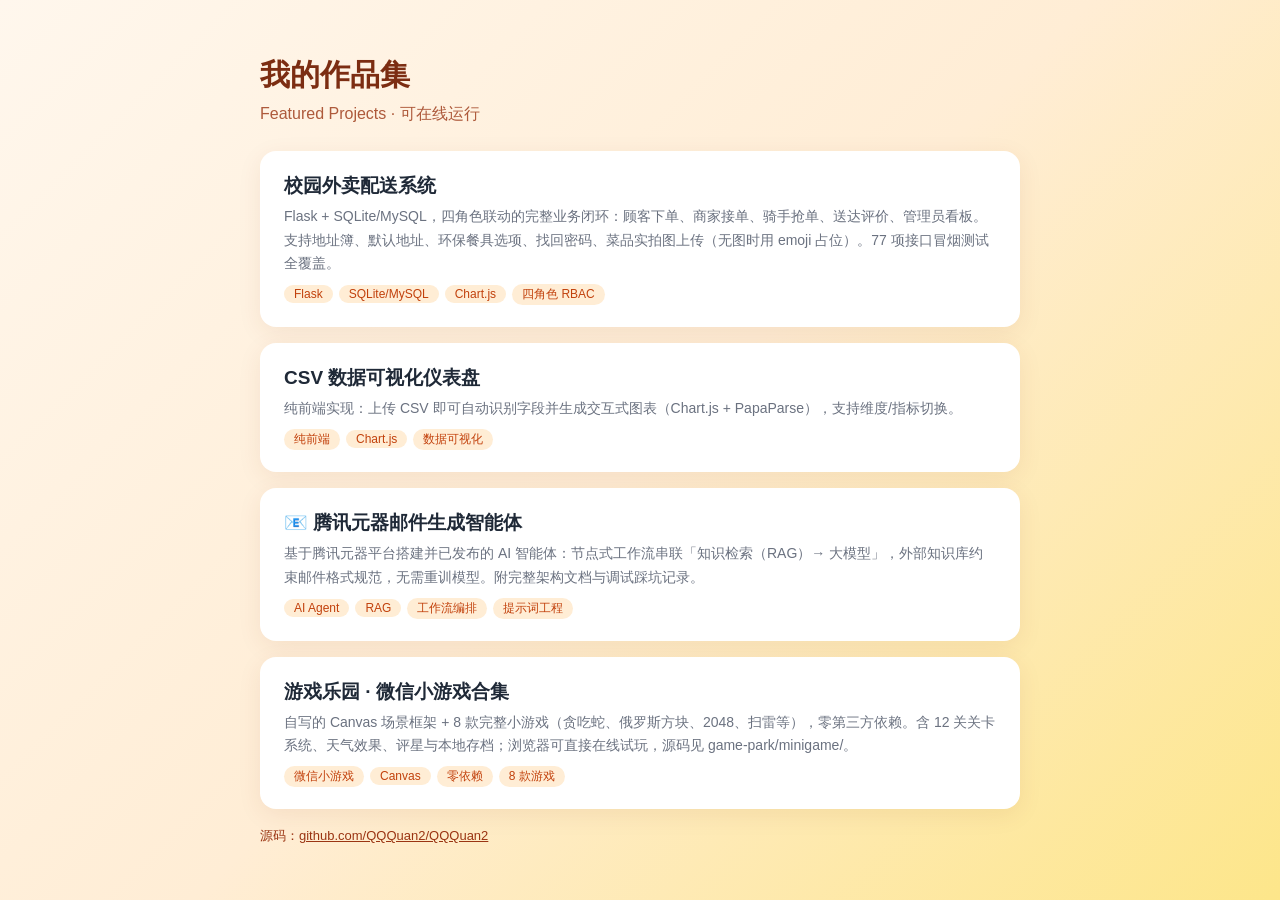
<file: index.html>
<!DOCTYPE html>
<html lang="zh-CN">
<head>
  <meta charset="UTF-8" />
  <meta name="viewport" content="width=device-width, initial-scale=1.0" />
  <title>作品集 · QQQuan2</title>
  <style>
    * { margin: 0; padding: 0; box-sizing: border-box; }
    body {
      font-family: "PingFang SC", "Microsoft YaHei", sans-serif;
      min-height: 100vh; display: flex; align-items: center; justify-content: center;
      background: linear-gradient(135deg, #fff7ed 0%, #ffedd5 50%, #fde68a 100%);
      padding: 24px;
    }
    .wrap { max-width: 760px; width: 100%; }
    h1 { font-size: 30px; color: #7c2d12; margin-bottom: 8px; }
    p.sub { color: #9a3412; opacity: .8; margin-bottom: 26px; }
    .card {
      background: #fff; border-radius: 16px; padding: 22px 24px; margin-bottom: 16px;
      box-shadow: 0 6px 24px rgba(124, 45, 18, .08); display: block; text-decoration: none;
      transition: transform .15s, box-shadow .15s;
    }
    .card:hover { transform: translateY(-3px); box-shadow: 0 10px 30px rgba(124, 45, 18, .14); }
    .card h2 { font-size: 19px; color: #1f2937; margin-bottom: 6px; }
    .card p { font-size: 14px; color: #6b7280; line-height: 1.7; }
    .tag {
      display: inline-block; font-size: 12px; color: #c2410c; background: #ffedd5;
      border-radius: 999px; padding: 2px 10px; margin-right: 6px; margin-top: 8px;
    }
    .links { margin-top: 18px; font-size: 13px; color: #9a3412; }
    .links a { color: #9a3412; }
  </style>
</head>
<body>
  <main class="wrap">
    <h1>我的作品集</h1>
    <p class="sub">Featured Projects · 可在线运行</p>

    <a class="card" href="./waimai-preview/">
      <h2>校园外卖配送系统</h2>
      <p>Flask + SQLite/MySQL，四角色联动的完整业务闭环：顾客下单、商家接单、骑手抢单、送达评价、管理员看板。支持地址簿、默认地址、环保餐具选项、找回密码、菜品实拍图上传（无图时用 emoji 占位）。77 项接口冒烟测试全覆盖。</p>
      <span class="tag">Flask</span><span class="tag">SQLite/MySQL</span><span class="tag">Chart.js</span><span class="tag">四角色 RBAC</span>
    </a>

    <a class="card" href="./csv-dashboard/">
      <h2>CSV 数据可视化仪表盘</h2>
      <p>纯前端实现：上传 CSV 即可自动识别字段并生成交互式图表（Chart.js + PapaParse），支持维度/指标切换。</p>
      <span class="tag">纯前端</span><span class="tag">Chart.js</span><span class="tag">数据可视化</span>
    </a>

    <a class="card" href="https://github.com/QQQuan2/QQQuan2/tree/main/yuanqi-email-agent">
      <h2>📧 腾讯元器邮件生成智能体</h2>
      <p>基于腾讯元器平台搭建并已发布的 AI 智能体：节点式工作流串联「知识检索（RAG）→ 大模型」，外部知识库约束邮件格式规范，无需重训模型。附完整架构文档与调试踩坑记录。</p>
      <span class="tag">AI Agent</span><span class="tag">RAG</span><span class="tag">工作流编排</span><span class="tag">提示词工程</span>
    </a>

    <a class="card" href="./game-park/demo/">
      <h2>游戏乐园 · 微信小游戏合集</h2>
      <p>自写的 Canvas 场景框架 + 8 款完整小游戏（贪吃蛇、俄罗斯方块、2048、扫雷等），零第三方依赖。含 12 关关卡系统、天气效果、评星与本地存档；浏览器可直接在线试玩，源码见 game-park/minigame/。</p>
      <span class="tag">微信小游戏</span><span class="tag">Canvas</span><span class="tag">零依赖</span><span class="tag">8 款游戏</span>
    </a>

    <div class="links">
      源码：<a href="https://github.com/QQQuan2/QQQuan2">github.com/QQQuan2/QQQuan2</a>
    </div>
  </main>
</body>
</html>
</file>
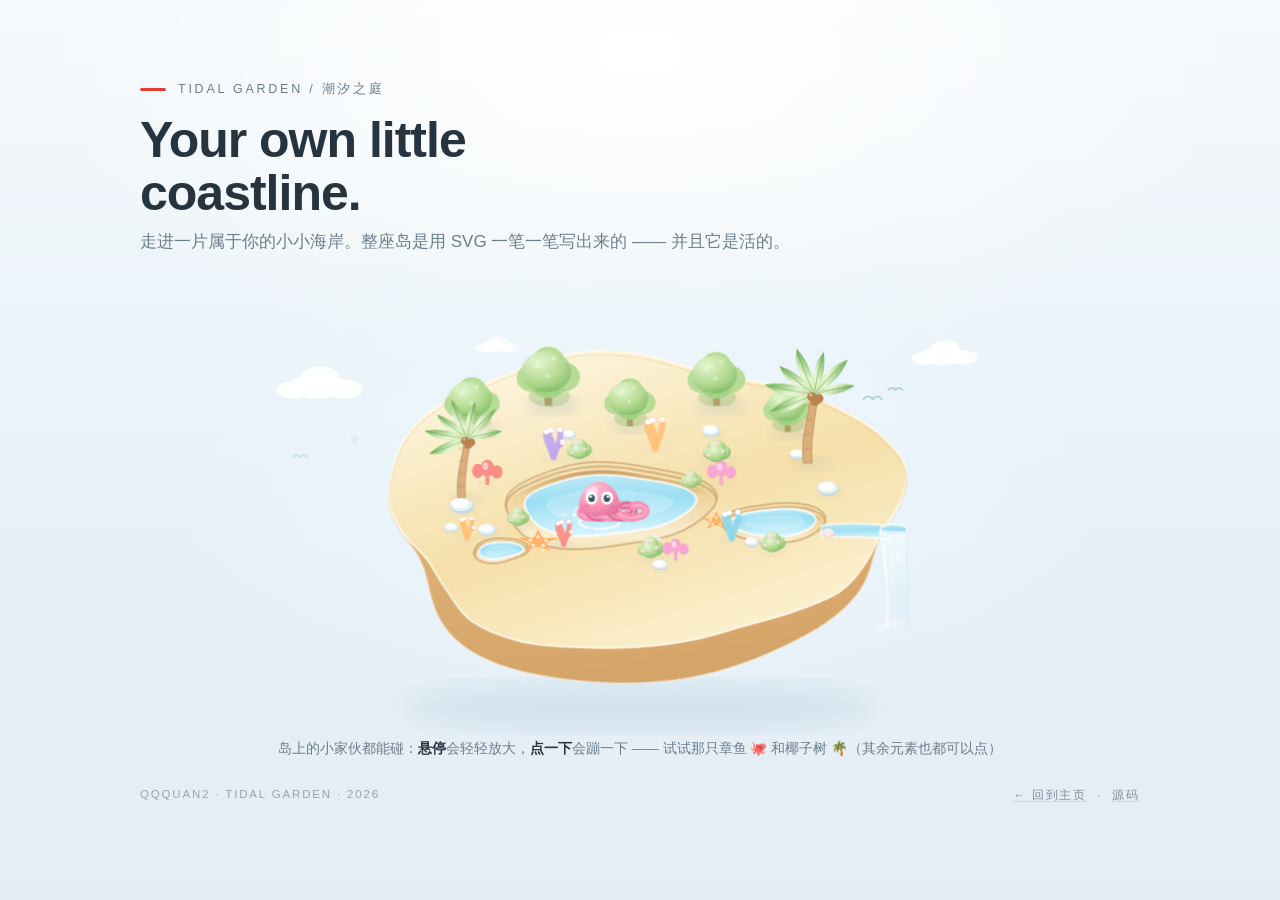
<file: island/index.html>
<!DOCTYPE html>
<html lang="zh-CN">
<head>
<meta charset="utf-8"/>
<meta name="viewport" content="width=device-width,initial-scale=1"/>
<title>Tidal Garden · 潮汐之庭 — QQQuan2</title>
<meta name="description" content="A floating isometric island, hand-coded in SVG. Click the octopus, the palm, the coral."/>
<style>
  :root{
    --ink:#26343f; --ink-soft:#6b7d8c; --accent:#e2402f; --bg:#eef4f8;
    --font:-apple-system,BlinkMacSystemFont,'Segoe UI','PingFang SC',
           'Hiragino Sans GB','Microsoft YaHei',Roboto,Helvetica,Arial,sans-serif;
  }
  *{box-sizing:border-box}
  html,body{margin:0;padding:0}
  body{
    font-family:var(--font); color:var(--ink); background:var(--bg);
    min-height:100vh; display:flex; align-items:center; justify-content:center;
    padding:48px 20px 64px;
    background-image:
      radial-gradient(1000px 520px at 50% 6%, #ffffff 0%, rgba(255,255,255,0) 62%),
      linear-gradient(180deg,#f4f9fc 0%,#e9f1f7 55%,#e3edf4 100%);
    background-attachment:fixed;
  }
  .wrap{width:100%; max-width:1000px; margin:0 auto}
  .eyebrow{display:flex; align-items:center; gap:12px; font-size:12.5px;
    letter-spacing:.22em; text-transform:uppercase; color:var(--ink-soft)}
  .eyebrow::before{content:""; width:26px; height:3px; border-radius:2px;
    background:var(--accent)}
  h1{margin:16px 0 6px; font-size:clamp(30px,5vw,50px); line-height:1.06;
    letter-spacing:-.02em; font-weight:800; max-width:16ch}
  .lede{margin:10px 0 0; color:var(--ink-soft); font-size:clamp(14px,1.7vw,17px)}
  .stage{margin:26px 0 0; position:relative}
  .stage svg{display:block; width:100%; height:auto; overflow:visible}
  .hint{margin:6px 0 0; text-align:center; color:var(--ink-soft); font-size:13.5px}
  .hint b{color:var(--ink)}
  .hint kbd{font-family:var(--font); font-size:12px; padding:1px 6px;
    border:1px solid #cbd9e3; border-bottom-width:2px; border-radius:6px;
    background:#fff}
  .foot{margin:30px 0 0; display:flex; justify-content:space-between;
    gap:12px; flex-wrap:wrap; color:#93a5b3; font-size:11.5px;
    letter-spacing:.16em; text-transform:uppercase}
  .foot a{color:#7b8e9d; text-decoration:none; border-bottom:1px solid #cddae3}
  .foot a:hover{color:var(--ink)}
  #toast{position:fixed; left:50%; bottom:30px; transform:translate(-50%,16px);
    background:rgba(29,43,54,.94); color:#fff; padding:10px 18px; border-radius:999px;
    font-size:13.5px; opacity:0; pointer-events:none; transition:.28s ease;
    box-shadow:0 10px 30px rgba(20,40,55,.25); max-width:88vw; text-align:center}
  #toast.on{opacity:1; transform:translate(-50%,0)}
  /* ---- interactivity: hover grows, click pops ---- */
  .hot{cursor:pointer; transition:transform .36s cubic-bezier(.34,1.56,.64,1),
       filter .3s ease; will-change:transform}
  .hot:hover{transform:scale(1.075);
    filter:drop-shadow(0 7px 12px rgba(50,95,125,.28))}
  .hot:active{transform:scale(1.02)}
  .hot.pop{animation:pop .56s cubic-bezier(.34,1.56,.64,1)}
  .hot:focus-visible{outline:none}
  @keyframes pop{
    0%{transform:scale(1)}
    38%{transform:scale(1.16) rotate(-1.6deg)}
    70%{transform:scale(1.04) rotate(.6deg)}
    100%{transform:scale(1)}
  }
  @media (prefers-reduced-motion:reduce){
    .hot{transition:none} .hot.pop{animation:none}
  }
  @media (max-width:640px){ body{padding:30px 14px 48px} .foot{font-size:10.5px} }
</style>
</head>
<body>
<main class="wrap">
  <div class="eyebrow">Tidal Garden&nbsp;/&nbsp;潮汐之庭</div>
  <h1>Your own little coastline.</h1>
  <p class="lede">走进一片属于你的小小海岸。整座岛是用 SVG 一笔一笔写出来的 —— 并且它是活的。</p>

  <div class="stage">
<svg xmlns="http://www.w3.org/2000/svg" viewBox="0 0 1100 500" width="1100" height="500" role="img" aria-label="A floating isometric island: a sand isle with two turquoise lagoons, a pink octopus, coral, a coconut palm and a waterfall drifting over a soft sky."><defs><linearGradient id="top" x1="0.15" y1="0" x2="0.7" y2="1"><stop offset="0" stop-color="#fef8e4"/><stop offset="0.55" stop-color="#f6e0aa"/><stop offset="1" stop-color="#fdf2d3"/></linearGradient><linearGradient id="wall" x1="0.1" y1="0" x2="0.35" y2="1"><stop offset="0" stop-color="#f6e2b4"/><stop offset="0.45" stop-color="#dfb377"/><stop offset="1" stop-color="#d5a469"/></linearGradient><linearGradient id="bank" x1="0.5" y1="0" x2="0.5" y2="1"><stop offset="0" stop-color="#cfa267"/><stop offset="0.30" stop-color="#f0d49c"/><stop offset="0.75" stop-color="#fbeed0"/><stop offset="1" stop-color="#f0dcae"/></linearGradient><linearGradient id="water" x1="0.45" y1="0" x2="0.55" y2="1"><stop offset="0" stop-color="#bdeaf8"/><stop offset="0.4" stop-color="#9adff3"/><stop offset="1" stop-color="#dcf6ff"/></linearGradient><radialGradient id="fol" cx="0.35" cy="0.26" r="0.85"><stop offset="0" stop-color="#eaf8d6"/><stop offset="0.55" stop-color="#b7dc95"/><stop offset="1" stop-color="#7cb860"/></radialGradient><linearGradient id="leaf" x1="0" y1="0" x2="1" y2="0.4"><stop offset="0" stop-color="#b7dc95"/><stop offset="0.5" stop-color="#eaf8d6"/><stop offset="1" stop-color="#7cb860"/></linearGradient><radialGradient id="octo" cx="0.34" cy="0.22" r="0.9"><stop offset="0" stop-color="#ffc2d8"/><stop offset="0.6" stop-color="#f993b6"/><stop offset="1" stop-color="#e2739c"/></radialGradient><linearGradient id="shell" x1="0.3" y1="0" x2="0.7" y2="1"><stop offset="0" stop-color="#fff4f0"/><stop offset="1" stop-color="#f7c9c0"/></linearGradient><linearGradient id="fall" x1="0" y1="0" x2="0" y2="1"><stop offset="0" stop-color="#ffffff" stop-opacity="0.55"/><stop offset="0.35" stop-color="#eafaff" stop-opacity="0.42"/><stop offset="0.72" stop-color="#cdeefb" stop-opacity="0.20"/><stop offset="1" stop-color="#bfe8fa" stop-opacity="0.02"/></linearGradient><radialGradient id="halo" cx="0.5" cy="0.5" r="0.5"><stop offset="0" stop-color="#ffffff" stop-opacity="0.95"/><stop offset="0.55" stop-color="#eaf6fd" stop-opacity="0.55"/><stop offset="1" stop-color="#eaf6fd" stop-opacity="0"/></radialGradient><filter id="soft" x="-80%%" y="-80%%" width="260%%" height="260%%"><feGaussianBlur stdDeviation="7"/></filter><filter id="blur14" x="-80%%" y="-80%%" width="260%%" height="260%%"><feGaussianBlur stdDeviation="16"/></filter><filter id="blur4" x="-80%%" y="-80%%" width="260%%" height="260%%"><feGaussianBlur stdDeviation="4"/></filter></defs><ellipse cx="550" cy="224" rx="520" ry="270" fill="url(#halo)"/><g class="hot" data-key="cloud" style="transform-box:view-box;transform-origin:196.0px 118.0px"><title>a passing cloud</title><g transform="translate(0,0)"><animateTransform attributeName="transform" type="translate" values="0 0; 0 -4.0; 0 0" keyTimes="0;0.5;1" calcMode="spline" keySplines="0.45 0 0.55 1" dur="15.00s" begin="0s" repeatCount="indefinite"/><g fill="#ffffff" fill-opacity="0.95"><ellipse cx="196.0" cy="118.0" rx="31.5" ry="13.7"/><ellipse cx="168.7" cy="122.2" rx="18.9" ry="9.5"/><ellipse cx="224.3" cy="121.2" rx="21.0" ry="10.5"/><ellipse cx="198.1" cy="108.5" rx="21.0" ry="12.6"/></g></g></g><g class="hot" data-key="cloud" style="transform-box:view-box;transform-origin:884.0px 84.0px"><title>a passing cloud</title><g transform="translate(0,0)"><animateTransform attributeName="transform" type="translate" values="0 0; 0 -4.0; 0 0" keyTimes="0;0.5;1" calcMode="spline" keySplines="0.45 0 0.55 1" dur="15.00s" begin="1.4s" repeatCount="indefinite"/><g fill="#ffffff" fill-opacity="0.80"><ellipse cx="884.0" cy="84.0" rx="24.0" ry="10.4"/><ellipse cx="863.2" cy="87.2" rx="14.4" ry="7.2"/><ellipse cx="905.6" cy="86.4" rx="16.0" ry="8.0"/><ellipse cx="885.6" cy="76.8" rx="16.0" ry="9.6"/></g></g></g><g class="hot" data-key="cloud" style="transform-box:view-box;transform-origin:742.0px 158.0px"><title>a passing cloud</title><g transform="translate(0,0)"><animateTransform attributeName="transform" type="translate" values="0 0; 0 -4.0; 0 0" keyTimes="0;0.5;1" calcMode="spline" keySplines="0.45 0 0.55 1" dur="15.00s" begin="2.6s" repeatCount="indefinite"/><g fill="#ffffff" fill-opacity="0.62"><ellipse cx="742.0" cy="158.0" rx="15.0" ry="6.5"/><ellipse cx="729.0" cy="160.0" rx="9.0" ry="4.5"/><ellipse cx="755.5" cy="159.5" rx="10.0" ry="5.0"/><ellipse cx="743.0" cy="153.5" rx="10.0" ry="6.0"/></g></g></g><g class="hot" data-key="cloud" style="transform-box:view-box;transform-origin:392.0px 74.0px"><title>a passing cloud</title><g transform="translate(0,0)"><animateTransform attributeName="transform" type="translate" values="0 0; 0 -4.0; 0 0" keyTimes="0;0.5;1" calcMode="spline" keySplines="0.45 0 0.55 1" dur="15.00s" begin="0.8s" repeatCount="indefinite"/><g fill="#ffffff" fill-opacity="0.70"><ellipse cx="392.0" cy="74.0" rx="16.5" ry="7.2"/><ellipse cx="377.7" cy="76.2" rx="9.9" ry="5.0"/><ellipse cx="406.9" cy="75.7" rx="11.0" ry="5.5"/><ellipse cx="393.1" cy="69.0" rx="11.0" ry="6.6"/></g></g></g><g transform="translate(796,132)" fill="none" stroke="#a9cbdd" stroke-width="2.2" stroke-linecap="round" opacity="0.8"><path d="M 0,0 Q 5,-5.5 10,0 Q 15,-5.5 20,0"/><path d="M 27,-10 Q 31,-14 35,-10 Q 39,-14 43,-10"/></g><g transform="translate(168,196)" fill="none" stroke="#b6d6e6" stroke-width="1.9" stroke-linecap="round" opacity="0.6"><path d="M 0,0 Q 4,-4.5 8,0 Q 12,-4.5 16,0"/></g><path d="M 236.0,169.0 C 237.5,174.5 237.5,174.5 243.0,176.0 C 237.5,177.5 237.5,177.5 236.0,183.0 C 234.5,177.5 234.5,177.5 229.0,176.0 C 234.5,174.5 234.5,174.5 236.0,169.0 Z" fill="#bfe4f5" opacity="0"><animate attributeName="opacity" values="0;0.85;0" dur="4.6s" begin="0s" repeatCount="indefinite"/></path><path d="M 306.0,209.6 C 307.0,213.0 307.0,213.0 310.4,214.0 C 307.0,215.0 307.0,215.0 306.0,218.4 C 305.0,215.0 305.0,215.0 301.6,214.0 C 305.0,213.0 305.0,213.0 306.0,209.6 Z" fill="#bfe4f5" opacity="0"><animate attributeName="opacity" values="0;0.85;0" dur="4.6s" begin="1.6s" repeatCount="indefinite"/></path><path d="M 912.0,220.4 C 913.2,224.8 913.2,224.8 917.6,226.0 C 913.2,227.2 913.2,227.2 912.0,231.6 C 910.8,227.2 910.8,227.2 906.4,226.0 C 910.8,224.8 910.8,224.8 912.0,220.4 Z" fill="#bfe4f5" opacity="0"><animate attributeName="opacity" values="0;0.85;0" dur="4.6s" begin="2.8s" repeatCount="indefinite"/></path><path d="M 846.0,332.0 C 846.9,335.1 846.9,335.1 850.0,336.0 C 846.9,336.9 846.9,336.9 846.0,340.0 C 845.1,336.9 845.1,336.9 842.0,336.0 C 845.1,335.1 845.1,335.1 846.0,332.0 Z" fill="#bfe4f5" opacity="0"><animate attributeName="opacity" values="0;0.85;0" dur="4.6s" begin="1.1s" repeatCount="indefinite"/></path><path d="M 150.0,315.4 C 151.0,319.0 151.0,319.0 154.6,320.0 C 151.0,321.0 151.0,321.0 150.0,324.6 C 149.0,321.0 149.0,321.0 145.4,320.0 C 149.0,319.0 149.0,319.0 150.0,315.4 Z" fill="#bfe4f5" opacity="0"><animate attributeName="opacity" values="0;0.85;0" dur="4.6s" begin="3.4s" repeatCount="indefinite"/></path><ellipse cx="550" cy="470" rx="262" ry="26" fill="#7ea9c6" fill-opacity="0.20" filter="url(#blur14)"/><clipPath id="cp-island"><path d="M 837.1,244.0 C 832.7,256.1 822.0,267.2 815.5,278.6 C 809.1,290.0 805.9,301.4 798.2,312.3 C 790.6,323.2 782.7,335.2 769.6,344.1 C 756.6,353.0 737.2,359.5 719.9,365.7 C 702.6,372.0 683.9,376.2 665.8,381.4 C 647.6,386.5 630.2,392.6 610.9,396.5 C 591.6,400.4 570.9,403.3 550.0,404.8 C 529.1,406.3 507.3,406.3 485.6,405.3 C 463.8,404.3 439.6,403.6 419.5,398.8 C 399.4,394.0 379.0,386.0 365.1,376.5 C 351.3,366.9 344.8,352.6 336.5,341.3 C 328.3,329.9 323.7,319.0 315.8,308.5 C 307.8,297.9 295.6,288.8 288.6,278.1 C 281.7,267.3 275.6,255.6 273.8,244.0 C 272.1,232.4 275.0,220.3 278.2,208.6 C 281.4,196.8 285.2,184.5 293.1,173.3 C 300.9,162.1 311.7,150.8 325.1,141.5 C 338.5,132.2 356.8,125.1 373.6,117.6 C 390.3,110.1 407.1,102.6 425.6,96.4 C 444.2,90.2 463.9,82.7 484.7,80.4 C 505.4,78.2 529.4,80.0 550.0,82.9 C 570.6,85.9 589.4,93.7 608.2,98.2 C 627.0,102.8 644.2,106.1 662.8,110.2 C 681.4,114.2 701.6,116.9 719.6,122.4 C 737.6,128.0 755.0,135.2 770.8,143.4 C 786.6,151.5 802.6,160.8 814.4,171.2 C 826.2,181.7 838.1,193.8 841.8,205.9 C 845.6,218.1 841.5,231.9 837.1,244.0 Z"/></clipPath><g transform="translate(0,0)"><animateTransform attributeName="transform" type="translate" values="0 0; 0 -9.0; 0 0" keyTimes="0;0.5;1" calcMode="spline" keySplines="0.45 0 0.55 1" dur="7.20s" begin="0s" repeatCount="indefinite"/><path d="M 837.1,244.0 C 836.2,245.8 835.2,247.6 834.2,249.4 C 833.2,251.1 832.1,252.9 831.0,254.6 C 829.9,256.4 828.8,258.1 827.8,259.8 C 826.7,261.5 825.6,263.2 824.5,264.9 C 823.5,266.6 822.4,268.2 821.4,269.9 C 820.4,271.5 819.5,273.2 818.6,274.9 C 817.6,276.5 816.8,278.2 816.0,279.8 C 815.1,281.5 814.4,283.1 813.7,284.8 C 813.0,286.5 812.3,288.2 811.7,289.9 C 811.0,291.6 810.5,293.3 809.9,295.0 C 809.4,296.7 808.9,298.5 808.4,300.2 C 807.9,302.0 807.4,303.7 806.9,305.5 C 806.4,307.3 806.0,309.1 805.5,310.9 C 804.9,312.7 804.4,314.6 803.9,316.4 C 803.3,318.2 802.7,320.1 802.1,321.9 C 801.4,323.8 800.7,325.7 799.9,327.5 C 799.1,329.4 798.3,331.2 797.4,333.1 C 796.5,334.9 795.5,336.7 794.4,338.6 C 793.3,340.4 792.1,342.2 790.9,344.0 C 789.6,345.8 788.3,347.6 786.9,349.4 C 785.5,351.1 783.9,352.9 782.4,354.6 C 780.8,356.3 779.1,358.0 777.4,359.7 C 775.7,361.4 773.9,363.1 772.0,364.7 C 770.1,366.4 768.2,368.0 766.2,369.6 C 764.2,371.2 762.2,372.8 760.1,374.4 C 758.0,376.0 755.8,377.6 753.6,379.1 C 751.4,380.6 749.0,382.1 746.7,383.6 C 744.3,385.1 741.9,386.5 739.4,387.9 C 737.0,389.4 734.5,390.8 731.9,392.2 C 729.3,393.6 726.7,394.9 724.1,396.3 C 721.5,397.6 718.8,399.0 716.1,400.3 C 713.4,401.7 710.6,403.0 707.8,404.3 C 705.1,405.6 702.2,406.9 699.4,408.2 C 696.5,409.5 693.6,410.7 690.7,412.0 C 687.8,413.2 684.8,414.5 681.8,415.7 C 678.8,416.9 675.7,418.1 672.7,419.3 C 669.6,420.5 666.4,421.7 663.2,422.8 C 660.1,423.9 656.8,425.1 653.6,426.1 C 650.3,427.2 647.0,428.3 643.6,429.3 C 640.2,430.3 636.8,431.2 633.4,432.1 C 629.9,433.1 626.4,433.9 622.9,434.8 C 619.4,435.6 615.8,436.4 612.2,437.1 C 608.5,437.8 604.9,438.5 601.2,439.1 C 597.5,439.8 593.8,440.3 590.1,440.9 C 586.3,441.4 582.5,441.8 578.7,442.2 C 575.0,442.6 571.1,443.0 567.3,443.3 C 563.5,443.5 559.6,443.8 555.8,444.0 C 551.9,444.2 548.1,444.3 544.2,444.4 C 540.3,444.5 536.5,444.5 532.6,444.5 C 528.7,444.5 524.8,444.4 521.0,444.3 C 517.1,444.2 513.2,444.0 509.3,443.9 C 505.5,443.7 501.6,443.4 497.7,443.2 C 493.9,442.9 490.0,442.6 486.2,442.3 C 482.4,441.9 478.5,441.5 474.7,441.1 C 470.9,440.7 467.1,440.2 463.3,439.7 C 459.5,439.2 455.7,438.6 452.0,438.0 C 448.2,437.4 444.5,436.8 440.8,436.1 C 437.1,435.4 433.4,434.7 429.7,433.9 C 426.1,433.1 422.5,432.3 418.9,431.4 C 415.4,430.5 411.8,429.5 408.4,428.5 C 404.9,427.5 401.5,426.4 398.2,425.2 C 394.8,424.1 391.6,422.9 388.4,421.6 C 385.2,420.3 382.1,419.0 379.1,417.6 C 376.1,416.1 373.1,414.7 370.3,413.1 C 367.5,411.5 364.8,409.9 362.2,408.2 C 359.6,406.6 357.1,404.8 354.8,403.0 C 352.4,401.2 350.2,399.3 348.1,397.4 C 346.0,395.5 344.0,393.5 342.2,391.5 C 340.3,389.5 338.6,387.4 337.0,385.3 C 335.4,383.2 333.9,381.1 332.6,379.0 C 331.2,376.8 330.0,374.7 328.8,372.5 C 327.7,370.3 326.6,368.1 325.7,366.0 C 324.8,363.8 323.9,361.6 323.1,359.4 C 322.4,357.3 321.7,355.1 321.1,353.0 C 320.4,350.8 319.9,348.7 319.3,346.6 C 318.8,344.5 318.3,342.4 317.8,340.4 C 317.3,338.4 316.9,336.4 316.4,334.4 C 315.9,332.4 315.5,330.5 315.0,328.6 C 314.5,326.7 314.0,324.9 313.4,323.0 C 312.9,321.2 312.3,319.5 311.7,317.7 C 311.0,316.0 310.3,314.3 309.6,312.6 C 308.9,310.9 308.1,309.2 307.3,307.6 C 306.4,306.0 305.5,304.4 304.6,302.8 C 303.6,301.2 302.6,299.6 301.6,298.0 C 300.6,296.5 299.5,294.9 298.4,293.4 C 297.3,291.8 296.2,290.2 295.1,288.7 C 294.0,287.1 292.8,285.6 291.7,284.0 C 290.6,282.4 289.4,280.8 288.4,279.2 C 287.3,277.6 286.2,276.0 285.2,274.4 C 284.2,272.8 283.2,271.2 282.3,269.5 C 281.4,267.9 280.5,266.2 279.7,264.5 C 278.9,262.9 278.2,261.2 277.6,259.5 C 276.9,257.8 276.4,256.1 275.9,254.4 C 275.4,252.7 274.9,250.9 274.6,249.2 C 274.3,247.5 274.0,245.7 273.8,244.0 C 273.7,242.3 273.6,240.5 273.5,238.8 C 273.5,237.0 273.5,235.3 273.6,233.5 C 273.7,231.8 273.9,230.1 274.1,228.3 C 274.3,226.6 274.6,224.8 274.9,223.1 C 275.2,221.3 275.5,219.6 275.9,217.9 C 276.3,216.1 276.7,214.4 277.1,212.6 C 277.6,210.9 278.0,209.2 278.5,207.4 C 279.0,205.7 279.6,204.0 280.1,202.2 C 280.7,200.5 281.3,198.7 281.9,197.0 C 282.5,195.3 283.2,193.5 283.9,191.8 C 284.6,190.1 285.3,188.3 286.1,186.6 C 286.8,184.8 287.6,183.1 288.5,181.4 C 289.4,179.7 290.3,177.9 291.3,176.2 C 292.3,174.5 293.3,172.8 294.5,171.1 C 295.6,169.4 296.8,167.7 298.0,166.1 C 299.3,164.4 300.6,162.8 302.0,161.1 C 303.5,159.5 305.0,157.9 306.5,156.4 C 308.1,154.8 309.8,153.2 311.5,151.7 C 313.3,150.2 315.1,148.7 317.0,147.3 C 318.9,145.8 320.8,144.4 322.9,143.0 C 324.9,141.6 327.0,140.2 329.2,138.9 C 331.4,137.6 333.6,136.3 335.9,135.0 C 338.2,133.8 340.5,132.6 342.9,131.4 C 345.2,130.2 347.6,129.0 350.1,127.8 C 352.5,126.7 355.0,125.6 357.4,124.5 C 359.9,123.4 362.4,122.3 364.9,121.2 C 367.4,120.1 370.0,119.1 372.5,118.0 C 375.0,117.0 377.5,115.9 380.1,114.9 C 382.6,113.8 385.1,112.8 387.7,111.8 C 390.2,110.7 392.7,109.7 395.3,108.7 C 397.8,107.6 400.3,106.6 402.9,105.5 C 405.4,104.5 408.0,103.5 410.6,102.4 C 413.1,101.4 415.7,100.3 418.3,99.3 C 420.9,98.3 423.5,97.2 426.2,96.2 C 428.9,95.2 431.5,94.2 434.3,93.2 C 437.0,92.2 439.7,91.3 442.5,90.3 C 445.3,89.4 448.1,88.5 451.0,87.7 C 453.9,86.8 456.8,86.0 459.7,85.2 C 462.7,84.5 465.7,83.8 468.7,83.1 C 471.7,82.5 474.8,81.9 477.9,81.4 C 481.0,80.9 484.2,80.4 487.4,80.1 C 490.5,79.7 493.8,79.4 497.0,79.2 C 500.2,79.0 503.4,78.9 506.7,78.9 C 509.9,78.8 513.2,78.9 516.4,79.0 C 519.7,79.1 522.9,79.3 526.2,79.6 C 529.4,79.9 532.6,80.2 535.8,80.6 C 539.0,81.1 542.2,81.6 545.3,82.1 C 548.5,82.6 551.6,83.2 554.6,83.9 C 557.7,84.5 560.7,85.2 563.7,85.9 C 566.7,86.6 569.7,87.4 572.6,88.2 C 575.5,88.9 578.4,89.7 581.2,90.5 C 584.1,91.3 586.9,92.1 589.6,92.9 C 592.4,93.7 595.1,94.5 597.9,95.3 C 600.6,96.1 603.3,96.9 605.9,97.6 C 608.6,98.4 611.3,99.1 613.9,99.8 C 616.6,100.5 619.2,101.2 621.8,101.8 C 624.5,102.5 627.1,103.1 629.8,103.7 C 632.4,104.3 635.1,104.9 637.7,105.5 C 640.4,106.0 643.1,106.5 645.8,107.1 C 648.5,107.6 651.2,108.1 653.9,108.6 C 656.7,109.1 659.4,109.6 662.2,110.1 C 665.0,110.6 667.7,111.0 670.5,111.5 C 673.3,112.0 676.1,112.5 678.9,113.1 C 681.8,113.6 684.6,114.1 687.4,114.7 C 690.2,115.2 693.0,115.8 695.9,116.4 C 698.7,117.0 701.5,117.7 704.3,118.4 C 707.1,119.0 709.8,119.7 712.6,120.5 C 715.3,121.2 718.1,122.0 720.8,122.8 C 723.5,123.6 726.2,124.5 728.8,125.3 C 731.5,126.2 734.1,127.1 736.7,128.1 C 739.3,129.0 741.9,130.0 744.4,131.1 C 746.9,132.1 749.4,133.1 751.9,134.2 C 754.4,135.3 756.8,136.4 759.2,137.5 C 761.6,138.7 764.0,139.9 766.3,141.0 C 768.7,142.2 771.0,143.4 773.3,144.7 C 775.6,145.9 777.9,147.2 780.1,148.5 C 782.4,149.7 784.6,151.0 786.8,152.4 C 789.0,153.7 791.2,155.0 793.4,156.4 C 795.5,157.8 797.6,159.1 799.7,160.6 C 801.8,162.0 803.9,163.4 805.9,164.8 C 808.0,166.3 810.0,167.8 811.9,169.3 C 813.9,170.8 815.8,172.3 817.6,173.9 C 819.4,175.4 821.2,177.0 822.9,178.6 C 824.6,180.3 826.3,181.9 827.8,183.6 C 829.4,185.2 830.8,186.9 832.2,188.6 C 833.6,190.4 834.8,192.1 836.0,193.9 C 837.1,195.6 838.2,197.4 839.1,199.3 C 840.0,201.1 840.8,202.9 841.4,204.7 C 842.1,206.6 842.6,208.5 843.0,210.3 C 843.4,212.2 843.7,214.1 843.8,216.0 C 843.9,217.9 843.9,219.8 843.8,221.7 C 843.7,223.6 843.4,225.4 843.1,227.3 C 842.7,229.2 842.2,231.1 841.6,233.0 C 841.1,234.8 840.4,236.7 839.6,238.5 C 838.9,240.4 838.0,242.2 837.1,244.0 Z" fill="url(#wall)"/><path d="M 837.1,244.0 C 836.2,245.8 835.2,247.6 834.2,249.4 C 833.2,251.1 832.1,252.9 831.0,254.6 C 829.9,256.4 828.8,258.1 827.8,259.8 C 826.7,261.5 825.6,263.2 824.5,264.9 C 823.5,266.6 822.4,268.2 821.4,269.9 C 820.4,271.5 819.5,273.2 818.6,274.9 C 817.6,276.5 816.8,278.2 816.0,279.8 C 815.1,281.5 814.4,283.1 813.7,284.8 C 813.0,286.5 812.3,288.2 811.7,289.9 C 811.0,291.6 810.5,293.3 809.9,295.0 C 809.4,296.7 808.9,298.5 808.4,300.2 C 807.9,302.0 807.4,303.7 806.9,305.5 C 806.4,307.3 806.0,309.1 805.5,310.9 C 804.9,312.7 804.4,314.6 803.9,316.4 C 803.3,318.2 802.7,320.1 802.1,321.9 C 801.4,323.8 800.7,325.7 799.9,327.5 C 799.1,329.4 798.3,331.2 797.4,333.1 C 796.5,334.9 795.5,336.7 794.4,338.6 C 793.3,340.4 792.1,342.2 790.9,344.0 C 789.6,345.8 788.3,347.6 786.9,349.4 C 785.5,351.1 783.9,352.9 782.4,354.6 C 780.8,356.3 779.1,358.0 777.4,359.7 C 775.7,361.4 773.9,363.1 772.0,364.7 C 770.1,366.4 768.2,368.0 766.2,369.6 C 764.2,371.2 762.2,372.8 760.1,374.4 C 758.0,376.0 755.8,377.6 753.6,379.1 C 751.4,380.6 749.0,382.1 746.7,383.6 C 744.3,385.1 741.9,386.5 739.4,387.9 C 737.0,389.4 734.5,390.8 731.9,392.2 C 729.3,393.6 726.7,394.9 724.1,396.3 C 721.5,397.6 718.8,399.0 716.1,400.3 C 713.4,401.7 710.6,403.0 707.8,404.3 C 705.1,405.6 702.2,406.9 699.4,408.2 C 696.5,409.5 693.6,410.7 690.7,412.0 C 687.8,413.2 684.8,414.5 681.8,415.7 C 678.8,416.9 675.7,418.1 672.7,419.3 C 669.6,420.5 666.4,421.7 663.2,422.8 C 660.1,423.9 656.8,425.1 653.6,426.1 C 650.3,427.2 647.0,428.3 643.6,429.3 C 640.2,430.3 636.8,431.2 633.4,432.1 C 629.9,433.1 626.4,433.9 622.9,434.8 C 619.4,435.6 615.8,436.4 612.2,437.1 C 608.5,437.8 604.9,438.5 601.2,439.1 C 597.5,439.8 593.8,440.3 590.1,440.9 C 586.3,441.4 582.5,441.8 578.7,442.2 C 575.0,442.6 571.1,443.0 567.3,443.3 C 563.5,443.5 559.6,443.8 555.8,444.0 C 551.9,444.2 548.1,444.3 544.2,444.4 C 540.3,444.5 536.5,444.5 532.6,444.5 C 528.7,444.5 524.8,444.4 521.0,444.3 C 517.1,444.2 513.2,444.0 509.3,443.9 C 505.5,443.7 501.6,443.4 497.7,443.2 C 493.9,442.9 490.0,442.6 486.2,442.3 C 482.4,441.9 478.5,441.5 474.7,441.1 C 470.9,440.7 467.1,440.2 463.3,439.7 C 459.5,439.2 455.7,438.6 452.0,438.0 C 448.2,437.4 444.5,436.8 440.8,436.1 C 437.1,435.4 433.4,434.7 429.7,433.9 C 426.1,433.1 422.5,432.3 418.9,431.4 C 415.4,430.5 411.8,429.5 408.4,428.5 C 404.9,427.5 401.5,426.4 398.2,425.2 C 394.8,424.1 391.6,422.9 388.4,421.6 C 385.2,420.3 382.1,419.0 379.1,417.6 C 376.1,416.1 373.1,414.7 370.3,413.1 C 367.5,411.5 364.8,409.9 362.2,408.2 C 359.6,406.6 357.1,404.8 354.8,403.0 C 352.4,401.2 350.2,399.3 348.1,397.4 C 346.0,395.5 344.0,393.5 342.2,391.5 C 340.3,389.5 338.6,387.4 337.0,385.3 C 335.4,383.2 333.9,381.1 332.6,379.0 C 331.2,376.8 330.0,374.7 328.8,372.5 C 327.7,370.3 326.6,368.1 325.7,366.0 C 324.8,363.8 323.9,361.6 323.1,359.4 C 322.4,357.3 321.7,355.1 321.1,353.0 C 320.4,350.8 319.9,348.7 319.3,346.6 C 318.8,344.5 318.3,342.4 317.8,340.4 C 317.3,338.4 316.9,336.4 316.4,334.4 C 315.9,332.4 315.5,330.5 315.0,328.6 C 314.5,326.7 314.0,324.9 313.4,323.0 C 312.9,321.2 312.3,319.5 311.7,317.7 C 311.0,316.0 310.3,314.3 309.6,312.6 C 308.9,310.9 308.1,309.2 307.3,307.6 C 306.4,306.0 305.5,304.4 304.6,302.8 C 303.6,301.2 302.6,299.6 301.6,298.0 C 300.6,296.5 299.5,294.9 298.4,293.4 C 297.3,291.8 296.2,290.2 295.1,288.7 C 294.0,287.1 292.8,285.6 291.7,284.0 C 290.6,282.4 289.4,280.8 288.4,279.2 C 287.3,277.6 286.2,276.0 285.2,274.4 C 284.2,272.8 283.2,271.2 282.3,269.5 C 281.4,267.9 280.5,266.2 279.7,264.5 C 278.9,262.9 278.2,261.2 277.6,259.5 C 276.9,257.8 276.4,256.1 275.9,254.4 C 275.4,252.7 274.9,250.9 274.6,249.2 C 274.3,247.5 274.0,245.7 273.8,244.0 C 273.7,242.3 273.6,240.5 273.5,238.8 C 273.5,237.0 273.5,235.3 273.6,233.5 C 273.7,231.8 273.9,230.1 274.1,228.3 C 274.3,226.6 274.6,224.8 274.9,223.1 C 275.2,221.3 275.5,219.6 275.9,217.9 C 276.3,216.1 276.7,214.4 277.1,212.6 C 277.6,210.9 278.0,209.2 278.5,207.4 C 279.0,205.7 279.6,204.0 280.1,202.2 C 280.7,200.5 281.3,198.7 281.9,197.0 C 282.5,195.3 283.2,193.5 283.9,191.8 C 284.6,190.1 285.3,188.3 286.1,186.6 C 286.8,184.8 287.6,183.1 288.5,181.4 C 289.4,179.7 290.3,177.9 291.3,176.2 C 292.3,174.5 293.3,172.8 294.5,171.1 C 295.6,169.4 296.8,167.7 298.0,166.1 C 299.3,164.4 300.6,162.8 302.0,161.1 C 303.5,159.5 305.0,157.9 306.5,156.4 C 308.1,154.8 309.8,153.2 311.5,151.7 C 313.3,150.2 315.1,148.7 317.0,147.3 C 318.9,145.8 320.8,144.4 322.9,143.0 C 324.9,141.6 327.0,140.2 329.2,138.9 C 331.4,137.6 333.6,136.3 335.9,135.0 C 338.2,133.8 340.5,132.6 342.9,131.4 C 345.2,130.2 347.6,129.0 350.1,127.8 C 352.5,126.7 355.0,125.6 357.4,124.5 C 359.9,123.4 362.4,122.3 364.9,121.2 C 367.4,120.1 370.0,119.1 372.5,118.0 C 375.0,117.0 377.5,115.9 380.1,114.9 C 382.6,113.8 385.1,112.8 387.7,111.8 C 390.2,110.7 392.7,109.7 395.3,108.7 C 397.8,107.6 400.3,106.6 402.9,105.5 C 405.4,104.5 408.0,103.5 410.6,102.4 C 413.1,101.4 415.7,100.3 418.3,99.3 C 420.9,98.3 423.5,97.2 426.2,96.2 C 428.9,95.2 431.5,94.2 434.3,93.2 C 437.0,92.2 439.7,91.3 442.5,90.3 C 445.3,89.4 448.1,88.5 451.0,87.7 C 453.9,86.8 456.8,86.0 459.7,85.2 C 462.7,84.5 465.7,83.8 468.7,83.1 C 471.7,82.5 474.8,81.9 477.9,81.4 C 481.0,80.9 484.2,80.4 487.4,80.1 C 490.5,79.7 493.8,79.4 497.0,79.2 C 500.2,79.0 503.4,78.9 506.7,78.9 C 509.9,78.8 513.2,78.9 516.4,79.0 C 519.7,79.1 522.9,79.3 526.2,79.6 C 529.4,79.9 532.6,80.2 535.8,80.6 C 539.0,81.1 542.2,81.6 545.3,82.1 C 548.5,82.6 551.6,83.2 554.6,83.9 C 557.7,84.5 560.7,85.2 563.7,85.9 C 566.7,86.6 569.7,87.4 572.6,88.2 C 575.5,88.9 578.4,89.7 581.2,90.5 C 584.1,91.3 586.9,92.1 589.6,92.9 C 592.4,93.7 595.1,94.5 597.9,95.3 C 600.6,96.1 603.3,96.9 605.9,97.6 C 608.6,98.4 611.3,99.1 613.9,99.8 C 616.6,100.5 619.2,101.2 621.8,101.8 C 624.5,102.5 627.1,103.1 629.8,103.7 C 632.4,104.3 635.1,104.9 637.7,105.5 C 640.4,106.0 643.1,106.5 645.8,107.1 C 648.5,107.6 651.2,108.1 653.9,108.6 C 656.7,109.1 659.4,109.6 662.2,110.1 C 665.0,110.6 667.7,111.0 670.5,111.5 C 673.3,112.0 676.1,112.5 678.9,113.1 C 681.8,113.6 684.6,114.1 687.4,114.7 C 690.2,115.2 693.0,115.8 695.9,116.4 C 698.7,117.0 701.5,117.7 704.3,118.4 C 707.1,119.0 709.8,119.7 712.6,120.5 C 715.3,121.2 718.1,122.0 720.8,122.8 C 723.5,123.6 726.2,124.5 728.8,125.3 C 731.5,126.2 734.1,127.1 736.7,128.1 C 739.3,129.0 741.9,130.0 744.4,131.1 C 746.9,132.1 749.4,133.1 751.9,134.2 C 754.4,135.3 756.8,136.4 759.2,137.5 C 761.6,138.7 764.0,139.9 766.3,141.0 C 768.7,142.2 771.0,143.4 773.3,144.7 C 775.6,145.9 777.9,147.2 780.1,148.5 C 782.4,149.7 784.6,151.0 786.8,152.4 C 789.0,153.7 791.2,155.0 793.4,156.4 C 795.5,157.8 797.6,159.1 799.7,160.6 C 801.8,162.0 803.9,163.4 805.9,164.8 C 808.0,166.3 810.0,167.8 811.9,169.3 C 813.9,170.8 815.8,172.3 817.6,173.9 C 819.4,175.4 821.2,177.0 822.9,178.6 C 824.6,180.3 826.3,181.9 827.8,183.6 C 829.4,185.2 830.8,186.9 832.2,188.6 C 833.6,190.4 834.8,192.1 836.0,193.9 C 837.1,195.6 838.2,197.4 839.1,199.3 C 840.0,201.1 840.8,202.9 841.4,204.7 C 842.1,206.6 842.6,208.5 843.0,210.3 C 843.4,212.2 843.7,214.1 843.8,216.0 C 843.9,217.9 843.9,219.8 843.8,221.7 C 843.7,223.6 843.4,225.4 843.1,227.3 C 842.7,229.2 842.2,231.1 841.6,233.0 C 841.1,234.8 840.4,236.7 839.6,238.5 C 838.9,240.4 838.0,242.2 837.1,244.0 Z" fill="none" stroke="#fff6de" stroke-width="2" stroke-opacity="0.4"/><g clip-path="url(#cp-island)"><path d="M 837.1,255.0 C 832.7,267.1 822.0,278.2 815.5,289.6 C 809.1,301.0 805.9,312.4 798.2,323.3 C 790.6,334.2 782.7,346.2 769.6,355.1 C 756.6,364.0 737.2,370.5 719.9,376.7 C 702.6,383.0 683.9,387.2 665.8,392.4 C 647.6,397.5 630.2,403.6 610.9,407.5 C 591.6,411.4 570.9,414.3 550.0,415.8 C 529.1,417.3 507.3,417.3 485.6,416.3 C 463.8,415.3 439.6,414.6 419.5,409.8 C 399.4,405.0 379.0,397.0 365.1,387.5 C 351.3,377.9 344.8,363.6 336.5,352.3 C 328.3,340.9 323.7,330.0 315.8,319.5 C 307.8,308.9 295.6,299.8 288.6,289.1 C 281.7,278.3 275.6,266.6 273.8,255.0 C 272.1,243.4 275.0,231.3 278.2,219.6 C 281.4,207.8 285.2,195.5 293.1,184.3 C 300.9,173.1 311.7,161.8 325.1,152.5 C 338.5,143.2 356.8,136.1 373.6,128.6 C 390.3,121.1 407.1,113.6 425.6,107.4 C 444.2,101.2 463.9,93.7 484.7,91.4 C 505.4,89.2 529.4,91.0 550.0,93.9 C 570.6,96.9 589.4,104.7 608.2,109.2 C 627.0,113.8 644.2,117.1 662.8,121.2 C 681.4,125.2 701.6,127.9 719.6,133.4 C 737.6,139.0 755.0,146.2 770.8,154.4 C 786.6,162.5 802.6,171.8 814.4,182.2 C 826.2,192.7 838.1,204.8 841.8,216.9 C 845.6,229.1 841.5,242.9 837.1,255.0 Z" fill="#b8874f" fill-opacity="0.22"/></g><path d="M 837.1,244.0 C 832.7,256.1 822.0,267.2 815.5,278.6 C 809.1,290.0 805.9,301.4 798.2,312.3 C 790.6,323.2 782.7,335.2 769.6,344.1 C 756.6,353.0 737.2,359.5 719.9,365.7 C 702.6,372.0 683.9,376.2 665.8,381.4 C 647.6,386.5 630.2,392.6 610.9,396.5 C 591.6,400.4 570.9,403.3 550.0,404.8 C 529.1,406.3 507.3,406.3 485.6,405.3 C 463.8,404.3 439.6,403.6 419.5,398.8 C 399.4,394.0 379.0,386.0 365.1,376.5 C 351.3,366.9 344.8,352.6 336.5,341.3 C 328.3,329.9 323.7,319.0 315.8,308.5 C 307.8,297.9 295.6,288.8 288.6,278.1 C 281.7,267.3 275.6,255.6 273.8,244.0 C 272.1,232.4 275.0,220.3 278.2,208.6 C 281.4,196.8 285.2,184.5 293.1,173.3 C 300.9,162.1 311.7,150.8 325.1,141.5 C 338.5,132.2 356.8,125.1 373.6,117.6 C 390.3,110.1 407.1,102.6 425.6,96.4 C 444.2,90.2 463.9,82.7 484.7,80.4 C 505.4,78.2 529.4,80.0 550.0,82.9 C 570.6,85.9 589.4,93.7 608.2,98.2 C 627.0,102.8 644.2,106.1 662.8,110.2 C 681.4,114.2 701.6,116.9 719.6,122.4 C 737.6,128.0 755.0,135.2 770.8,143.4 C 786.6,151.5 802.6,160.8 814.4,171.2 C 826.2,181.7 838.1,193.8 841.8,205.9 C 845.6,218.1 841.5,231.9 837.1,244.0 Z" fill="url(#top)"/><path d="M 837.1,244.0 C 832.7,256.1 822.0,267.2 815.5,278.6 C 809.1,290.0 805.9,301.4 798.2,312.3 C 790.6,323.2 782.7,335.2 769.6,344.1 C 756.6,353.0 737.2,359.5 719.9,365.7 C 702.6,372.0 683.9,376.2 665.8,381.4 C 647.6,386.5 630.2,392.6 610.9,396.5 C 591.6,400.4 570.9,403.3 550.0,404.8 C 529.1,406.3 507.3,406.3 485.6,405.3 C 463.8,404.3 439.6,403.6 419.5,398.8 C 399.4,394.0 379.0,386.0 365.1,376.5 C 351.3,366.9 344.8,352.6 336.5,341.3 C 328.3,329.9 323.7,319.0 315.8,308.5 C 307.8,297.9 295.6,288.8 288.6,278.1 C 281.7,267.3 275.6,255.6 273.8,244.0 C 272.1,232.4 275.0,220.3 278.2,208.6 C 281.4,196.8 285.2,184.5 293.1,173.3 C 300.9,162.1 311.7,150.8 325.1,141.5 C 338.5,132.2 356.8,125.1 373.6,117.6 C 390.3,110.1 407.1,102.6 425.6,96.4 C 444.2,90.2 463.9,82.7 484.7,80.4 C 505.4,78.2 529.4,80.0 550.0,82.9 C 570.6,85.9 589.4,93.7 608.2,98.2 C 627.0,102.8 644.2,106.1 662.8,110.2 C 681.4,114.2 701.6,116.9 719.6,122.4 C 737.6,128.0 755.0,135.2 770.8,143.4 C 786.6,151.5 802.6,160.8 814.4,171.2 C 826.2,181.7 838.1,193.8 841.8,205.9 C 845.6,218.1 841.5,231.9 837.1,244.0 Z" fill="none" stroke="#fffbee" stroke-width="2" stroke-opacity="0.9"/><path d="M 837.1,244.0 C 832.7,256.1 822.0,267.2 815.5,278.6 C 809.1,290.0 805.9,301.4 798.2,312.3 C 790.6,323.2 782.7,335.2 769.6,344.1 C 756.6,353.0 737.2,359.5 719.9,365.7 C 702.6,372.0 683.9,376.2 665.8,381.4 C 647.6,386.5 630.2,392.6 610.9,396.5 C 591.6,400.4 570.9,403.3 550.0,404.8 C 529.1,406.3 507.3,406.3 485.6,405.3 C 463.8,404.3 439.6,403.6 419.5,398.8 C 399.4,394.0 379.0,386.0 365.1,376.5 C 351.3,366.9 344.8,352.6 336.5,341.3 C 328.3,329.9 323.7,319.0 315.8,308.5 C 307.8,297.9 295.6,288.8 288.6,278.1 C 281.7,267.3 275.6,255.6 273.8,244.0 C 272.1,232.4 275.0,220.3 278.2,208.6 C 281.4,196.8 285.2,184.5 293.1,173.3 C 300.9,162.1 311.7,150.8 325.1,141.5 C 338.5,132.2 356.8,125.1 373.6,117.6 C 390.3,110.1 407.1,102.6 425.6,96.4 C 444.2,90.2 463.9,82.7 484.7,80.4 C 505.4,78.2 529.4,80.0 550.0,82.9 C 570.6,85.9 589.4,93.7 608.2,98.2 C 627.0,102.8 644.2,106.1 662.8,110.2 C 681.4,114.2 701.6,116.9 719.6,122.4 C 737.6,128.0 755.0,135.2 770.8,143.4 C 786.6,151.5 802.6,160.8 814.4,171.2 C 826.2,181.7 838.1,193.8 841.8,205.9 C 845.6,218.1 841.5,231.9 837.1,244.0 Z" fill="none" stroke="#dfb377" stroke-width="1.1" stroke-opacity="0.35" transform="translate(0,4)"/><g><clipPath id="cp-lagoon-0"><path d="M 632.3,248.8 C 630.3,252.8 626.1,256.7 622.2,260.3 C 618.3,263.8 613.7,267.1 608.8,270.2 C 603.8,273.3 598.5,276.2 592.4,278.7 C 586.3,281.2 579.2,283.3 572.1,285.1 C 564.9,286.9 557.2,288.1 549.5,289.4 C 541.8,290.7 534.3,291.8 526.1,292.9 C 517.9,294.1 509.4,295.6 500.2,296.3 C 490.9,297.0 480.4,297.7 470.9,297.1 C 461.4,296.5 451.0,294.9 443.1,292.6 C 435.2,290.2 428.5,286.5 423.4,283.0 C 418.3,279.5 415.4,275.4 412.5,271.5 C 409.6,267.7 407.6,264.0 405.9,260.2 C 404.2,256.4 402.4,252.6 402.2,248.8 C 402.0,245.0 402.5,241.0 404.8,237.3 C 407.2,233.7 411.4,230.0 416.1,226.9 C 420.8,223.7 427.0,220.9 433.1,218.2 C 439.1,215.6 445.5,213.1 452.4,210.8 C 459.3,208.6 466.6,206.2 474.5,204.6 C 482.5,203.0 491.4,201.8 500.2,201.4 C 508.9,201.0 518.2,201.5 526.8,202.3 C 535.3,203.0 543.4,204.6 551.5,206.0 C 559.6,207.3 567.3,208.7 575.5,210.4 C 583.7,212.0 592.7,213.5 600.5,215.8 C 608.4,218.1 617.0,220.9 622.6,224.3 C 628.2,227.7 632.4,232.0 634.0,236.1 C 635.7,240.2 634.3,244.8 632.3,248.8 Z"/></clipPath><g clip-path="url(#cp-lagoon-0)"><path d="M 632.3,257.8 C 630.3,261.8 626.1,265.7 622.2,269.3 C 618.3,272.8 613.7,276.1 608.8,279.2 C 603.8,282.3 598.5,285.2 592.4,287.7 C 586.3,290.2 579.2,292.3 572.1,294.1 C 564.9,295.9 557.2,297.1 549.5,298.4 C 541.8,299.7 534.3,300.8 526.1,301.9 C 517.9,303.1 509.4,304.6 500.2,305.3 C 490.9,306.0 480.4,306.7 470.9,306.1 C 461.4,305.5 451.0,303.9 443.1,301.6 C 435.2,299.2 428.5,295.5 423.4,292.0 C 418.3,288.5 415.4,284.4 412.5,280.5 C 409.6,276.7 407.6,273.0 405.9,269.2 C 404.2,265.4 402.4,261.6 402.2,257.8 C 402.0,254.0 402.5,250.0 404.8,246.3 C 407.2,242.7 411.4,239.0 416.1,235.9 C 420.8,232.7 427.0,229.9 433.1,227.2 C 439.1,224.6 445.5,222.1 452.4,219.8 C 459.3,217.6 466.6,215.2 474.5,213.6 C 482.5,212.0 491.4,210.8 500.2,210.4 C 508.9,210.0 518.2,210.5 526.8,211.3 C 535.3,212.0 543.4,213.6 551.5,215.0 C 559.6,216.3 567.3,217.7 575.5,219.4 C 583.7,221.0 592.7,222.5 600.5,224.8 C 608.4,227.1 617.0,229.9 622.6,233.3 C 628.2,236.7 632.4,241.0 634.0,245.1 C 635.7,249.2 634.3,253.8 632.3,257.8 Z" fill="url(#bank)"/><path d="M 632.3,253.8 C 630.3,257.8 626.1,261.7 622.2,265.2 C 618.3,268.8 613.7,272.1 608.8,275.2 C 603.8,278.2 598.5,281.2 592.4,283.7 C 586.3,286.2 579.2,288.3 572.1,290.1 C 564.9,291.8 557.2,293.0 549.5,294.3 C 541.8,295.6 534.3,296.7 526.1,297.9 C 517.9,299.0 509.4,300.5 500.2,301.2 C 490.9,301.9 480.4,302.6 470.9,302.0 C 461.4,301.4 451.0,299.8 443.1,297.5 C 435.2,295.2 428.5,291.5 423.4,288.0 C 418.3,284.5 415.4,280.3 412.5,276.5 C 409.6,272.7 407.6,268.9 405.9,265.1 C 404.2,261.3 402.4,257.6 402.2,253.7 C 402.0,249.9 402.5,245.9 404.8,242.3 C 407.2,238.6 411.4,235.0 416.1,231.8 C 420.8,228.6 427.0,225.9 433.1,223.2 C 439.1,220.5 445.5,218.0 452.4,215.8 C 459.3,213.5 466.6,211.2 474.5,209.6 C 482.5,208.0 491.4,206.7 500.2,206.3 C 508.9,205.9 518.2,206.4 526.8,207.2 C 535.3,208.0 543.4,209.6 551.5,210.9 C 559.6,212.3 567.3,213.7 575.5,215.3 C 583.7,217.0 592.7,218.4 600.5,220.7 C 608.4,223.1 617.0,225.8 622.6,229.2 C 628.2,232.6 632.4,236.9 634.0,241.0 C 635.7,245.1 634.3,249.7 632.3,253.8 Z" fill="none" stroke="#bd8f58" stroke-width="3" stroke-opacity="0.5"/><path d="M 610.0,248.8 C 608.4,251.6 605.0,254.3 601.8,256.8 C 598.6,259.3 595.0,261.6 590.9,263.8 C 586.9,265.9 582.6,268.0 577.6,269.7 C 572.7,271.5 566.9,273.0 561.1,274.2 C 555.3,275.5 549.0,276.3 542.8,277.2 C 536.5,278.1 530.4,278.9 523.8,279.7 C 517.1,280.5 510.2,281.5 502.7,282.0 C 495.2,282.5 486.6,283.0 478.9,282.6 C 471.2,282.2 462.8,281.1 456.3,279.4 C 449.9,277.8 444.5,275.2 440.3,272.8 C 436.2,270.3 433.8,267.4 431.4,264.7 C 429.1,262.1 427.5,259.4 426.1,256.8 C 424.7,254.1 423.2,251.5 423.1,248.8 C 422.9,246.1 423.4,243.3 425.2,240.8 C 427.1,238.2 430.6,235.7 434.4,233.4 C 438.2,231.2 443.3,229.3 448.2,227.4 C 453.1,225.5 458.3,223.8 463.9,222.2 C 469.5,220.6 475.4,219.0 481.8,217.9 C 488.3,216.8 495.6,215.9 502.7,215.6 C 509.8,215.3 517.4,215.7 524.3,216.2 C 531.3,216.8 537.8,217.9 544.4,218.8 C 551.0,219.8 557.3,220.7 563.9,221.9 C 570.5,223.0 577.9,224.1 584.2,225.7 C 590.6,227.3 597.6,229.3 602.2,231.6 C 606.7,234.0 610.2,237.0 611.5,239.9 C 612.8,242.8 611.6,246.0 610.0,248.8 Z" fill="url(#water)"/><path d="M 610.0,248.8 C 608.4,251.6 605.0,254.3 601.8,256.8 C 598.6,259.3 595.0,261.6 590.9,263.8 C 586.9,265.9 582.6,268.0 577.6,269.7 C 572.7,271.5 566.9,273.0 561.1,274.2 C 555.3,275.5 549.0,276.3 542.8,277.2 C 536.5,278.1 530.4,278.9 523.8,279.7 C 517.1,280.5 510.2,281.5 502.7,282.0 C 495.2,282.5 486.6,283.0 478.9,282.6 C 471.2,282.2 462.8,281.1 456.3,279.4 C 449.9,277.8 444.5,275.2 440.3,272.8 C 436.2,270.3 433.8,267.4 431.4,264.7 C 429.1,262.1 427.5,259.4 426.1,256.8 C 424.7,254.1 423.2,251.5 423.1,248.8 C 422.9,246.1 423.4,243.3 425.2,240.8 C 427.1,238.2 430.6,235.7 434.4,233.4 C 438.2,231.2 443.3,229.3 448.2,227.4 C 453.1,225.5 458.3,223.8 463.9,222.2 C 469.5,220.6 475.4,219.0 481.8,217.9 C 488.3,216.8 495.6,215.9 502.7,215.6 C 509.8,215.3 517.4,215.7 524.3,216.2 C 531.3,216.8 537.8,217.9 544.4,218.8 C 551.0,219.8 557.3,220.7 563.9,221.9 C 570.5,223.0 577.9,224.1 584.2,225.7 C 590.6,227.3 597.6,229.3 602.2,231.6 C 606.7,234.0 610.2,237.0 611.5,239.9 C 612.8,242.8 611.6,246.0 610.0,248.8 Z" fill="none" stroke="#ffffff" stroke-width="2.4" stroke-opacity="0.8"/><path d="M 585.6,248.8 C 584.4,250.3 581.8,251.7 579.4,253.0 C 577.0,254.4 574.3,255.6 571.3,256.7 C 568.3,257.9 565.1,259.0 561.4,259.9 C 557.7,260.8 553.4,261.6 549.1,262.2 C 544.7,262.9 540.0,263.3 535.4,263.8 C 530.7,264.3 526.2,264.7 521.2,265.1 C 516.2,265.5 511.0,266.1 505.4,266.4 C 499.9,266.6 493.5,266.9 487.7,266.7 C 481.9,266.4 475.7,265.9 470.9,265.0 C 466.1,264.1 462.0,262.8 458.9,261.5 C 455.8,260.2 454.1,258.6 452.3,257.2 C 450.5,255.8 449.4,254.4 448.3,253.0 C 447.3,251.6 446.2,250.2 446.1,248.8 C 445.9,247.4 446.3,245.9 447.7,244.5 C 449.1,243.2 451.6,241.9 454.5,240.7 C 457.3,239.5 461.1,238.5 464.8,237.5 C 468.5,236.5 472.3,235.6 476.5,234.7 C 480.7,233.9 485.1,233.0 489.9,232.5 C 494.7,231.9 500.2,231.4 505.5,231.2 C 510.7,231.1 516.4,231.3 521.6,231.6 C 526.8,231.9 531.7,232.5 536.6,233.0 C 541.5,233.4 546.2,234.0 551.1,234.6 C 556.1,235.2 561.6,235.7 566.3,236.6 C 571.1,237.4 576.3,238.5 579.7,239.7 C 583.1,241.0 585.6,242.6 586.6,244.1 C 587.6,245.6 586.8,247.3 585.6,248.8 Z" fill="#ffffff" opacity="0.22"/></g><path d="M 632.3,248.8 C 630.3,252.8 626.1,256.7 622.2,260.3 C 618.3,263.8 613.7,267.1 608.8,270.2 C 603.8,273.3 598.5,276.2 592.4,278.7 C 586.3,281.2 579.2,283.3 572.1,285.1 C 564.9,286.9 557.2,288.1 549.5,289.4 C 541.8,290.7 534.3,291.8 526.1,292.9 C 517.9,294.1 509.4,295.6 500.2,296.3 C 490.9,297.0 480.4,297.7 470.9,297.1 C 461.4,296.5 451.0,294.9 443.1,292.6 C 435.2,290.2 428.5,286.5 423.4,283.0 C 418.3,279.5 415.4,275.4 412.5,271.5 C 409.6,267.7 407.6,264.0 405.9,260.2 C 404.2,256.4 402.4,252.6 402.2,248.8 C 402.0,245.0 402.5,241.0 404.8,237.3 C 407.2,233.7 411.4,230.0 416.1,226.9 C 420.8,223.7 427.0,220.9 433.1,218.2 C 439.1,215.6 445.5,213.1 452.4,210.8 C 459.3,208.6 466.6,206.2 474.5,204.6 C 482.5,203.0 491.4,201.8 500.2,201.4 C 508.9,201.0 518.2,201.5 526.8,202.3 C 535.3,203.0 543.4,204.6 551.5,206.0 C 559.6,207.3 567.3,208.7 575.5,210.4 C 583.7,212.0 592.7,213.5 600.5,215.8 C 608.4,218.1 617.0,220.9 622.6,224.3 C 628.2,227.7 632.4,232.0 634.0,236.1 C 635.7,240.2 634.3,244.8 632.3,248.8 Z" fill="none" stroke="#bd8f58" stroke-width="2.2" stroke-opacity="0.55"/></g><g><clipPath id="cp-pond-1"><path d="M 753.2,268.0 C 752.2,270.5 750.1,272.8 747.9,275.0 C 745.6,277.2 742.8,279.2 739.6,281.0 C 736.3,282.9 732.7,284.7 728.5,286.0 C 724.3,287.4 719.4,288.7 714.3,289.4 C 709.3,290.1 703.7,290.5 698.4,290.5 C 693.1,290.4 687.7,289.9 682.6,289.3 C 677.5,288.6 672.5,287.6 667.8,286.3 C 663.2,285.1 658.5,283.7 654.5,281.9 C 650.5,280.1 646.5,278.0 644.0,275.7 C 641.6,273.4 639.7,270.6 639.7,268.0 C 639.7,265.4 641.3,262.6 644.0,260.3 C 646.6,258.0 651.1,256.0 655.4,254.4 C 659.8,252.8 665.1,251.8 669.9,250.9 C 674.7,250.0 679.3,249.4 684.1,248.8 C 688.8,248.2 693.3,247.5 698.4,247.1 C 703.5,246.7 709.0,246.2 714.6,246.3 C 720.1,246.4 726.6,246.9 731.8,248.0 C 737.0,249.1 742.5,250.9 746.0,252.9 C 749.6,254.9 752.1,257.7 753.3,260.2 C 754.5,262.7 754.1,265.5 753.2,268.0 Z"/></clipPath><g clip-path="url(#cp-pond-1)"><path d="M 753.2,276.0 C 752.2,278.5 750.1,280.8 747.9,283.0 C 745.6,285.2 742.8,287.2 739.6,289.0 C 736.3,290.9 732.7,292.7 728.5,294.0 C 724.3,295.4 719.4,296.7 714.3,297.4 C 709.3,298.1 703.7,298.5 698.4,298.5 C 693.1,298.4 687.7,297.9 682.6,297.3 C 677.5,296.6 672.5,295.6 667.8,294.3 C 663.2,293.1 658.5,291.7 654.5,289.9 C 650.5,288.1 646.5,286.0 644.0,283.7 C 641.6,281.4 639.7,278.6 639.7,276.0 C 639.7,273.4 641.3,270.6 644.0,268.3 C 646.6,266.0 651.1,264.0 655.4,262.4 C 659.8,260.8 665.1,259.8 669.9,258.9 C 674.7,258.0 679.3,257.4 684.1,256.8 C 688.8,256.2 693.3,255.5 698.4,255.1 C 703.5,254.7 709.0,254.2 714.6,254.3 C 720.1,254.4 726.6,254.9 731.8,256.0 C 737.0,257.1 742.5,258.9 746.0,260.9 C 749.6,262.9 752.1,265.7 753.3,268.2 C 754.5,270.7 754.1,273.5 753.2,276.0 Z" fill="url(#bank)"/><path d="M 753.2,272.4 C 752.2,274.9 750.1,277.2 747.9,279.4 C 745.6,281.6 742.8,283.6 739.6,285.4 C 736.3,287.3 732.7,289.1 728.5,290.4 C 724.3,291.8 719.4,293.1 714.3,293.8 C 709.3,294.5 703.7,294.9 698.4,294.9 C 693.1,294.8 687.7,294.3 682.6,293.7 C 677.5,293.0 672.5,292.0 667.8,290.7 C 663.2,289.5 658.5,288.1 654.5,286.3 C 650.5,284.5 646.5,282.4 644.0,280.1 C 641.6,277.8 639.7,275.0 639.7,272.4 C 639.7,269.8 641.3,267.0 644.0,264.7 C 646.6,262.4 651.1,260.4 655.4,258.8 C 659.8,257.2 665.1,256.2 669.9,255.3 C 674.7,254.4 679.3,253.8 684.1,253.2 C 688.8,252.6 693.3,251.9 698.4,251.5 C 703.5,251.1 709.0,250.6 714.6,250.7 C 720.1,250.8 726.6,251.3 731.8,252.4 C 737.0,253.5 742.5,255.3 746.0,257.3 C 749.6,259.3 752.1,262.1 753.3,264.6 C 754.5,267.1 754.1,269.9 753.2,272.4 Z" fill="none" stroke="#bd8f58" stroke-width="3" stroke-opacity="0.5"/><path d="M 742.9,268.0 C 742.1,269.7 740.4,271.4 738.6,272.9 C 736.8,274.4 734.5,275.8 731.9,277.1 C 729.2,278.4 726.2,279.7 722.8,280.6 C 719.4,281.6 715.4,282.5 711.4,283.0 C 707.3,283.5 702.7,283.7 698.4,283.7 C 694.1,283.7 689.7,283.4 685.5,282.9 C 681.4,282.4 677.4,281.7 673.6,280.8 C 669.8,280.0 666.0,279.0 662.7,277.7 C 659.5,276.5 656.2,275.0 654.2,273.4 C 652.2,271.8 650.7,269.8 650.7,268.0 C 650.7,266.2 652.0,264.2 654.2,262.6 C 656.3,261.0 660.0,259.6 663.5,258.5 C 667.0,257.4 671.3,256.7 675.2,256.0 C 679.1,255.4 682.9,255.0 686.8,254.6 C 690.6,254.1 694.3,253.7 698.4,253.4 C 702.5,253.1 707.0,252.7 711.5,252.8 C 716.1,252.9 721.3,253.2 725.5,254.0 C 729.8,254.7 734.2,256.0 737.1,257.4 C 740.0,258.9 742.1,260.8 743.0,262.6 C 744.0,264.3 743.6,266.3 742.9,268.0 Z" fill="url(#water)"/><path d="M 742.9,268.0 C 742.1,269.7 740.4,271.4 738.6,272.9 C 736.8,274.4 734.5,275.8 731.9,277.1 C 729.2,278.4 726.2,279.7 722.8,280.6 C 719.4,281.6 715.4,282.5 711.4,283.0 C 707.3,283.5 702.7,283.7 698.4,283.7 C 694.1,283.7 689.7,283.4 685.5,282.9 C 681.4,282.4 677.4,281.7 673.6,280.8 C 669.8,280.0 666.0,279.0 662.7,277.7 C 659.5,276.5 656.2,275.0 654.2,273.4 C 652.2,271.8 650.7,269.8 650.7,268.0 C 650.7,266.2 652.0,264.2 654.2,262.6 C 656.3,261.0 660.0,259.6 663.5,258.5 C 667.0,257.4 671.3,256.7 675.2,256.0 C 679.1,255.4 682.9,255.0 686.8,254.6 C 690.6,254.1 694.3,253.7 698.4,253.4 C 702.5,253.1 707.0,252.7 711.5,252.8 C 716.1,252.9 721.3,253.2 725.5,254.0 C 729.8,254.7 734.2,256.0 737.1,257.4 C 740.0,258.9 742.1,260.8 743.0,262.6 C 744.0,264.3 743.6,266.3 742.9,268.0 Z" fill="none" stroke="#ffffff" stroke-width="2.4" stroke-opacity="0.8"/><path d="M 731.6,268.0 C 731.0,268.9 729.8,269.8 728.4,270.6 C 727.0,271.4 725.3,272.1 723.4,272.8 C 721.4,273.5 719.2,274.2 716.6,274.7 C 714.1,275.2 711.1,275.6 708.1,275.9 C 705.0,276.2 701.6,276.3 698.4,276.3 C 695.2,276.3 691.9,276.1 688.8,275.9 C 685.7,275.6 682.7,275.2 679.9,274.8 C 677.0,274.3 674.2,273.8 671.8,273.1 C 669.4,272.5 666.9,271.7 665.4,270.8 C 664.0,270.0 662.8,269.0 662.8,268.0 C 662.8,267.0 663.8,266.0 665.4,265.1 C 667.0,264.3 669.7,263.5 672.4,263.0 C 675.0,262.4 678.2,262.0 681.1,261.7 C 684.0,261.3 686.8,261.1 689.7,260.9 C 692.6,260.7 695.3,260.4 698.4,260.3 C 701.5,260.1 704.8,259.9 708.2,260.0 C 711.6,260.0 715.5,260.2 718.6,260.6 C 721.8,261.0 725.1,261.7 727.3,262.4 C 729.5,263.2 731.0,264.2 731.7,265.1 C 732.4,266.1 732.1,267.1 731.6,268.0 Z" fill="#ffffff" opacity="0.22"/></g><path d="M 753.2,268.0 C 752.2,270.5 750.1,272.8 747.9,275.0 C 745.6,277.2 742.8,279.2 739.6,281.0 C 736.3,282.9 732.7,284.7 728.5,286.0 C 724.3,287.4 719.4,288.7 714.3,289.4 C 709.3,290.1 703.7,290.5 698.4,290.5 C 693.1,290.4 687.7,289.9 682.6,289.3 C 677.5,288.6 672.5,287.6 667.8,286.3 C 663.2,285.1 658.5,283.7 654.5,281.9 C 650.5,280.1 646.5,278.0 644.0,275.7 C 641.6,273.4 639.7,270.6 639.7,268.0 C 639.7,265.4 641.3,262.6 644.0,260.3 C 646.6,258.0 651.1,256.0 655.4,254.4 C 659.8,252.8 665.1,251.8 669.9,250.9 C 674.7,250.0 679.3,249.4 684.1,248.8 C 688.8,248.2 693.3,247.5 698.4,247.1 C 703.5,246.7 709.0,246.2 714.6,246.3 C 720.1,246.4 726.6,246.9 731.8,248.0 C 737.0,249.1 742.5,250.9 746.0,252.9 C 749.6,254.9 752.1,257.7 753.3,260.2 C 754.5,262.7 754.1,265.5 753.2,268.0 Z" fill="none" stroke="#bd8f58" stroke-width="2.2" stroke-opacity="0.55"/></g><g><clipPath id="cp-tide-2"><path d="M 427.6,298.4 C 426.9,300.0 424.6,301.6 422.6,302.9 C 420.6,304.1 417.8,305.0 415.4,305.9 C 413.1,306.9 410.9,307.6 408.5,308.4 C 406.0,309.2 403.8,310.2 400.8,310.9 C 397.8,311.7 394.2,312.5 390.6,312.6 C 387.0,312.8 382.6,312.5 379.3,311.8 C 376.1,311.0 372.9,309.6 370.9,308.1 C 369.0,306.7 368.0,304.8 367.5,303.2 C 367.0,301.6 367.3,299.9 367.8,298.4 C 368.2,296.9 369.0,295.4 370.1,294.0 C 371.3,292.7 372.7,291.3 374.6,290.1 C 376.6,288.9 379.1,287.8 381.8,287.1 C 384.6,286.3 387.9,285.8 391.1,285.5 C 394.3,285.2 397.7,285.2 401.0,285.4 C 404.3,285.5 407.7,285.8 411.0,286.4 C 414.2,287.0 417.8,287.8 420.5,288.9 C 423.1,290.0 425.8,291.6 427.0,293.2 C 428.1,294.8 428.3,296.8 427.6,298.4 Z"/></clipPath><g clip-path="url(#cp-tide-2)"><path d="M 427.6,304.9 C 426.9,306.5 424.6,308.1 422.6,309.4 C 420.6,310.6 417.8,311.5 415.4,312.4 C 413.1,313.4 410.9,314.1 408.5,314.9 C 406.0,315.7 403.8,316.7 400.8,317.4 C 397.8,318.2 394.2,319.0 390.6,319.1 C 387.0,319.3 382.6,319.0 379.3,318.3 C 376.1,317.5 372.9,316.1 370.9,314.6 C 369.0,313.2 368.0,311.3 367.5,309.7 C 367.0,308.1 367.3,306.4 367.8,304.9 C 368.2,303.4 369.0,301.9 370.1,300.5 C 371.3,299.2 372.7,297.8 374.6,296.6 C 376.6,295.4 379.1,294.3 381.8,293.6 C 384.6,292.8 387.9,292.3 391.1,292.0 C 394.3,291.7 397.7,291.7 401.0,291.9 C 404.3,292.0 407.7,292.3 411.0,292.9 C 414.2,293.5 417.8,294.3 420.5,295.4 C 423.1,296.5 425.8,298.1 427.0,299.7 C 428.1,301.3 428.3,303.3 427.6,304.9 Z" fill="url(#bank)"/><path d="M 427.6,302.0 C 426.9,303.6 424.6,305.2 422.6,306.5 C 420.6,307.7 417.8,308.6 415.4,309.5 C 413.1,310.4 410.9,311.1 408.5,312.0 C 406.0,312.8 403.8,313.8 400.8,314.5 C 397.8,315.2 394.2,316.1 390.6,316.2 C 387.0,316.3 382.6,316.1 379.3,315.3 C 376.1,314.6 372.9,313.1 370.9,311.7 C 369.0,310.3 368.0,308.4 367.5,306.8 C 367.0,305.2 367.3,303.5 367.8,302.0 C 368.2,300.4 369.0,299.0 370.1,297.6 C 371.3,296.2 372.7,294.8 374.6,293.7 C 376.6,292.5 379.1,291.4 381.8,290.6 C 384.6,289.9 387.9,289.4 391.1,289.1 C 394.3,288.8 397.7,288.8 401.0,288.9 C 404.3,289.1 407.7,289.4 411.0,290.0 C 414.2,290.6 417.8,291.3 420.5,292.5 C 423.1,293.6 425.8,295.2 427.0,296.8 C 428.1,298.3 428.3,300.4 427.6,302.0 Z" fill="none" stroke="#bd8f58" stroke-width="3" stroke-opacity="0.5"/><path d="M 421.7,298.4 C 421.1,299.5 419.3,300.7 417.6,301.5 C 416.0,302.4 413.7,303.0 411.8,303.7 C 409.9,304.3 408.1,304.8 406.1,305.4 C 404.2,306.0 402.3,306.7 399.9,307.2 C 397.5,307.7 394.5,308.3 391.6,308.4 C 388.7,308.4 385.1,308.3 382.5,307.8 C 379.8,307.2 377.2,306.2 375.6,305.2 C 374.0,304.2 373.3,302.9 372.8,301.8 C 372.4,300.6 372.7,299.5 373.1,298.4 C 373.4,297.3 374.1,296.3 375.0,295.4 C 375.9,294.4 377.0,293.4 378.6,292.6 C 380.2,291.8 382.3,291.0 384.5,290.5 C 386.7,289.9 389.4,289.6 392.0,289.4 C 394.6,289.2 397.3,289.2 400.0,289.3 C 402.7,289.4 405.5,289.6 408.2,290.0 C 410.8,290.4 413.7,291.0 415.9,291.8 C 418.0,292.5 420.2,293.6 421.1,294.8 C 422.1,295.9 422.3,297.3 421.7,298.4 Z" fill="url(#water)"/><path d="M 421.7,298.4 C 421.1,299.5 419.3,300.7 417.6,301.5 C 416.0,302.4 413.7,303.0 411.8,303.7 C 409.9,304.3 408.1,304.8 406.1,305.4 C 404.2,306.0 402.3,306.7 399.9,307.2 C 397.5,307.7 394.5,308.3 391.6,308.4 C 388.7,308.4 385.1,308.3 382.5,307.8 C 379.8,307.2 377.2,306.2 375.6,305.2 C 374.0,304.2 373.3,302.9 372.8,301.8 C 372.4,300.6 372.7,299.5 373.1,298.4 C 373.4,297.3 374.1,296.3 375.0,295.4 C 375.9,294.4 377.0,293.4 378.6,292.6 C 380.2,291.8 382.3,291.0 384.5,290.5 C 386.7,289.9 389.4,289.6 392.0,289.4 C 394.6,289.2 397.3,289.2 400.0,289.3 C 402.7,289.4 405.5,289.6 408.2,290.0 C 410.8,290.4 413.7,291.0 415.9,291.8 C 418.0,292.5 420.2,293.6 421.1,294.8 C 422.1,295.9 422.3,297.3 421.7,298.4 Z" fill="none" stroke="#ffffff" stroke-width="2.4" stroke-opacity="0.8"/><path d="M 415.1,298.4 C 414.7,299.0 413.4,299.6 412.1,300.1 C 410.9,300.5 409.2,300.8 407.8,301.2 C 406.3,301.5 405.0,301.8 403.6,302.1 C 402.1,302.4 400.7,302.8 398.9,303.0 C 397.1,303.3 394.9,303.6 392.7,303.7 C 390.5,303.7 387.9,303.6 385.9,303.3 C 383.9,303.1 382.0,302.5 380.8,302.0 C 379.6,301.5 379.0,300.8 378.7,300.2 C 378.4,299.6 378.6,299.0 378.9,298.4 C 379.2,297.8 379.6,297.3 380.3,296.8 C 381.0,296.3 381.8,295.8 383.0,295.3 C 384.2,294.9 385.7,294.5 387.4,294.2 C 389.1,293.9 391.1,293.7 393.0,293.6 C 395.0,293.5 397.0,293.5 399.0,293.6 C 401.0,293.6 403.1,293.7 405.1,294.0 C 407.1,294.2 409.2,294.5 410.8,294.9 C 412.5,295.3 414.0,295.9 414.8,296.5 C 415.5,297.1 415.6,297.8 415.1,298.4 Z" fill="#ffffff" opacity="0.22"/></g><path d="M 427.6,298.4 C 426.9,300.0 424.6,301.6 422.6,302.9 C 420.6,304.1 417.8,305.0 415.4,305.9 C 413.1,306.9 410.9,307.6 408.5,308.4 C 406.0,309.2 403.8,310.2 400.8,310.9 C 397.8,311.7 394.2,312.5 390.6,312.6 C 387.0,312.8 382.6,312.5 379.3,311.8 C 376.1,311.0 372.9,309.6 370.9,308.1 C 369.0,306.7 368.0,304.8 367.5,303.2 C 367.0,301.6 367.3,299.9 367.8,298.4 C 368.2,296.9 369.0,295.4 370.1,294.0 C 371.3,292.7 372.7,291.3 374.6,290.1 C 376.6,288.9 379.1,287.8 381.8,287.1 C 384.6,286.3 387.9,285.8 391.1,285.5 C 394.3,285.2 397.7,285.2 401.0,285.4 C 404.3,285.5 407.7,285.8 411.0,286.4 C 414.2,287.0 417.8,287.8 420.5,288.9 C 423.1,290.0 425.8,291.6 427.0,293.2 C 428.1,294.8 428.3,296.8 427.6,298.4 Z" fill="none" stroke="#bd8f58" stroke-width="2.2" stroke-opacity="0.55"/></g><path d="M 750.0,271.0 C 774.0,268.0 800.0,268.0 826.0,272.0 L 826.0,286.0 C 800.0,284.0 774.0,283.0 750.0,284.0 Z" fill="url(#water)" opacity="0.95"/><path d="M 750.0,271.0 C 774.0,268.0 800.0,268.0 826.0,272.0 L 826.0,286.0 C 800.0,284.0 774.0,283.0 750.0,284.0 Z" fill="none" stroke="#ffffff" stroke-width="2" stroke-opacity="0.7"/><ellipse cx="829" cy="277" rx="15" ry="7" fill="url(#water)"/><ellipse cx="829" cy="276" rx="15" ry="6" fill="none" stroke="#ffffff" stroke-width="1.8" stroke-opacity="0.75"/><ellipse cx="505.2" cy="267.6" rx="16.1" ry="5.2" fill="none" stroke="#ffffff" stroke-width="1.6" stroke-linecap="round"><animate attributeName="rx" values="16.1;46.0" dur="4.40s" begin="0s" repeatCount="indefinite"/><animate attributeName="ry" values="5.2;15.0" dur="4.40s" begin="0s" repeatCount="indefinite"/><animate attributeName="stroke-opacity" values="0.75;0" dur="4.40s" begin="0s" repeatCount="indefinite"/></ellipse><ellipse cx="505.2" cy="267.6" rx="21.7" ry="7.0" fill="none" stroke="#ffffff" stroke-width="1.6" stroke-linecap="round"><animate attributeName="rx" values="21.7;62.0" dur="4.40s" begin="2.2s" repeatCount="indefinite"/><animate attributeName="ry" values="7.0;20.0" dur="4.40s" begin="2.2s" repeatCount="indefinite"/><animate attributeName="stroke-opacity" values="0.75;0" dur="4.40s" begin="2.2s" repeatCount="indefinite"/></ellipse><circle cx="477.2" cy="261.6" r="2.6" fill="#eafaff" fill-opacity="0.95" stroke="#a7dcef" stroke-width="0.8"><animate attributeName="cy" values="261.6;245.6" dur="5.20s" begin="0.2s" repeatCount="indefinite" calcMode="spline" keySplines="0.3 0 0.7 1"/><animate attributeName="fill-opacity" values="0;0.95;0.95;0" keyTimes="0;0.15;0.7;1" dur="5.20s" begin="0.2s" repeatCount="indefinite"/></circle><circle cx="527.2" cy="263.6" r="2.0" fill="#eafaff" fill-opacity="0.95" stroke="#a7dcef" stroke-width="0.8"><animate attributeName="cy" values="263.6;247.6" dur="6.00s" begin="1.8s" repeatCount="indefinite" calcMode="spline" keySplines="0.3 0 0.7 1"/><animate attributeName="fill-opacity" values="0;0.95;0.95;0" keyTimes="0;0.15;0.7;1" dur="6.00s" begin="1.8s" repeatCount="indefinite"/></circle><circle cx="509.2" cy="265.6" r="1.7" fill="#eafaff" fill-opacity="0.95" stroke="#a7dcef" stroke-width="0.8"><animate attributeName="cy" values="265.6;249.6" dur="4.60s" begin="3.0s" repeatCount="indefinite" calcMode="spline" keySplines="0.3 0 0.7 1"/><animate attributeName="fill-opacity" values="0;0.95;0.95;0" keyTimes="0;0.15;0.7;1" dur="4.60s" begin="3.0s" repeatCount="indefinite"/></circle><ellipse cx="465.2" cy="259.6" rx="4.2" ry="1.9" fill="#dff3fb" opacity="0.9"/><ellipse cx="541.2" cy="255.6" rx="3.4" ry="1.5" fill="#dff3fb" opacity="0.9"/><ellipse cx="497.2" cy="273.6" rx="3.6" ry="1.6" fill="#dff3fb" opacity="0.9"/><g class="hot" data-key="tree" style="transform-box:view-box;transform-origin:449.2px 99.6px"><title>a little tree</title><ellipse cx="453.8" cy="139.5" rx="29.6" ry="10.3" fill="#6f95b3" fill-opacity="0.16" filter="url(#soft)"/><path d="M 445.3,139.5 C 444.0,121.3 446.7,108.8 447.4,104.2 L 450.8,104.2 C 452.4,109.9 454.2,122.4 453.3,139.5 Z" fill="#b9824f" opacity="0.8"/><g fill="#b7dc95"><ellipse cx="449.2" cy="89.4" rx="17.1" ry="14.8"/><ellipse cx="431.5" cy="108.8" rx="17.1" ry="15.4"/><ellipse cx="466.3" cy="107.6" rx="17.7" ry="16.0"/><ellipse cx="449.2" cy="114.5" rx="19.4" ry="16.5"/></g><ellipse cx="446.9" cy="101.9" rx="27.4" ry="22.8" fill="url(#fol)" opacity="0.9"/><ellipse cx="450.3" cy="129.3" rx="22.8" ry="11.4" fill="#7cb860" opacity="0.30"/><circle cx="436.7" cy="95.1" r="3.6" fill="#eaf8d6" opacity="0.55"/><circle cx="454.9" cy="87.1" r="3.0" fill="#eaf8d6" opacity="0.55"/><circle cx="448.1" cy="106.5" r="2.5" fill="#eaf8d6" opacity="0.55"/></g><g class="hot" data-key="tree" style="transform-box:view-box;transform-origin:634.0px 103.0px"><title>a little tree</title><ellipse cx="638.2" cy="139.4" rx="27.0" ry="9.4" fill="#6f95b3" fill-opacity="0.16" filter="url(#soft)"/><path d="M 630.5,139.4 C 629.2,122.8 631.7,111.4 632.3,107.2 L 635.5,107.2 C 636.9,112.4 638.6,123.8 637.7,139.4 Z" fill="#b9824f" opacity="0.8"/><g fill="#b7dc95"><ellipse cx="634.0" cy="93.7" rx="15.6" ry="13.5"/><ellipse cx="617.9" cy="111.4" rx="15.6" ry="14.0"/><ellipse cx="649.6" cy="110.3" rx="16.1" ry="14.6"/><ellipse cx="634.0" cy="116.6" rx="17.7" ry="15.1"/></g><ellipse cx="631.9" cy="105.1" rx="25.0" ry="20.8" fill="url(#fol)" opacity="0.9"/><ellipse cx="635.0" cy="130.1" rx="20.8" ry="10.4" fill="#7cb860" opacity="0.30"/><circle cx="622.6" cy="98.9" r="3.3" fill="#eaf8d6" opacity="0.55"/><circle cx="639.2" cy="91.6" r="2.7" fill="#eaf8d6" opacity="0.55"/><circle cx="633.0" cy="109.3" r="2.3" fill="#eaf8d6" opacity="0.55"/></g><g class="hot" data-key="tree" style="transform-box:view-box;transform-origin:538.8px 129.5px"><title>a little tree</title><ellipse cx="542.5" cy="161.7" rx="23.9" ry="8.3" fill="#6f95b3" fill-opacity="0.16" filter="url(#soft)"/><path d="M 535.7,161.7 C 534.6,147.0 536.8,136.9 537.3,133.2 L 540.1,133.2 C 541.4,137.8 542.8,147.9 542.1,161.7 Z" fill="#b9824f" opacity="0.8"/><g fill="#b7dc95"><ellipse cx="538.8" cy="121.2" rx="13.8" ry="12.0"/><ellipse cx="524.5" cy="136.9" rx="13.8" ry="12.4"/><ellipse cx="552.6" cy="136.0" rx="14.3" ry="12.9"/><ellipse cx="538.8" cy="141.5" rx="15.6" ry="13.3"/></g><ellipse cx="537.0" cy="131.4" rx="22.1" ry="18.4" fill="url(#fol)" opacity="0.9"/><ellipse cx="539.7" cy="153.4" rx="18.4" ry="9.2" fill="#7cb860" opacity="0.30"/><circle cx="528.7" cy="125.8" r="2.9" fill="#eaf8d6" opacity="0.55"/><circle cx="543.4" cy="119.4" r="2.4" fill="#eaf8d6" opacity="0.55"/><circle cx="537.9" cy="135.0" r="2.0" fill="#eaf8d6" opacity="0.55"/></g><g class="hot" data-key="tree" style="transform-box:view-box;transform-origin:365.2px 130.0px"><title>a little tree</title><ellipse cx="369.2" cy="165.0" rx="26.0" ry="9.0" fill="#6f95b3" fill-opacity="0.16" filter="url(#soft)"/><path d="M 361.8,165.0 C 360.6,149.0 363.0,138.0 363.6,134.0 L 366.6,134.0 C 368.0,139.0 369.6,150.0 368.8,165.0 Z" fill="#b9824f" opacity="0.8"/><g fill="#b7dc95"><ellipse cx="365.2" cy="121.0" rx="15.0" ry="13.0"/><ellipse cx="349.7" cy="138.0" rx="15.0" ry="13.5"/><ellipse cx="380.2" cy="137.0" rx="15.5" ry="14.0"/><ellipse cx="365.2" cy="143.0" rx="17.0" ry="14.5"/></g><ellipse cx="363.2" cy="132.0" rx="24.0" ry="20.0" fill="url(#fol)" opacity="0.9"/><ellipse cx="366.2" cy="156.0" rx="20.0" ry="10.0" fill="#7cb860" opacity="0.30"/><circle cx="354.2" cy="126.0" r="3.2" fill="#eaf8d6" opacity="0.55"/><circle cx="370.2" cy="119.0" r="2.6" fill="#eaf8d6" opacity="0.55"/><circle cx="364.2" cy="136.0" r="2.2" fill="#eaf8d6" opacity="0.55"/></g><g class="hot" data-key="tree" style="transform-box:view-box;transform-origin:712.4px 137.3px"><title>a little tree</title><ellipse cx="715.9" cy="168.1" rx="22.9" ry="7.9" fill="#6f95b3" fill-opacity="0.16" filter="url(#soft)"/><path d="M 709.4,168.1 C 708.4,154.0 710.5,144.3 711.0,140.8 L 713.6,140.8 C 714.9,145.2 716.3,154.9 715.6,168.1 Z" fill="#b9824f" opacity="0.8"/><g fill="#b7dc95"><ellipse cx="712.4" cy="129.4" rx="13.2" ry="11.4"/><ellipse cx="698.8" cy="144.3" rx="13.2" ry="11.9"/><ellipse cx="725.6" cy="143.4" rx="13.6" ry="12.3"/><ellipse cx="712.4" cy="148.7" rx="15.0" ry="12.8"/></g><ellipse cx="710.6" cy="139.0" rx="21.1" ry="17.6" fill="url(#fol)" opacity="0.9"/><ellipse cx="713.3" cy="160.2" rx="17.6" ry="8.8" fill="#7cb860" opacity="0.30"/><circle cx="702.7" cy="133.8" r="2.8" fill="#eaf8d6" opacity="0.55"/><circle cx="716.8" cy="127.6" r="2.3" fill="#eaf8d6" opacity="0.55"/><circle cx="711.5" cy="142.6" r="1.9" fill="#eaf8d6" opacity="0.55"/></g><g class="hot" data-key="rock" style="transform-box:view-box;transform-origin:628.4px 165.9px"><title>a smooth rock</title><ellipse cx="630.4" cy="171.4" rx="10.5" ry="3.8" fill="#6f95b3" fill-opacity="0.15" filter="url(#soft)"/><ellipse cx="628.4" cy="167.5" rx="10.0" ry="6.1" fill="#c6d9e6"/><ellipse cx="627.8" cy="166.3" rx="9.4" ry="5.6" fill="#e9f1f8"/><ellipse cx="626.8" cy="165.4" rx="7.2" ry="4.0" fill="#ffffff"/></g><g class="hot" data-key="rock" style="transform-box:view-box;transform-origin:471.6px 170.1px"><title>a smooth rock</title><ellipse cx="473.6" cy="174.6" rx="8.4" ry="2.9" fill="#6f95b3" fill-opacity="0.15" filter="url(#soft)"/><ellipse cx="471.6" cy="171.4" rx="8.0" ry="4.8" fill="#c6d9e6"/><ellipse cx="471.1" cy="170.4" rx="7.5" ry="4.3" fill="#e9f1f8"/><ellipse cx="470.3" cy="169.7" rx="5.8" ry="3.1" fill="#ffffff"/><ellipse cx="469.8" cy="169.3" rx="1.9" ry="0.9" fill="#ffffff" opacity="0.9"/></g><g class="hot" data-key="coral" style="transform-box:view-box;transform-origin:566.8px 172.0px"><title>a coral</title><ellipse cx="567.8" cy="186.4" rx="13.2" ry="4.8" fill="#6f95b3" fill-opacity="0.14" filter="url(#soft)"/><path d="M 566.8,186.4 C 566.8,155.2 557.4,167.1 563.7,155.2" fill="none" stroke="#ffc27a" stroke-width="6.5" stroke-linecap="round" opacity="0.92"/><path d="M 566.8,186.4 C 561.8,173.3 556.2,163.9 558.7,157.1" fill="none" stroke="#ffc27a" stroke-width="6.5" stroke-linecap="round" opacity="0.92"/><path d="M 566.8,186.4 C 571.8,172.7 576.8,162.1 574.3,154.6" fill="none" stroke="#ffc27a" stroke-width="6.5" stroke-linecap="round" opacity="0.92"/><circle cx="563.7" cy="155.2" r="3.0" fill="#ffffff"/><circle cx="558.7" cy="157.1" r="3.0" fill="#ffffff"/><circle cx="574.3" cy="154.6" r="3.0" fill="#ffffff"/></g><g class="hot" data-key="rock" style="transform-box:view-box;transform-origin:723.6px 192.0px"><title>a smooth rock</title><ellipse cx="725.6" cy="197.0" rx="9.5" ry="3.4" fill="#6f95b3" fill-opacity="0.15" filter="url(#soft)"/><ellipse cx="723.6" cy="193.4" rx="9.0" ry="5.4" fill="#c6d9e6"/><ellipse cx="723.1" cy="192.3" rx="8.5" ry="5.0" fill="#e9f1f8"/><ellipse cx="722.2" cy="191.5" rx="6.5" ry="3.5" fill="#ffffff"/><ellipse cx="721.6" cy="191.0" rx="2.2" ry="1.0" fill="#ffffff" opacity="0.9"/></g><g class="hot" data-key="coral" style="transform-box:view-box;transform-origin:454.8px 182.2px"><title>a coral</title><ellipse cx="455.8" cy="196.0" rx="12.6" ry="4.6" fill="#6f95b3" fill-opacity="0.14" filter="url(#soft)"/><path d="M 454.8,196.0 C 454.8,166.1 445.8,177.5 451.8,166.1" fill="none" stroke="#c3a8ee" stroke-width="6.2" stroke-linecap="round" opacity="0.92"/><path d="M 454.8,196.0 C 450.0,183.4 444.6,174.5 447.0,167.9" fill="none" stroke="#c3a8ee" stroke-width="6.2" stroke-linecap="round" opacity="0.92"/><path d="M 454.8,196.0 C 459.6,182.8 464.4,172.7 462.0,165.5" fill="none" stroke="#c3a8ee" stroke-width="6.2" stroke-linecap="round" opacity="0.92"/><path d="M 454.8,196.0 C 455.4,187.0 460.8,182.8 465.0,179.3" fill="none" stroke="#c3a8ee" stroke-width="6.2" stroke-linecap="round" opacity="0.92"/><circle cx="451.8" cy="166.1" r="2.9" fill="#ffffff"/><circle cx="447.0" cy="167.9" r="2.9" fill="#ffffff"/><circle cx="462.0" cy="165.5" r="2.9" fill="#ffffff"/><circle cx="465.0" cy="179.3" r="2.9" fill="#ffffff"/></g><g class="hot" data-key="bush" style="transform-box:view-box;transform-origin:482.8px 187.0px"><title>a bush</title><ellipse cx="484.6" cy="196.9" rx="14.4" ry="5.4" fill="#6f95b3" fill-opacity="0.14" filter="url(#soft)"/><ellipse cx="477.4" cy="188.8" rx="8.1" ry="7.0" fill="url(#fol)"/><ellipse cx="488.2" cy="187.9" rx="9.0" ry="7.7" fill="url(#fol)"/><ellipse cx="482.8" cy="183.4" rx="9.0" ry="7.7" fill="url(#fol)"/><ellipse cx="482.8" cy="189.7" rx="9.9" ry="8.5" fill="url(#fol)"/><circle cx="479.2" cy="182.5" r="1.9" fill="#ffd9e6"/><circle cx="489.1" cy="187.0" r="1.9" fill="#ffd9e6"/><circle cx="474.7" cy="190.6" r="1.9" fill="#ffd9e6"/><circle cx="484.6" cy="178.9" r="1.9" fill="#ffd9e6"/></g><g class="hot" data-key="bush" style="transform-box:view-box;transform-origin:634.0px 189.2px"><title>a bush</title><ellipse cx="636.0" cy="200.2" rx="16.0" ry="6.0" fill="#6f95b3" fill-opacity="0.14" filter="url(#soft)"/><ellipse cx="628.0" cy="191.2" rx="9.0" ry="7.7" fill="url(#fol)"/><ellipse cx="640.0" cy="190.2" rx="10.0" ry="8.6" fill="url(#fol)"/><ellipse cx="634.0" cy="185.2" rx="10.0" ry="8.6" fill="url(#fol)"/><ellipse cx="634.0" cy="192.2" rx="11.0" ry="9.5" fill="url(#fol)"/><circle cx="630.0" cy="184.2" r="2.1" fill="#ffd9e6"/><circle cx="641.0" cy="189.2" r="2.1" fill="#ffd9e6"/><circle cx="625.0" cy="193.2" r="2.1" fill="#ffd9e6"/><circle cx="636.0" cy="180.2" r="2.1" fill="#ffd9e6"/></g><g class="hot" data-key="palm" style="transform-box:view-box;transform-origin:734.8px 162.4px"><title>a coconut palm — give it a poke</title><ellipse cx="738.8" cy="203.4" rx="20.0" ry="7.0" fill="#6f95b3" fill-opacity="0.15" filter="url(#soft)"/><path d="M 729.6,202.4 C 725.8,176.4 735.8,150.4 738.2,126.4 L 746.0,127.4 C 742.8,152.4 736.8,178.4 739.4,202.4 Z" fill="#dcae7c"/><path d="M 729.6,202.4 C 725.8,176.4 735.8,150.4 738.2,126.4 L 746.0,127.4 C 742.8,152.4 736.8,178.4 739.4,202.4 Z" fill="none" stroke="#b9824f" stroke-width="1.6" opacity="0.45"/><path d="M 730.2,188.4 q 3.2,-2.0 9.0,-2.4" fill="none" stroke="#b9824f" stroke-width="1.5" opacity="0.35" stroke-linecap="round"/><path d="M 730.2,172.4 q 3.2,-2.0 9.0,-2.4" fill="none" stroke="#b9824f" stroke-width="1.5" opacity="0.35" stroke-linecap="round"/><path d="M 730.2,156.4 q 3.2,-2.0 9.0,-2.4" fill="none" stroke="#b9824f" stroke-width="1.5" opacity="0.35" stroke-linecap="round"/><path d="M 730.2,140.4 q 3.2,-2.0 9.0,-2.4" fill="none" stroke="#b9824f" stroke-width="1.5" opacity="0.35" stroke-linecap="round"/><g transform="translate(741.8,126.4)"><g><animateTransform attributeName="transform" type="rotate" values="-2.60 0 0; 2.60 0 0; -2.60 0 0" keyTimes="0;0.5;1" calcMode="spline" keySplines="0.45 0 0.55 1;0.45 0 0.55 1" dur="5.40s" begin="0s" repeatCount="indefinite"/><g transform="translate(-741.8,-126.4)"><g transform="translate(741.8,126.4) rotate(-198)"><path d="M 0,0 C 15.6,-9.9 37.4,-10.9 52.0,-2.4 C 36.4,5.1 14.6,5.8 0,0 Z" fill="url(#leaf)"/><path d="M 0,0 Q 26.0,-3.4 52.0,-2.4" fill="none" stroke="#5f9a4c" stroke-width="1.2" opacity="0.5"/></g><g transform="translate(741.8,126.4) rotate(-166)"><path d="M 0,0 C 16.5,-10.5 39.7,-11.5 55.1,-2.5 C 38.6,5.4 15.4,6.1 0,0 Z" fill="url(#leaf)"/><path d="M 0,0 Q 27.6,-3.6 55.1,-2.5" fill="none" stroke="#5f9a4c" stroke-width="1.2" opacity="0.5"/></g><g transform="translate(741.8,126.4) rotate(-138)"><path d="M 0,0 C 14.7,-9.3 35.2,-10.2 48.9,-2.2 C 34.2,4.8 13.7,5.4 0,0 Z" fill="url(#leaf)"/><path d="M 0,0 Q 24.4,-3.2 48.9,-2.2" fill="none" stroke="#5f9a4c" stroke-width="1.2" opacity="0.5"/></g><g transform="translate(741.8,126.4) rotate(-108)"><path d="M 0,0 C 15.9,-10.1 38.2,-11.1 53.0,-2.4 C 37.1,5.2 14.9,5.9 0,0 Z" fill="url(#leaf)"/><path d="M 0,0 Q 26.5,-3.5 53.0,-2.4" fill="none" stroke="#5f9a4c" stroke-width="1.2" opacity="0.5"/></g><g transform="translate(741.8,126.4) rotate(-74)"><path d="M 0,0 C 14.0,-8.9 33.7,-9.8 46.8,-2.1 C 32.8,4.6 13.1,5.2 0,0 Z" fill="url(#leaf)"/><path d="M 0,0 Q 23.4,-3.1 46.8,-2.1" fill="none" stroke="#5f9a4c" stroke-width="1.2" opacity="0.5"/></g><g transform="translate(741.8,126.4) rotate(-42)"><path d="M 0,0 C 15.6,-9.9 37.4,-10.9 52.0,-2.4 C 36.4,5.1 14.6,5.8 0,0 Z" fill="url(#leaf)"/><path d="M 0,0 Q 26.0,-3.4 52.0,-2.4" fill="none" stroke="#5f9a4c" stroke-width="1.2" opacity="0.5"/></g><g transform="translate(741.8,126.4) rotate(-8)"><path d="M 0,0 C 13.4,-8.5 32.2,-9.4 44.7,-2.0 C 31.3,4.4 12.5,5.0 0,0 Z" fill="url(#leaf)"/><path d="M 0,0 Q 22.4,-2.9 44.7,-2.0" fill="none" stroke="#5f9a4c" stroke-width="1.2" opacity="0.5"/></g></g></g></g><circle cx="738.8" cy="129.4" r="5.0" fill="#b9824f"/><circle cx="746.8" cy="131.4" r="5.0" fill="#b9824f"/><circle cx="742.8" cy="134.4" r="5.0" fill="#b9824f"/><circle cx="737.8" cy="127.4" r="1.8" fill="#e8c9a0" opacity="0.8"/></g><g class="hot" data-key="coral" style="transform-box:view-box;transform-origin:382.0px 212.2px"><title>a coral</title><ellipse cx="382.0" cy="224.8" rx="9.5" ry="3.6" fill="#6f95b3" fill-opacity="0.13" filter="url(#soft)"/><ellipse cx="382.0" cy="208.0" rx="7.4" ry="9.5" fill="#fb8f88"/><ellipse cx="371.5" cy="211.2" rx="6.3" ry="7.9" fill="#fb8f88"/><ellipse cx="392.5" cy="212.2" rx="6.3" ry="7.4" fill="#fb8f88"/><ellipse cx="379.9" cy="205.9" rx="3.2" ry="4.2" fill="#ffffff" opacity="0.5"/><path d="M 382.0,224.8 L 382.0,218.5" stroke="#fb8f88" stroke-width="4.2" stroke-linecap="round"/></g><g class="hot" data-key="coral" style="transform-box:view-box;transform-origin:639.6px 212.8px"><title>a coral</title><ellipse cx="639.6" cy="224.8" rx="9.0" ry="3.4" fill="#6f95b3" fill-opacity="0.13" filter="url(#soft)"/><ellipse cx="639.6" cy="208.8" rx="7.0" ry="9.0" fill="#f7a8d0"/><ellipse cx="629.6" cy="211.8" rx="6.0" ry="7.5" fill="#f7a8d0"/><ellipse cx="649.6" cy="212.8" rx="6.0" ry="7.0" fill="#f7a8d0"/><ellipse cx="637.6" cy="206.8" rx="3.0" ry="4.0" fill="#ffffff" opacity="0.5"/><path d="M 639.6,224.8 L 639.6,218.8" stroke="#f7a8d0" stroke-width="4.0" stroke-linecap="round"/></g><g class="hot" data-key="bush" style="transform-box:view-box;transform-origin:606.0px 220.5px"><title>a bush</title><ellipse cx="607.5" cy="228.8" rx="12.0" ry="4.5" fill="#6f95b3" fill-opacity="0.14" filter="url(#soft)"/><ellipse cx="601.5" cy="222.0" rx="6.8" ry="5.8" fill="url(#fol)"/><ellipse cx="610.5" cy="221.2" rx="7.5" ry="6.4" fill="url(#fol)"/><ellipse cx="606.0" cy="217.5" rx="7.5" ry="6.4" fill="url(#fol)"/><ellipse cx="606.0" cy="222.8" rx="8.2" ry="7.1" fill="url(#fol)"/><circle cx="603.0" cy="216.8" r="1.6" fill="#ffd9e6"/><circle cx="611.2" cy="220.5" r="1.6" fill="#ffd9e6"/><circle cx="599.2" cy="223.5" r="1.6" fill="#ffd9e6"/><circle cx="607.5" cy="213.8" r="1.6" fill="#ffd9e6"/></g><g class="hot" data-key="rock" style="transform-box:view-box;transform-origin:757.2px 228.9px"><title>a smooth rock</title><ellipse cx="759.2" cy="235.4" rx="12.6" ry="4.6" fill="#6f95b3" fill-opacity="0.15" filter="url(#soft)"/><ellipse cx="757.2" cy="230.9" rx="12.0" ry="7.5" fill="#c6d9e6"/><ellipse cx="756.5" cy="229.3" rx="11.3" ry="6.8" fill="#e9f1f8"/><ellipse cx="755.3" cy="228.2" rx="8.6" ry="4.8" fill="#ffffff"/><ellipse cx="754.6" cy="227.6" rx="2.9" ry="1.4" fill="#ffffff" opacity="0.9"/></g><g class="hot" data-key="palm" style="transform-box:view-box;transform-origin:354.0px 206.4px"><title>a coconut palm — give it a poke</title><ellipse cx="357.4" cy="241.7" rx="17.2" ry="6.0" fill="#6f95b3" fill-opacity="0.15" filter="url(#soft)"/><path d="M 349.5,240.8 C 346.3,218.4 354.9,196.1 356.9,175.4 L 363.6,176.3 C 360.9,197.8 355.7,220.2 358.0,240.8 Z" fill="#dcae7c"/><path d="M 349.5,240.8 C 346.3,218.4 354.9,196.1 356.9,175.4 L 363.6,176.3 C 360.9,197.8 355.7,220.2 358.0,240.8 Z" fill="none" stroke="#b9824f" stroke-width="1.4" opacity="0.45"/><path d="M 350.0,228.8 q 2.8,-1.7 7.7,-2.1" fill="none" stroke="#b9824f" stroke-width="1.3" opacity="0.35" stroke-linecap="round"/><path d="M 350.0,215.0 q 2.8,-1.7 7.7,-2.1" fill="none" stroke="#b9824f" stroke-width="1.3" opacity="0.35" stroke-linecap="round"/><path d="M 350.0,201.2 q 2.8,-1.7 7.7,-2.1" fill="none" stroke="#b9824f" stroke-width="1.3" opacity="0.35" stroke-linecap="round"/><path d="M 350.0,187.5 q 2.8,-1.7 7.7,-2.1" fill="none" stroke="#b9824f" stroke-width="1.3" opacity="0.35" stroke-linecap="round"/><g transform="translate(360.0,175.4)"><g><animateTransform attributeName="transform" type="rotate" values="-2.60 0 0; 2.60 0 0; -2.60 0 0" keyTimes="0;0.5;1" calcMode="spline" keySplines="0.45 0 0.55 1;0.45 0 0.55 1" dur="6.10s" begin="0s" repeatCount="indefinite"/><g transform="translate(-360.0,-175.4)"><g transform="translate(360.0,175.4) rotate(-198)"><path d="M 0,0 C 13.4,-8.5 32.2,-9.4 44.7,-2.0 C 31.3,4.4 12.5,5.0 0,0 Z" fill="url(#leaf)"/><path d="M 0,0 Q 22.4,-2.9 44.7,-2.0" fill="none" stroke="#5f9a4c" stroke-width="1.0" opacity="0.5"/></g><g transform="translate(360.0,175.4) rotate(-166)"><path d="M 0,0 C 14.2,-9.0 34.1,-9.9 47.4,-2.2 C 33.2,4.6 13.3,5.3 0,0 Z" fill="url(#leaf)"/><path d="M 0,0 Q 23.7,-3.1 47.4,-2.2" fill="none" stroke="#5f9a4c" stroke-width="1.0" opacity="0.5"/></g><g transform="translate(360.0,175.4) rotate(-138)"><path d="M 0,0 C 12.6,-8.0 30.3,-8.8 42.0,-1.9 C 29.4,4.1 11.8,4.7 0,0 Z" fill="url(#leaf)"/><path d="M 0,0 Q 21.0,-2.7 42.0,-1.9" fill="none" stroke="#5f9a4c" stroke-width="1.0" opacity="0.5"/></g><g transform="translate(360.0,175.4) rotate(-108)"><path d="M 0,0 C 13.7,-8.6 32.8,-9.5 45.6,-2.1 C 31.9,4.5 12.8,5.1 0,0 Z" fill="url(#leaf)"/><path d="M 0,0 Q 22.8,-3.0 45.6,-2.1" fill="none" stroke="#5f9a4c" stroke-width="1.0" opacity="0.5"/></g><g transform="translate(360.0,175.4) rotate(-74)"><path d="M 0,0 C 12.1,-7.6 29.0,-8.4 40.2,-1.8 C 28.2,3.9 11.3,4.5 0,0 Z" fill="url(#leaf)"/><path d="M 0,0 Q 20.1,-2.6 40.2,-1.8" fill="none" stroke="#5f9a4c" stroke-width="1.0" opacity="0.5"/></g><g transform="translate(360.0,175.4) rotate(-42)"><path d="M 0,0 C 13.4,-8.5 32.2,-9.4 44.7,-2.0 C 31.3,4.4 12.5,5.0 0,0 Z" fill="url(#leaf)"/><path d="M 0,0 Q 22.4,-2.9 44.7,-2.0" fill="none" stroke="#5f9a4c" stroke-width="1.0" opacity="0.5"/></g><g transform="translate(360.0,175.4) rotate(-8)"><path d="M 0,0 C 11.5,-7.3 27.7,-8.0 38.5,-1.8 C 26.9,3.8 10.8,4.3 0,0 Z" fill="url(#leaf)"/><path d="M 0,0 Q 19.2,-2.5 38.5,-1.8" fill="none" stroke="#5f9a4c" stroke-width="1.0" opacity="0.5"/></g></g></g></g><circle cx="357.4" cy="178.0" r="4.3" fill="#b9824f"/><circle cx="364.3" cy="179.7" r="4.3" fill="#b9824f"/><circle cx="360.9" cy="182.3" r="4.3" fill="#b9824f"/><circle cx="356.6" cy="176.3" r="1.5" fill="#e8c9a0" opacity="0.8"/></g><g class="hot" data-key="rock" style="transform-box:view-box;transform-origin:354.0px 247.6px"><title>a smooth rock</title><ellipse cx="356.0" cy="254.6" rx="13.7" ry="5.0" fill="#6f95b3" fill-opacity="0.15" filter="url(#soft)"/><ellipse cx="354.0" cy="249.8" rx="13.0" ry="8.2" fill="#c6d9e6"/><ellipse cx="353.2" cy="248.1" rx="12.2" ry="7.4" fill="#e9f1f8"/><ellipse cx="351.9" cy="246.9" rx="9.4" ry="5.3" fill="#ffffff"/><ellipse cx="351.1" cy="246.2" rx="3.1" ry="1.6" fill="#ffffff" opacity="0.9"/></g><g class="hot" data-key="octopus" style="transform-box:view-box;transform-origin:505.2px 241.6px"><title>the octopus — click me</title><ellipse cx="505.2" cy="256.6" rx="30.0" ry="10.0" fill="#ffffff" opacity="0.45"/><ellipse cx="513.2" cy="258.6" rx="30.0" ry="9.0" fill="#4bb3d2" opacity="0.20"/><path d="M 485.2,255.1 C 481.2,266.1 512.7,264.1 516.5,256.6 C 519.0,250.1 508.9,247.1 502.7,249.6" fill="none" stroke="#f993b6" stroke-width="8.4" stroke-linecap="round"/><path d="M 485.2,255.1 C 481.2,266.1 512.7,264.1 516.5,256.6 C 519.0,250.1 508.9,247.1 502.7,249.6" fill="none" stroke="#ffdcea" stroke-width="2.2" stroke-linecap="round" opacity="0.4"/><path d="M 494.2,255.1 C 492.0,266.1 518.4,264.1 521.7,256.6 C 523.9,250.1 515.1,247.1 509.6,249.6" fill="none" stroke="#e2739c" stroke-width="8.4" stroke-linecap="round"/><path d="M 494.2,255.1 C 492.0,266.1 518.4,264.1 521.7,256.6 C 523.9,250.1 515.1,247.1 509.6,249.6" fill="none" stroke="#ffdcea" stroke-width="2.2" stroke-linecap="round" opacity="0.4"/><path d="M 505.6,255.1 C 505.7,266.1 534.2,264.1 538.1,256.6 C 540.7,250.1 530.3,247.1 523.8,249.6" fill="none" stroke="#f993b6" stroke-width="8.4" stroke-linecap="round"/><path d="M 505.6,255.1 C 505.7,266.1 534.2,264.1 538.1,256.6 C 540.7,250.1 530.3,247.1 523.8,249.6" fill="none" stroke="#ffdcea" stroke-width="2.2" stroke-linecap="round" opacity="0.4"/><path d="M 516.8,255.1 C 519.1,266.1 539.9,264.1 543.0,256.6 C 545.1,250.1 536.8,247.1 531.5,249.6" fill="none" stroke="#e2739c" stroke-width="8.4" stroke-linecap="round"/><path d="M 516.8,255.1 C 519.1,266.1 539.9,264.1 543.0,256.6 C 545.1,250.1 536.8,247.1 531.5,249.6" fill="none" stroke="#ffdcea" stroke-width="2.2" stroke-linecap="round" opacity="0.4"/><path d="M 525.6,255.1 C 529.7,266.1 552.4,264.1 556.1,256.6 C 558.5,250.1 548.8,247.1 542.7,249.6" fill="none" stroke="#f993b6" stroke-width="8.4" stroke-linecap="round"/><path d="M 525.6,255.1 C 529.7,266.1 552.4,264.1 556.1,256.6 C 558.5,250.1 548.8,247.1 542.7,249.6" fill="none" stroke="#ffdcea" stroke-width="2.2" stroke-linecap="round" opacity="0.4"/><g transform="translate(505.2,247.6)"><g><animateTransform attributeName="transform" type="scale" values="1 1; 1.035 0.974; 1 1" keyTimes="0;0.5;1" calcMode="spline" keySplines="0.4 0 0.6 1;0.4 0 0.6 1" dur="3.60s" begin="0s" repeatCount="indefinite"/><g transform="translate(-505.2,-247.6)"><path d="M 484.2,256.6 C 480.2,237.6 493.2,222.6 505.2,222.6 C 517.2,222.6 530.2,237.6 526.2,256.6 C 519.2,261.6 491.2,261.6 484.2,256.6 Z" fill="url(#octo)"/><ellipse cx="497.2" cy="232.6" rx="7.5" ry="4.4" fill="#ffffff" opacity="0.42" transform="rotate(-24 497.2 232.6)"/><ellipse cx="496.8" cy="240.6" rx="6.4" ry="7.4" fill="#ffffff"/><ellipse cx="497.0" cy="241.2" rx="3.5" ry="4.2" fill="#3d5464"/><circle cx="496.0" cy="239.2" r="1.5" fill="#ffffff"/><ellipse cx="513.6" cy="240.6" rx="6.4" ry="7.4" fill="#ffffff"/><ellipse cx="513.4" cy="241.2" rx="3.5" ry="4.2" fill="#3d5464"/><circle cx="514.4" cy="239.2" r="1.5" fill="#ffffff"/><ellipse cx="490.2" cy="250.6" rx="4.6" ry="2.6" fill="#e2739c" opacity="0.4"/><ellipse cx="520.2" cy="250.6" rx="4.6" ry="2.6" fill="#e2739c" opacity="0.4"/></g></g></g></g><g class="hot" data-key="starfish" style="transform-box:view-box;transform-origin:634.0px 266.4px"><title>a starfish</title><ellipse cx="635.0" cy="267.4" rx="10.4" ry="4.0" fill="#6f95b3" fill-opacity="0.13" filter="url(#soft)"/><path d="M 634.0,256.4 C 635.5,256.4 635.7,261.7 638.5,262.8 C 641.3,264.0 650.2,262.5 650.6,263.3 C 651.1,264.1 642.4,265.9 641.3,267.8 C 640.3,269.6 645.5,274.0 644.3,274.5 C 643.1,275.0 637.4,270.8 634.0,270.8 C 630.6,270.8 624.9,275.0 623.7,274.5 C 622.5,274.0 627.7,269.6 626.7,267.8 C 625.6,265.9 616.9,264.1 617.4,263.3 C 617.8,262.5 626.7,264.0 629.5,262.8 C 632.3,261.7 632.5,256.4 634.0,256.4 Z" fill="#ffb268"/><circle cx="634.0" cy="262.3" r="1.6" fill="#ffffff" opacity="0.7"/><circle cx="640.8" cy="265.1" r="1.6" fill="#ffffff" opacity="0.7"/><circle cx="638.2" cy="269.7" r="1.6" fill="#ffffff" opacity="0.7"/><circle cx="629.8" cy="269.7" r="1.6" fill="#ffffff" opacity="0.7"/><circle cx="627.2" cy="265.1" r="1.6" fill="#ffffff" opacity="0.7"/></g><g class="hot" data-key="bush" style="transform-box:view-box;transform-origin:415.6px 261.6px"><title>a bush</title><ellipse cx="417.2" cy="270.4" rx="12.8" ry="4.8" fill="#6f95b3" fill-opacity="0.14" filter="url(#soft)"/><ellipse cx="410.8" cy="263.2" rx="7.2" ry="6.2" fill="url(#fol)"/><ellipse cx="420.4" cy="262.4" rx="8.0" ry="6.9" fill="url(#fol)"/><ellipse cx="415.6" cy="258.4" rx="8.0" ry="6.9" fill="url(#fol)"/><ellipse cx="415.6" cy="264.0" rx="8.8" ry="7.6" fill="url(#fol)"/><circle cx="412.4" cy="257.6" r="1.7" fill="#ffd9e6"/><circle cx="421.2" cy="261.6" r="1.7" fill="#ffd9e6"/><circle cx="408.4" cy="264.8" r="1.7" fill="#ffd9e6"/><circle cx="417.2" cy="254.4" r="1.7" fill="#ffd9e6"/></g><g class="hot" data-key="rock" style="transform-box:view-box;transform-origin:342.8px 272.5px"><title>a smooth rock</title><ellipse cx="344.8" cy="277.0" rx="8.4" ry="2.9" fill="#6f95b3" fill-opacity="0.15" filter="url(#soft)"/><ellipse cx="342.8" cy="273.8" rx="8.0" ry="4.8" fill="#c6d9e6"/><ellipse cx="342.3" cy="272.8" rx="7.5" ry="4.3" fill="#e9f1f8"/><ellipse cx="341.5" cy="272.1" rx="5.8" ry="3.1" fill="#ffffff"/><ellipse cx="341.0" cy="271.7" rx="1.9" ry="0.9" fill="#ffffff" opacity="0.9"/></g><g class="hot" data-key="rock" style="transform-box:view-box;transform-origin:382.0px 274.7px"><title>a smooth rock</title><ellipse cx="384.0" cy="280.2" rx="10.5" ry="3.8" fill="#6f95b3" fill-opacity="0.15" filter="url(#soft)"/><ellipse cx="382.0" cy="276.3" rx="10.0" ry="6.1" fill="#c6d9e6"/><ellipse cx="381.4" cy="275.1" rx="9.4" ry="5.6" fill="#e9f1f8"/><ellipse cx="380.4" cy="274.2" rx="7.2" ry="4.0" fill="#ffffff"/></g><g class="hot" data-key="shell" style="transform-box:view-box;transform-origin:757.2px 282.4px"><title>a shell</title><ellipse cx="757.2" cy="283.4" rx="6.0" ry="2.2" fill="#6f95b3" fill-opacity="0.12" filter="url(#soft)"/><ellipse cx="757.2" cy="279.8" rx="6.4" ry="5.4" fill="url(#shell)"/><path d="M 757.2,284.1 Q 753.8,278.1 752.4,277.3" fill="none" stroke="#ffffff" stroke-width="1" opacity="0.8"/><path d="M 757.2,284.1 Q 757.2,278.1 757.2,277.3" fill="none" stroke="#ffffff" stroke-width="1" opacity="0.8"/><path d="M 757.2,284.1 Q 760.6,278.1 762.0,277.3" fill="none" stroke="#ffffff" stroke-width="1" opacity="0.8"/></g><g class="hot" data-key="coral" style="transform-box:view-box;transform-origin:650.8px 272.4px"><title>a coral</title><ellipse cx="651.8" cy="285.6" rx="12.1" ry="4.4" fill="#6f95b3" fill-opacity="0.14" filter="url(#soft)"/><path d="M 650.8,285.6 C 650.8,257.0 642.2,267.9 647.9,257.0" fill="none" stroke="#8fd8e8" stroke-width="5.9" stroke-linecap="round" opacity="0.92"/><path d="M 650.8,285.6 C 646.2,273.6 641.1,265.0 643.4,258.7" fill="none" stroke="#8fd8e8" stroke-width="5.9" stroke-linecap="round" opacity="0.92"/><path d="M 650.8,285.6 C 655.4,273.0 660.0,263.3 657.7,256.4" fill="none" stroke="#8fd8e8" stroke-width="5.9" stroke-linecap="round" opacity="0.92"/><circle cx="647.9" cy="257.0" r="2.8" fill="#ffffff"/><circle cx="643.4" cy="258.7" r="2.8" fill="#ffffff"/><circle cx="657.7" cy="256.4" r="2.8" fill="#ffffff"/></g><g class="hot" data-key="coral" style="transform-box:view-box;transform-origin:359.6px 275.4px"><title>a coral</title><ellipse cx="360.6" cy="285.6" rx="9.3" ry="3.4" fill="#6f95b3" fill-opacity="0.14" filter="url(#soft)"/><path d="M 359.6,285.6 C 359.6,263.5 353.0,271.9 357.4,263.5" fill="none" stroke="#ffc27a" stroke-width="4.6" stroke-linecap="round" opacity="0.92"/><path d="M 359.6,285.6 C 356.1,276.3 352.1,269.7 353.9,264.8" fill="none" stroke="#ffc27a" stroke-width="4.6" stroke-linecap="round" opacity="0.92"/><path d="M 359.6,285.6 C 363.1,275.9 366.7,268.4 364.9,263.1" fill="none" stroke="#ffc27a" stroke-width="4.6" stroke-linecap="round" opacity="0.92"/><path d="M 359.6,285.6 C 360.0,279.0 364.0,275.9 367.1,273.2" fill="none" stroke="#ffc27a" stroke-width="4.6" stroke-linecap="round" opacity="0.92"/><circle cx="357.4" cy="263.5" r="2.1" fill="#ffffff"/><circle cx="353.9" cy="264.8" r="2.1" fill="#ffffff"/><circle cx="364.9" cy="263.1" r="2.1" fill="#ffffff"/><circle cx="367.1" cy="273.2" r="2.1" fill="#ffffff"/></g><g class="hot" data-key="starfish" style="transform-box:view-box;transform-origin:438.0px 288.8px"><title>a starfish</title><ellipse cx="439.0" cy="289.8" rx="13.0" ry="5.0" fill="#6f95b3" fill-opacity="0.13" filter="url(#soft)"/><path d="M 438.0,276.3 C 439.9,276.3 440.2,282.9 443.6,284.4 C 447.1,285.8 458.2,283.9 458.8,284.9 C 459.4,286.0 448.5,288.2 447.1,290.5 C 445.8,292.8 452.4,298.3 450.8,298.9 C 449.3,299.5 442.3,294.3 438.0,294.3 C 433.7,294.3 426.7,299.5 425.2,298.9 C 423.6,298.3 430.2,292.8 428.9,290.5 C 427.5,288.2 416.6,286.0 417.2,284.9 C 417.8,283.9 428.9,285.8 432.4,284.4 C 435.8,282.9 436.1,276.3 438.0,276.3 Z" fill="#ffb268"/><circle cx="438.0" cy="283.7" r="2.0" fill="#ffffff" opacity="0.7"/><circle cx="446.5" cy="287.2" r="2.0" fill="#ffffff" opacity="0.7"/><circle cx="443.3" cy="292.9" r="2.0" fill="#ffffff" opacity="0.7"/><circle cx="432.7" cy="292.9" r="2.0" fill="#ffffff" opacity="0.7"/><circle cx="429.5" cy="287.2" r="2.0" fill="#ffffff" opacity="0.7"/></g><g class="hot" data-key="rock" style="transform-box:view-box;transform-origin:673.2px 288.5px"><title>a smooth rock</title><ellipse cx="675.2" cy="293.0" rx="8.4" ry="2.9" fill="#6f95b3" fill-opacity="0.15" filter="url(#soft)"/><ellipse cx="673.2" cy="289.8" rx="8.0" ry="4.8" fill="#c6d9e6"/><ellipse cx="672.7" cy="288.8" rx="7.5" ry="4.3" fill="#e9f1f8"/><ellipse cx="671.9" cy="288.1" rx="5.8" ry="3.1" fill="#ffffff"/><ellipse cx="671.4" cy="287.7" rx="1.9" ry="0.9" fill="#ffffff" opacity="0.9"/></g><g class="hot" data-key="coral" style="transform-box:view-box;transform-origin:466.0px 280.6px"><title>a coral</title><ellipse cx="467.0" cy="292.0" rx="10.4" ry="3.8" fill="#6f95b3" fill-opacity="0.14" filter="url(#soft)"/><path d="M 466.0,292.0 C 466.0,267.3 458.6,276.7 463.5,267.3" fill="none" stroke="#fb8f88" stroke-width="5.1" stroke-linecap="round" opacity="0.92"/><path d="M 466.0,292.0 C 462.0,281.6 457.6,274.2 459.6,268.8" fill="none" stroke="#fb8f88" stroke-width="5.1" stroke-linecap="round" opacity="0.92"/><path d="M 466.0,292.0 C 470.0,281.1 473.9,272.7 471.9,266.8" fill="none" stroke="#fb8f88" stroke-width="5.1" stroke-linecap="round" opacity="0.92"/><path d="M 466.0,292.0 C 466.5,284.6 470.9,281.1 474.4,278.2" fill="none" stroke="#fb8f88" stroke-width="5.1" stroke-linecap="round" opacity="0.92"/><circle cx="463.5" cy="267.3" r="2.4" fill="#ffffff"/><circle cx="459.6" cy="268.8" r="2.4" fill="#ffffff"/><circle cx="471.9" cy="266.8" r="2.4" fill="#ffffff"/><circle cx="474.4" cy="278.2" r="2.4" fill="#ffffff"/></g><g class="hot" data-key="shell" style="transform-box:view-box;transform-origin:566.8px 292.0px"><title>a shell</title><ellipse cx="566.8" cy="293.0" rx="7.0" ry="2.6" fill="#6f95b3" fill-opacity="0.12" filter="url(#soft)"/><ellipse cx="566.8" cy="289.0" rx="7.5" ry="6.4" fill="url(#shell)"/><path d="M 566.8,294.0 Q 562.8,287.0 561.2,286.0" fill="none" stroke="#ffffff" stroke-width="1" opacity="0.8"/><path d="M 566.8,294.0 Q 566.8,287.0 566.8,286.0" fill="none" stroke="#ffffff" stroke-width="1" opacity="0.8"/><path d="M 566.8,294.0 Q 570.8,287.0 572.4,286.0" fill="none" stroke="#ffffff" stroke-width="1" opacity="0.8"/></g><g class="hot" data-key="bush" style="transform-box:view-box;transform-origin:695.6px 289.4px"><title>a bush</title><ellipse cx="697.4" cy="299.3" rx="14.4" ry="5.4" fill="#6f95b3" fill-opacity="0.14" filter="url(#soft)"/><ellipse cx="690.2" cy="291.2" rx="8.1" ry="7.0" fill="url(#fol)"/><ellipse cx="701.0" cy="290.3" rx="9.0" ry="7.7" fill="url(#fol)"/><ellipse cx="695.6" cy="285.8" rx="9.0" ry="7.7" fill="url(#fol)"/><ellipse cx="695.6" cy="292.1" rx="9.9" ry="8.5" fill="url(#fol)"/><circle cx="692.0" cy="284.9" r="1.9" fill="#ffd9e6"/><circle cx="701.9" cy="289.4" r="1.9" fill="#ffd9e6"/><circle cx="687.5" cy="293.0" r="1.9" fill="#ffd9e6"/><circle cx="697.4" cy="281.3" r="1.9" fill="#ffd9e6"/></g><g class="hot" data-key="bush" style="transform-box:view-box;transform-origin:561.2px 295.3px"><title>a bush</title><ellipse cx="563.1" cy="305.8" rx="15.2" ry="5.7" fill="#6f95b3" fill-opacity="0.14" filter="url(#soft)"/><ellipse cx="555.5" cy="297.2" rx="8.5" ry="7.4" fill="url(#fol)"/><ellipse cx="566.9" cy="296.2" rx="9.5" ry="8.2" fill="url(#fol)"/><ellipse cx="561.2" cy="291.5" rx="9.5" ry="8.2" fill="url(#fol)"/><ellipse cx="561.2" cy="298.2" rx="10.4" ry="9.0" fill="url(#fol)"/><circle cx="557.4" cy="290.6" r="2.0" fill="#ffd9e6"/><circle cx="567.9" cy="295.3" r="2.0" fill="#ffd9e6"/><circle cx="552.7" cy="299.1" r="2.0" fill="#ffd9e6"/><circle cx="563.1" cy="286.8" r="2.0" fill="#ffd9e6"/></g><g class="hot" data-key="coral" style="transform-box:view-box;transform-origin:589.2px 297.2px"><title>a coral</title><ellipse cx="589.2" cy="308.0" rx="8.1" ry="3.1" fill="#6f95b3" fill-opacity="0.13" filter="url(#soft)"/><ellipse cx="589.2" cy="293.6" rx="6.3" ry="8.1" fill="#f7a8d0"/><ellipse cx="580.2" cy="296.3" rx="5.4" ry="6.8" fill="#f7a8d0"/><ellipse cx="598.2" cy="297.2" rx="5.4" ry="6.3" fill="#f7a8d0"/><ellipse cx="587.4" cy="291.8" rx="2.7" ry="3.6" fill="#ffffff" opacity="0.5"/><path d="M 589.2,308.0 L 589.2,302.6" stroke="#f7a8d0" stroke-width="3.6" stroke-linecap="round"/></g><g class="hot" data-key="rock" style="transform-box:view-box;transform-origin:572.4px 313.6px"><title>a smooth rock</title><ellipse cx="574.4" cy="318.6" rx="9.5" ry="3.4" fill="#6f95b3" fill-opacity="0.15" filter="url(#soft)"/><ellipse cx="572.4" cy="315.0" rx="9.0" ry="5.4" fill="#c6d9e6"/><ellipse cx="571.9" cy="313.9" rx="8.5" ry="5.0" fill="#e9f1f8"/><ellipse cx="571.0" cy="313.1" rx="6.5" ry="3.5" fill="#ffffff"/><ellipse cx="570.4" cy="312.6" rx="2.2" ry="1.0" fill="#ffffff" opacity="0.9"/></g></g><g transform="translate(0,0)"><animateTransform attributeName="transform" type="translate" values="0 0; 0 -6.0; 0 0" keyTimes="0;0.5;1" calcMode="spline" keySplines="0.45 0 0.55 1" dur="5.20s" begin="0.6s" repeatCount="indefinite"/><path d="M 813,276 C 820,312 823,348 821,384 C 828,392 840,391 846,382 C 845,344 846,306 843,278 Z" fill="url(#fall)"/><path d="M 814,278 C 821,314 824,350 822,382" fill="none" stroke="#ffffff" stroke-width="2.2" stroke-linecap="round" opacity="0.7"/><path d="M 842,279 C 844,312 845,348 845,378" fill="none" stroke="#bfe8fa" stroke-width="1.8" stroke-linecap="round" opacity="0.45"/><g opacity="0.75"><path d="M 819.0,292.0 v 30.0" stroke="#ffffff" stroke-width="2.0" stroke-linecap="round" opacity="0.7" stroke-dasharray="7 13"><animate attributeName="stroke-dashoffset" values="0;-100" dur="1.9s" begin="0.0s" repeatCount="indefinite"/></path><path d="M 827.0,296.0 v 44.0" stroke="#ffffff" stroke-width="2.0" stroke-linecap="round" opacity="0.7" stroke-dasharray="7 13"><animate attributeName="stroke-dashoffset" values="0;-100" dur="1.9s" begin="0.5s" repeatCount="indefinite"/></path><path d="M 834.0,292.0 v 26.0" stroke="#ffffff" stroke-width="2.0" stroke-linecap="round" opacity="0.7" stroke-dasharray="7 13"><animate attributeName="stroke-dashoffset" values="0;-100" dur="1.9s" begin="0.9s" repeatCount="indefinite"/></path></g><ellipse cx="825.0" cy="380.0" rx="13.0" ry="5.2" fill="#ffffff" opacity="0.55" filter="url(#blur4)"><animate attributeName="opacity" values="0.12;0.55;0.12" dur="3.4s" begin="0s" repeatCount="indefinite"/></ellipse><ellipse cx="838.0" cy="376.0" rx="9.0" ry="4.0" fill="#ffffff" opacity="0.45" filter="url(#blur4)"><animate attributeName="opacity" values="0.12;0.45;0.12" dur="3.4s" begin="0.7s" repeatCount="indefinite"/></ellipse><ellipse cx="816.0" cy="386.0" rx="8.0" ry="3.4" fill="#ffffff" opacity="0.40" filter="url(#blur4)"><animate attributeName="opacity" values="0.12;0.40;0.12" dur="3.4s" begin="1.3s" repeatCount="indefinite"/></ellipse></g></svg>
  </div>

  <p class="hint">
    岛上的小家伙都能碰：<b>悬停</b>会轻轻放大，<b>点一下</b>会蹦一下 ——
    试试那只章鱼 🐙 和椰子树 🌴（其余元素也都可以点）
  </p>

  <div class="foot">
    <span>QQQuan2 · Tidal Garden · 2026</span>
    <span><a href="https://qqquan2.github.io/QQQuan2/">← 回到主页</a> &nbsp;·&nbsp;
      <a href="https://github.com/QQQuan2/QQQuan2">源码</a></span>
  </div>
</main>
<div id="toast" role="status" aria-live="polite"></div>

<script>
/* ---------------------------------------------------------------------------
   LINK PORTS
   ---------------------------------------------------------------------------
   这就是留给以后的"跳转端口"：把元素对应的 URL 填进来即可，
   留空时点击只会蹦一下并提示"端口已预留"。键名与岛上的元素一一对应。
--------------------------------------------------------------------------- */
const LINKS = {
  octopus:  "",   // 章鱼      e.g. "https://github.com/QQQuan2/xxx"
  palm:     "",   // 椰子树
  tree:     "",   // 灌木树
  coral:    "",   // 珊瑚
  starfish: "",   // 海星
  shell:    "",   // 贝壳
  rock:     "",   // 石头
  bush:     "",   // 灌木
  cloud:    ""    // 云
};

const LABEL = {
  octopus:"章鱼", palm:"椰子树", tree:"小树", coral:"珊瑚", starfish:"海星",
  shell:"贝壳", rock:"石头", bush:"灌木", cloud:"云"
};

const toastEl = document.getElementById("toast");
let toastTimer = null;
function toast(msg){
  toastEl.textContent = msg;
  toastEl.classList.add("on");
  clearTimeout(toastTimer);
  toastTimer = setTimeout(() => toastEl.classList.remove("on"), 1900);
}

document.querySelectorAll(".hot").forEach(el => {
  const key = el.getAttribute("data-key");
  el.setAttribute("tabindex", "0");
  el.setAttribute("role", "button");
  el.setAttribute("aria-label", LABEL[key] || key);

  const fire = () => {
    el.classList.remove("pop");
    void el.getBoundingClientRect();       // restart the animation
    el.classList.add("pop");

    const url = (LINKS[key] || "").trim();
    if (url){
      setTimeout(() => window.open(url, "_blank", "noopener"), 200);
    } else {
      const n = document.querySelectorAll('.hot[data-key="' + key + '"]').length;
      toast("🔗 " + (LABEL[key] || key) + " 的跳转端口已经预留好" +
            (n > 1 ? "（岛上这一种还有 " + (n - 1) + " 个）" : "") +
            " —— 以后填上链接就能点走");
    }
  };

  el.addEventListener("click", fire);
  el.addEventListener("keydown", e => {
    if (e.key === "Enter" || e.key === " "){ e.preventDefault(); fire(); }
  });
});
</script>
</body>
</html>
</file>
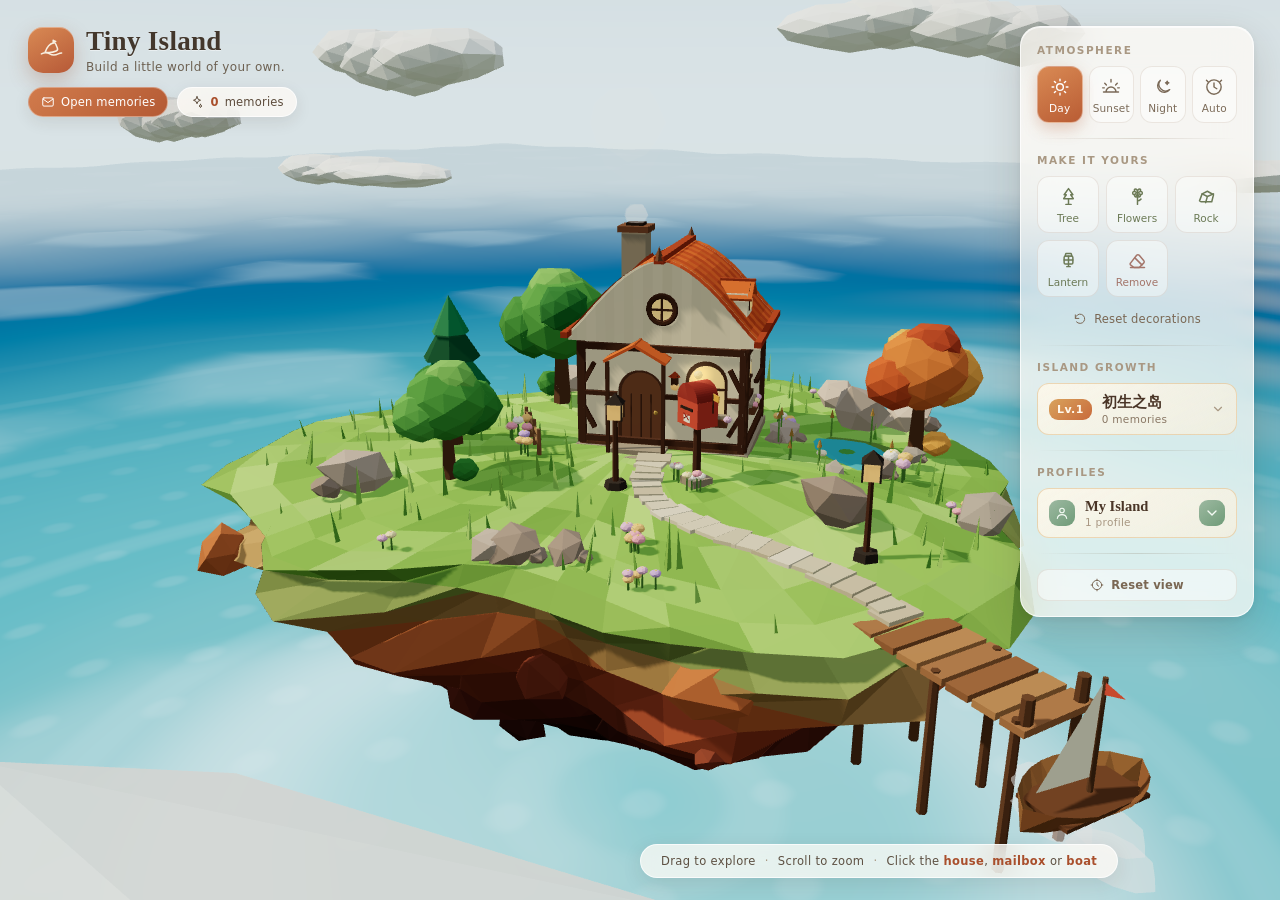
<file: tiny-island/index.html>
<!DOCTYPE html>
<html lang="en">
<head>
<meta charset="UTF-8" />
<meta name="viewport" content="width=device-width, initial-scale=1.0" />
<title>Tiny Island — Build a little world of your own</title>
<link rel="stylesheet" href="./css/style.css" />
</head>
<body>

<canvas id="scene"></canvas>

<!-- ============================ LOADING ============================ -->
<div id="loading" class="loading">
  <div class="load-inner">
    <div class="load-mark">
      <svg viewBox="0 0 64 64" fill="none" stroke="currentColor" stroke-width="2.2" stroke-linecap="round" stroke-linejoin="round">
        <path d="M8 38c6-3 11-3 16 0 5 3 10 3 16 0 5-3 10-3 16 0"/>
        <path d="M14 34c3-9 8-14 14-16 3-1 5 0 6 2l4 8c1 2 0 4-2 5-6 3-13 4-20 3-2 0-3-1-2-2Z"/>
        <path d="M32 18v-6M32 12l6 2-6 2"/>
        <path d="M20 44c5 3 10 4 14 4s9-1 12-3"/>
      </svg>
    </div>
    <div class="load-title">Tiny Island</div>
    <div class="load-sub">Growing a little world&hellip;</div>
  </div>
</div>

<!-- ============================= BRAND ============================= -->
<header class="brand">
  <div class="brand-row">
    <span class="brand-mark">
      <svg viewBox="0 0 32 32" fill="none" stroke="currentColor" stroke-width="1.8" stroke-linecap="round" stroke-linejoin="round">
        <path d="M4 20c4-2 7-2 10 0 3 2 6 2 10 0 2-1 3-1 4-1"/>
        <path d="M9 17c2-6 5-9 9-10 1.5-.5 2.5 0 3 1.4l2 5c.5 1.4 0 2.6-1.4 3.2-4 1.7-8 2.2-12 1.4-1 0-1.4-.5-.6-1Z"/>
        <path d="M18 7V4M18 4l3 1.2L18 6.4"/>
      </svg>
    </span>
    <div class="brand-text">
      <h1>Tiny Island</h1>
      <p>Build a little world of your own.</p>
    </div>
  </div>
  <div class="brand-meta">
    <button id="openJournal" class="journal-link" type="button">
      <svg viewBox="0 0 24 24" fill="none" stroke="currentColor" stroke-width="1.7" stroke-linecap="round" stroke-linejoin="round"><rect x="3" y="5" width="18" height="14" rx="2"/><path d="M3.5 7l8.5 6 8.5-6"/></svg>
      Open memories
    </button>
    <span class="count-chip">
      <svg viewBox="0 0 24 24" fill="none" stroke="currentColor" stroke-width="1.7" stroke-linecap="round" stroke-linejoin="round"><path d="M12 3l1.8 4.2L18 9l-4.2 1.8L12 15l-1.8-4.2L6 9l4.2-1.8L12 3Z"/><path d="M18 16l.8 1.8L20.5 19l-1.7.8L18 21.5l-.8-1.7-1.7-.8 1.7-1.2L18 16Z"/></svg>
      <b id="brandCount">0</b> memories
    </span>
  </div>
</header>

<!-- ========================== CONTROL PANEL ======================== -->
<aside class="panel">
  <section class="panel-sec">
    <div class="sec-label">Atmosphere</div>
    <div class="atmo-row">
      <button class="atmo" data-atmo="day" type="button">
        <svg viewBox="0 0 24 24" fill="none" stroke="currentColor" stroke-width="1.7" stroke-linecap="round"><circle cx="12" cy="12" r="4"/><path d="M12 2.5v2M12 19.5v2M2.5 12h2M19.5 12h2M5.3 5.3l1.4 1.4M17.3 17.3l1.4 1.4M18.7 5.3l-1.4 1.4M6.7 17.3l-1.4 1.4"/></svg>
        <span>Day</span>
      </button>
      <button class="atmo" data-atmo="sunset" type="button">
        <svg viewBox="0 0 24 24" fill="none" stroke="currentColor" stroke-width="1.7" stroke-linecap="round" stroke-linejoin="round"><path d="M3 18h18M6 18a6 6 0 0 1 12 0"/><path d="M12 3v3M4.5 7.5l2 2M19.5 7.5l-2 2M2 13h2M20 13h2"/></svg>
        <span>Sunset</span>
      </button>
      <button class="atmo" data-atmo="night" type="button">
        <svg viewBox="0 0 24 24" fill="none" stroke="currentColor" stroke-width="1.7" stroke-linecap="round" stroke-linejoin="round"><path d="M20 15.2A8 8 0 0 1 8.8 4 8 8 0 1 0 20 15.2Z"/><path d="M17 5l.6 1.4L19 7l-1.4.6L17 9l-.6-1.4L15 7l1.4-.6L17 5Z"/></svg>
        <span>Night</span>
      </button>
      <button class="atmo" data-atmo="auto" type="button" title="Follow your local time">
        <svg viewBox="0 0 24 24" fill="none" stroke="currentColor" stroke-width="1.7" stroke-linecap="round" stroke-linejoin="round"><circle cx="12" cy="12" r="8.6"/><path d="M12 7.2v4.8l3.4 2.1"/><path d="M4.8 5.6 3 3.8M19.2 5.6 21 3.8"/></svg>
        <span>Auto</span>
      </button>
    </div>
  </section>

  <div class="divider"></div>

  <section class="panel-sec">
    <div class="sec-label">Make it yours</div>
    <div class="tool-grid">
      <button class="tool" data-tool="tree" type="button">
        <svg viewBox="0 0 24 24" fill="none" stroke="currentColor" stroke-width="1.7" stroke-linecap="round" stroke-linejoin="round"><path d="M12 3l5 7h-2.5l3 4.5H6.5l3-4.5H7l5-7Z"/><path d="M12 14.5V21M9 21h6"/></svg>
        <span>Tree</span>
      </button>
      <button class="tool" data-tool="flower" type="button">
        <svg viewBox="0 0 24 24" fill="none" stroke="currentColor" stroke-width="1.7" stroke-linecap="round" stroke-linejoin="round"><circle cx="12" cy="9" r="2"/><path d="M12 7c0-2.5 1-3.5 2.5-3.5S16 5 14.5 6.5C16 6 17.5 6.5 17.5 8s-1 2-2.5 1.5C16 11 15 12.5 13.5 12.5S12 11.5 12 9Z"/><path d="M12 7c0-2.5-1-3.5-2.5-3.5S8 5 9.5 6.5C8 6 6.5 6.5 6.5 8s1 2 2.5 1.5C8 11 9 12.5 10.5 12.5S12 11.5 12 9Z"/><path d="M12 13v8M12 17c2 0 3-1 4-2"/></svg>
        <span>Flowers</span>
      </button>
      <button class="tool" data-tool="rock" type="button">
        <svg viewBox="0 0 24 24" fill="none" stroke="currentColor" stroke-width="1.7" stroke-linecap="round" stroke-linejoin="round"><path d="M4 17l3-8 6-3 7 4-2 8H6l-2-1Z"/><path d="M7 9l6 3 7-3M13 12l-2 7"/></svg>
        <span>Rock</span>
      </button>
      <button class="tool" data-tool="lantern" type="button">
        <svg viewBox="0 0 24 24" fill="none" stroke="currentColor" stroke-width="1.7" stroke-linecap="round" stroke-linejoin="round"><path d="M9 4h6l1 3H8l1-3Z"/><rect x="7" y="7" width="10" height="9" rx="1.5"/><path d="M12 7v9M7 11.5h10M10 19h4M12 16v3"/></svg>
        <span>Lantern</span>
      </button>
      <button class="tool tool-erase" data-tool="erase" type="button">
        <svg viewBox="0 0 24 24" fill="none" stroke="currentColor" stroke-width="1.7" stroke-linecap="round" stroke-linejoin="round"><path d="M4 15l7-9a2 2 0 0 1 3 0l5 6a2 2 0 0 1 0 3l-5 5H8l-4-3a1.4 1.4 0 0 1 0-2Z"/><path d="M9 9l8 8M4 20h16"/></svg>
        <span>Remove</span>
      </button>
    </div>
    <button id="resetDeco" class="text-btn" type="button">
      <svg viewBox="0 0 24 24" fill="none" stroke="currentColor" stroke-width="1.7" stroke-linecap="round" stroke-linejoin="round"><path d="M4 11a8 8 0 1 1 2 6"/><path d="M4 5v6h6"/></svg>
      Reset decorations
    </button>
  </section>

  <div class="divider"></div>

  <section class="panel-sec">
    <div class="sec-label">Island growth</div>
    <button id="growthBadge" class="growth-badge" type="button">
      <span id="gbLevel" class="gb-lv">Lv.1</span>
      <span class="gb-txt">
        <b id="gbName">初生之岛</b>
        <i id="gbCount">0 memories</i>
      </span>
      <svg class="gb-caret" viewBox="0 0 24 24" fill="none" stroke="currentColor" stroke-width="2" stroke-linecap="round" stroke-linejoin="round"><path d="M6 9l6 6 6-6"/></svg>
    </button>
    <div id="growthPanel" class="growth-panel" hidden>
      <div class="gp-row"><span>Memories kept</span><b id="gpLifetime">0</b></div>
      <div class="gp-progress"><div id="gpBar" class="gp-bar"></div></div>
      <div id="gpNext" class="gp-next"></div>
      <div id="gpUnlocks" class="gp-unlocks"></div>
      <div class="gp-hint">里程碑只播一次 · 删除不会让岛屿缩小</div>
    </div>
  </section>

  <div class="divider"></div>

  <section class="panel-sec">
    <div class="sec-label">Profiles</div>
    <button id="profileBadge" class="profile-badge" type="button" title="Local profiles">
      <svg viewBox="0 0 24 24" fill="none" stroke="currentColor" stroke-width="1.7" stroke-linecap="round" stroke-linejoin="round"><circle cx="12" cy="8.2" r="3.4"/><path d="M5 20c.8-3.6 3.6-5.6 7-5.6s6.2 2 7 5.6"/></svg>
      <span class="pf-txt">
        <b id="pfName">My Island</b>
        <i id="pfSub">1 profile</i>
      </span>
      <svg class="gb-caret" viewBox="0 0 24 24" fill="none" stroke="currentColor" stroke-width="2" stroke-linecap="round" stroke-linejoin="round"><path d="M6 9l6 6 6-6"/></svg>
    </button>
    <div id="profilePanel" class="profile-panel" hidden>
      <div id="profileList" class="pf-list"></div>
      <div class="pf-new">
        <input id="pfNewName" class="pf-new-input" type="text" maxlength="24"
          placeholder="New island name&hellip;" autocomplete="off">
        <button id="pfCreate" class="pf-create-btn" type="button">Create</button>
      </div>
      <div class="gp-hint">每个档案的世界完全独立 · 切换会轻轻重载页面</div>
    </div>
  </section>

  <div class="divider"></div>

  <button id="resetView" class="view-btn" type="button">
    <svg viewBox="0 0 24 24" fill="none" stroke="currentColor" stroke-width="1.7" stroke-linecap="round" stroke-linejoin="round"><circle cx="12" cy="12" r="8"/><path d="M12 8v4l3 2"/><path d="M12 2v2M12 20v2M2 12h2M20 12h2"/></svg>
    Reset view
  </button>
</aside>

<!-- ============================== HINT ============================= -->
<footer id="hint" class="hint">Drag to explore <i>·</i> Scroll to zoom <i>·</i> Click the mailbox to write</footer>

<div id="tooltip" class="tooltip"></div>
<div id="toast" class="toast"></div>
<div id="fade" class="fade"></div>

<!-- ====================== WELCOME (first visit) ===================== -->
<div id="welcome" class="welcome" role="status">
  <div class="w-mark">
    <svg viewBox="0 0 32 32" fill="none" stroke="currentColor" stroke-width="1.8" stroke-linecap="round" stroke-linejoin="round">
      <path d="M4 20c4-2 7-2 10 0 3 2 6 2 10 0 2-1 3-1 4-1"/>
      <path d="M9 17c2-6 5-9 9-10 1.5-.5 2.5 0 3 1.4l2 5c.5 1.4 0 2.6-1.4 3.2-4 1.7-8 2.2-12 1.4-1 0-1.4-.5-.6-1Z"/>
    </svg>
  </div>
  <b>Welcome to your little world.</b>
  <span>Take a moment to explore.</span>
</div>

<!-- ====================== GROWTH MILESTONE ========================= -->
<div id="growthMilestone" class="milestone-wrap hidden">
  <div class="milestone-card">
    <div class="ms-kicker">The island is growing</div>
    <h2 id="msLevel">Lv.2 · 萌芽之岛</h2>
    <p id="msText"></p>
    <div id="msUnlock" class="ms-unlock"></div>
    <div class="ms-actions">
      <button id="msSkip" class="cancel-btn ms-skip" type="button">Skip</button>
      <button id="msContinue" class="save-btn ms-continue" type="button">Continue</button>
    </div>
  </div>
</div>

<!-- ========================= LEAVE HOME ============================ -->
<button id="exitHome" class="exit-home" type="button">
  <svg viewBox="0 0 24 24" fill="none" stroke="currentColor" stroke-width="1.7" stroke-linecap="round" stroke-linejoin="round"><path d="M4 21V9l8-6 8 6v12h-5v-6h-6v6H4Z"/></svg>
  Leave home
</button>

<!-- ========================== POSTCARD ============================= -->
<div id="postcard" class="overlay hidden">
  <div class="postcard-card">
    <div class="pc-stamp">
      <svg viewBox="0 0 32 32" fill="none" stroke="currentColor" stroke-width="1.6" stroke-linecap="round" stroke-linejoin="round">
        <path d="M6 12c3-1.6 5-1.6 8 0s5 1.6 8 0"/><path d="M6 18c3-1.6 5-1.6 8 0s5 1.6 8 0"/><path d="M6 24c3-1.6 5-1.6 8 0s5 1.6 8 0"/><path d="M16 4l2 3-2 3-2-3 2-3Z"/>
      </svg>
    </div>
    <div class="pc-kicker">From the sea</div>
    <h2>A little discovery</h2>
    <p id="pcText"></p>
    <button id="pcClose" class="pc-btn" type="button">Back to shore</button>
  </div>
</div>

<!-- ============================= DIARY ============================= -->
<div id="diaryOverlay" class="overlay hidden">
  <div class="diary-card">
    <button id="diaryClose" class="diary-close" type="button" aria-label="Close journal">
      <svg viewBox="0 0 24 24" fill="none" stroke="currentColor" stroke-width="1.8" stroke-linecap="round"><path d="M6 6l12 12M18 6L6 18"/></svg>
    </button>

    <div class="diary-head">
      <div class="diary-kicker">A little piece of you</div>
      <h2>Leave a Memory</h2>
      <div id="diaryDate" class="diary-date"></div>
      <button id="diarySettingsBtn" class="diary-gear" type="button"
        title="Journal settings" aria-label="Journal settings">
        <svg viewBox="0 0 24 24" fill="none" stroke="currentColor" stroke-width="1.6" stroke-linecap="round" stroke-linejoin="round"><circle cx="12" cy="12" r="3.1"/><path d="M12 2.8v2.4M12 18.8v2.4M2.8 12h2.4M18.8 12h2.4M5.5 5.5l1.7 1.7M16.8 16.8l1.7 1.7M18.5 5.5l-1.7 1.7M7.2 16.8l-1.7 1.7"/></svg>
      </button>
    </div>

    <div id="diarySettingsPanel" class="settings-panel" hidden>
      <div class="field-label">Journal settings</div>
      <div id="editWindowRow" class="edit-window-row">
        <span class="ew-label">Edit window</span>
        <div id="ewChips" class="ew-chips"></div>
        <input id="ewCustom" class="ew-custom" type="number" min="1" max="1440"
          placeholder="custom" autocomplete="off">
      </div>
      <div class="ew-hint">How long a fresh note can be rewritten freely &mdash; older notes keep the window they were born with.</div>
    </div>

    <div class="diary-body">
      <div class="field-label">How are you feeling today?</div>
      <div id="moodRow" class="mood-row"></div>

      <div id="editBanner" class="edit-banner" hidden></div>
      <textarea id="diaryText" class="diary-text" maxlength="1500"
        placeholder="Write a note to your island&hellip;"></textarea>

      <div class="save-row">
        <button id="diarySave" class="save-btn" type="button">
          <svg viewBox="0 0 24 24" fill="none" stroke="currentColor" stroke-width="1.8" stroke-linecap="round" stroke-linejoin="round"><path d="M5 4h11l3 3v13H5V4Z"/><path d="M8 4v5h7V4M8 20v-6h8v6"/></svg>
          <span id="diarySaveLabel">Save Memory</span>
        </button>
        <button id="diaryCancelEdit" class="cancel-btn" type="button" hidden>Cancel</button>
      </div>

      <div class="diary-rule"><span>✦</span></div>

      <div class="history-head"><span>Memories kept</span><b id="diaryCount">0</b></div>
      <div id="moodFilter" class="mood-filter"></div>
      <div id="diaryFilterStatus" class="filter-status" hidden></div>
      <div id="diaryList" class="diary-list"></div>
    </div>
  </div>
</div>

<!-- ========================= MOOD MODAL =========================== -->
<div id="moodModal" class="overlay hidden">
  <div class="mood-modal">
    <button id="moodModalClose" class="diary-close" type="button" aria-label="Close mood dialog">
      <svg viewBox="0 0 24 24" fill="none" stroke="currentColor" stroke-width="1.8" stroke-linecap="round"><path d="M6 6l12 12M18 6L6 18"/></svg>
    </button>

    <div class="diary-kicker">Name a feeling</div>
    <h3 class="mood-modal-title">Add a Mood</h3>

    <div class="field-label">Mood name</div>
    <input id="moodNameInput" class="mood-input" type="text" maxlength="16"
      placeholder="e.g. Excited, Nostalgic&hellip;" autocomplete="off">
    <div id="moodNameErr" class="mood-err" hidden></div>

    <div class="field-label emoji-label">Pick an emoji</div>
    <div id="emojiQuick" class="emoji-row"></div>
    <input id="moodEmojiInput" class="mood-input" type="text" maxlength="8"
      placeholder="or paste any emoji" autocomplete="off">
    <div id="moodEmojiErr" class="mood-err" hidden></div>

    <div id="moodCustomWrap" class="mood-custom-wrap" hidden>
      <div class="field-label">Your moods</div>
      <div id="moodCustomList" class="mood-custom-list"></div>
    </div>

    <div class="mood-modal-actions">
      <button id="moodCancel" class="mood-cancel" type="button">Cancel</button>
      <button id="moodAdd" class="save-btn mood-add-btn" type="button">Add Mood</button>
    </div>
  </div>
</div>

<!-- ========================= LIFE JOURNAL ========================== -->
<!-- The indoor notebook (desk inside the cottage). Independent from the
     mailbox memory diary above: separate DOM, module and storage key. -->
<div id="journalOverlay" class="jn-overlay" hidden>
  <div class="jn-backdrop"></div>
  <div class="jn-stage">
    <button id="journalClose" class="jn-close" type="button" aria-label="Close Life Journal">
      <svg viewBox="0 0 24 24" fill="none" stroke="currentColor" stroke-width="1.8" stroke-linecap="round"><path d="M6 6l12 12M18 6L6 18"/></svg>
    </button>
    <div class="jn-caption">Life Journal · 整理生活的地方</div>

    <div id="journalBook" class="jn-book">
      <div class="jn-cover-left"></div>
      <div class="jn-spine"></div>
      <div class="jn-page jn-page-left">
        <div id="journalPageL" class="jn-page-inner"></div>
      </div>
      <div class="jn-page jn-page-right">
        <div id="journalPageR" class="jn-page-inner"></div>
      </div>
      <div id="journalTabs" class="jn-tabs"></div>
      <button class="jn-ribbon" type="button" tabindex="-1" aria-hidden="true"></button>
    </div>
  </div>
</div>

<script type="importmap">
{
  "imports": {
    "three": "./vendor/three.module.js"
  }
}
</script>
<script type="module" src="./js/main.js?v=20261128b"></script>
</body>
</html>
</file>
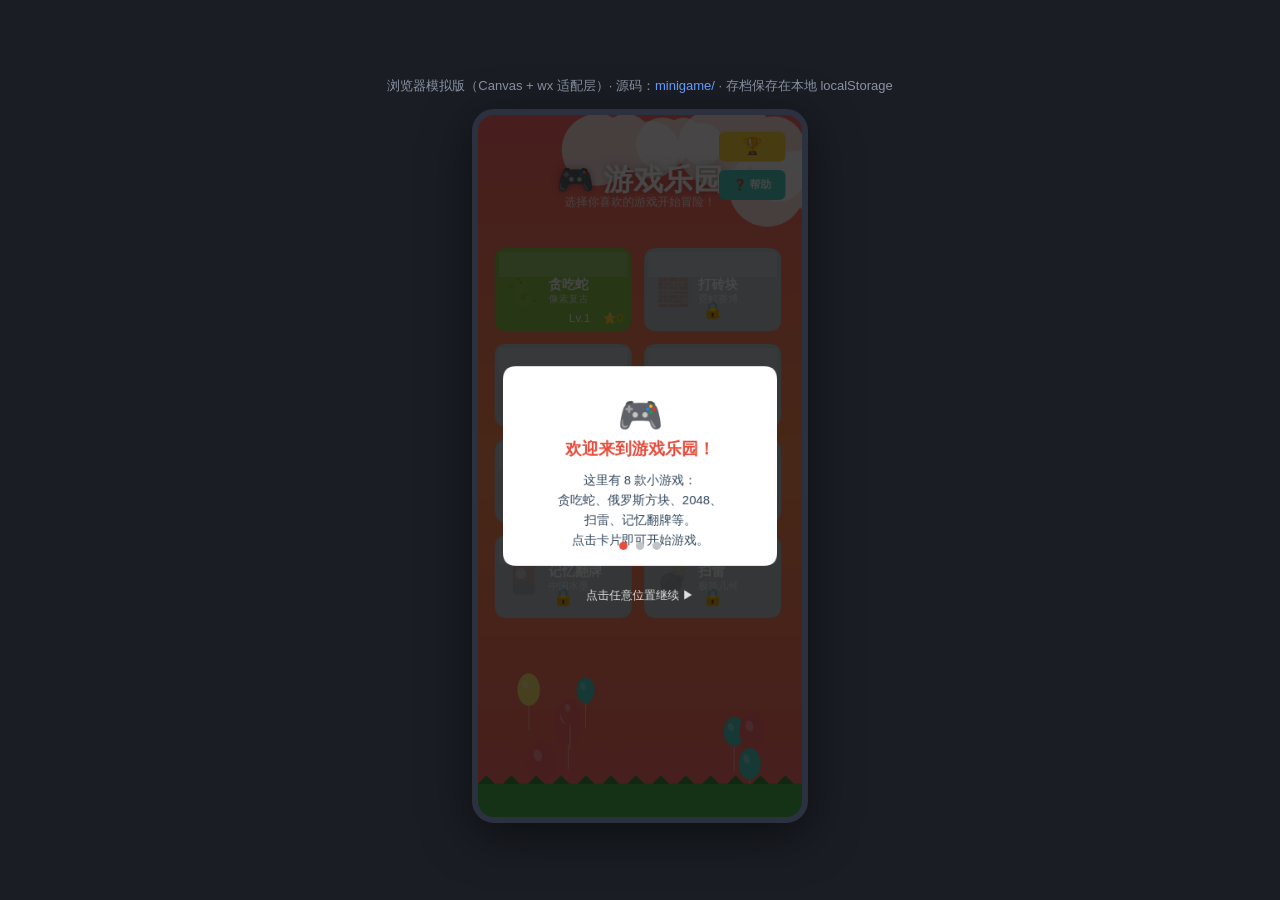
<file: game-park/demo/index.html>
<!DOCTYPE html>
<html lang="zh-CN">
<head>
  <meta charset="UTF-8" />
  <meta name="viewport" content="width=device-width, initial-scale=1.0" />
  <title>游戏乐园 · 在线试玩</title>
  <link rel="icon" href="data:image/svg+xml,%3Csvg xmlns='http://www.w3.org/2000/svg' viewBox='0 0 16 16'%3E%3Crect width='16' height='16' rx='3' fill='%232C3E50'/%3E%3Ccircle cx='8' cy='8' r='4' fill='%23E67E22'/%3E%3C/svg%3E" />
  <style>
    * { margin: 0; padding: 0; box-sizing: border-box; }
    body {
      min-height: 100vh; display: flex; flex-direction: column; align-items: center; justify-content: center;
      background: #1a1d24; font-family: "PingFang SC", "Microsoft YaHei", sans-serif; padding: 16px;
    }
    p.tip { color: #8b93a3; font-size: 13px; margin-bottom: 14px; }
    p.tip a { color: #6ca0ff; text-decoration: none; }
    .phone {
      border-radius: 22px; border: 6px solid #2c3140; overflow: hidden;
      box-shadow: 0 12px 48px rgba(0,0,0,.5); line-height: 0;
    }
    canvas { max-height: 78vh; width: auto; display: block; touch-action: none; background: #2C3E50; }
  </style>
</head>
<body>
  <p class="tip">浏览器模拟版（Canvas + wx 适配层）· 源码：<a href="https://github.com/QQQuan2/InventoRY/tree/main/game-park/minigame">minigame/</a> · 存档保存在本地 localStorage</p>
  <div class="phone"><canvas id="game"></canvas></div>
  <script src="./wx-shim.js"></script>
  <script src="./bundle.js"></script>
</body>
</html>
</file>
<file: tiny-island/css/style.css>
/* ================================================================== *
 * Tiny Island — cozy premium UI
 * Restrained glass surfaces, warm paper journal, no emoji icons.
 * ================================================================== */

:root {
  --ink: #49382b;
  --ink-soft: #8a7865;
  --ink-faint: #a99883;
  --warm: #c86a3c;
  --warm-deep: #a94f2c;
  --gold: #d9a35c;
  --glass: rgba(255, 252, 246, 0.76);
  --glass-line: rgba(255, 255, 255, 0.72);
  --shadow: 0 14px 38px rgba(58, 42, 28, 0.16), 0 2px 8px rgba(58, 42, 28, 0.07);
  --serif: Georgia, 'Iowan Old Style', 'Songti SC', 'Times New Roman', serif;
  --sans: -apple-system, BlinkMacSystemFont, 'Segoe UI', 'Microsoft YaHei', system-ui, sans-serif;
  --hand: 'Segoe Script', 'Bradley Hand', 'Comic Sans MS', cursive;
  /* paper fibers, tiled from a tiny inline SVG — no image assets */
  --paper-noise: url("data:image/svg+xml,%3Csvg xmlns='http://www.w3.org/2000/svg' width='120' height='120'%3E%3Cfilter id='n'%3E%3CfeTurbulence type='fractalNoise' baseFrequency='0.9' numOctaves='2'/%3E%3C/filter%3E%3Crect width='120' height='120' filter='url(%23n)' opacity='0.16'/%3E%3C/svg%3E");
  /* one imperfect pen stroke, stretched over the crossed-out words */
  --pen-stroke: url("data:image/svg+xml,%3Csvg xmlns='http://www.w3.org/2000/svg' viewBox='0 0 100 10' preserveAspectRatio='none'%3E%3Cpath d='M1 6.2C12 3.6 24 7.8 38 5.4S66 7.6 80 4.8 95 6.6 99 5.2' fill='none' stroke='%23966a42' stroke-opacity='.58' stroke-width='2.1' stroke-linecap='round'/%3E%3Cpath d='M4 7.6C18 6 34 8.8 52 6.6s34 1.4 44-1.2' fill='none' stroke='%23966a42' stroke-opacity='.22' stroke-width='1.2' stroke-linecap='round'/%3E%3C/svg%3E");
}

* { box-sizing: border-box; }

html, body {
  margin: 0;
  height: 100%;
  overflow: hidden;
  background: #cfe6ee;
  color: var(--ink);
  font-family: var(--sans);
  -webkit-font-smoothing: antialiased;
}

#scene {
  position: fixed;
  inset: 0;
  width: 100%;
  height: 100%;
  display: block;
  touch-action: none;
  cursor: grab;
}
#scene:active { cursor: grabbing; }

button { font-family: inherit; cursor: pointer; }

/* ------------------------------ loading --------------------------- */
.loading {
  position: fixed;
  inset: 0;
  z-index: 100;
  display: grid;
  place-items: center;
  background: linear-gradient(165deg, #e8f2ee 0%, #cfe4ec 48%, #a9cbd8 100%);
  transition: opacity .7s ease, visibility .7s ease;
}
.loading.hidden { opacity: 0; visibility: hidden; pointer-events: none; }
.load-inner { text-align: center; color: #5c6f68; }
.load-mark {
  width: 68px; height: 68px; margin: 0 auto 18px;
  display: grid; place-items: center;
  border-radius: 22px;
  background: rgba(255,255,255,.6);
  box-shadow: 0 10px 30px rgba(60,80,75,.14);
  animation: bob 3s ease-in-out infinite;
}
.load-mark svg { width: 40px; height: 40px; }
.load-title { font-family: var(--serif); font-size: 26px; letter-spacing: .4px; }
.load-sub { font-size: 12.5px; letter-spacing: .7px; opacity: .72; margin-top: 6px; }
@keyframes bob { 0%,100% { transform: translateY(0); } 50% { transform: translateY(-7px); } }
.load-error { text-align: center; display: grid; gap: 10px; font-size: 14px; color: #7a4b3a; }
.load-error strong { font-family: var(--serif); font-size: 20px; }

/* ------------------------------- brand ---------------------------- */
.brand {
  position: fixed;
  top: 26px; left: 28px;
  z-index: 12;
  pointer-events: none;
  animation: fadeUp .8s .15s both;
}
.brand-row { display: flex; align-items: center; gap: 12px; }
.brand-mark {
  width: 46px; height: 46px;
  display: grid; place-items: center;
  border-radius: 15px;
  color: #f7efe0;
  background: linear-gradient(150deg, #d98a54, #b65937);
  box-shadow: 0 8px 20px rgba(150, 78, 45, .28), inset 0 1px 0 rgba(255,255,255,.35);
}
.brand-mark svg { width: 27px; height: 27px; }
.brand-text h1 {
  margin: 0;
  font-family: var(--serif);
  font-size: 27px;
  font-weight: 600;
  letter-spacing: .3px;
  color: #43372c;
  text-shadow: 0 1px 0 rgba(255,255,255,.45);
}
.brand-text p {
  margin: 3px 0 0;
  font-size: 12px;
  letter-spacing: .35px;
  color: #6d6152;
}
/* Dark night sky needs a light wordmark to stay legible.
   Auto mode toggles .auto-dark on <body> when its real-time sky goes dark. */
body[data-atmo="night"] .brand-text h1,
body[data-atmo="auto"].auto-dark .brand-text h1 {
  color: #f6ead3;
  text-shadow: 0 1px 10px rgba(10, 24, 55, .55);
}
body[data-atmo="night"] .brand-text p,
body[data-atmo="auto"].auto-dark .brand-text p {
  color: rgba(246, 234, 211, .8);
  text-shadow: 0 1px 8px rgba(10, 24, 55, .5);
}
.brand-meta { display: flex; align-items: center; gap: 9px; margin-top: 13px; pointer-events: auto; }
.journal-link, .count-chip {
  display: inline-flex; align-items: center; gap: 6px;
  height: 30px; padding: 0 12px;
  border-radius: 999px;
  font-size: 11.5px;
  letter-spacing: .2px;
  color: #5d4c3c;
  background: var(--glass);
  border: 1px solid var(--glass-line);
  backdrop-filter: blur(14px) saturate(1.2);
  -webkit-backdrop-filter: blur(14px) saturate(1.2);
  box-shadow: 0 5px 16px rgba(58,42,28,.1);
}
.journal-link {
  color: #fff;
  background: linear-gradient(140deg, #d17b4c, #b45a34);
  border-color: rgba(255,255,255,.35);
  transition: transform .18s ease, box-shadow .18s ease;
}
.journal-link:hover { transform: translateY(-2px); box-shadow: 0 9px 20px rgba(160,80,45,.3); }
.journal-link svg, .count-chip svg { width: 14px; height: 14px; }
.count-chip b { font-weight: 700; color: var(--warm-deep); }

/* ------------------------------- panel ---------------------------- */
.panel {
  position: fixed;
  top: 26px; right: 26px;
  z-index: 12;
  width: 234px;
  max-height: calc(100vh - 52px);
  overflow-y: auto;
  padding: 17px 16px 15px;
  border-radius: 20px;
  background: var(--glass);
  border: 1px solid var(--glass-line);
  backdrop-filter: blur(18px) saturate(1.25);
  -webkit-backdrop-filter: blur(18px) saturate(1.25);
  box-shadow: var(--shadow), inset 0 1px 0 rgba(255,255,255,.6);
  animation: fadeUp .8s .28s both;
}
.panel::-webkit-scrollbar { width: 5px; }
.panel::-webkit-scrollbar-thumb { background: rgba(150,120,85,.3); border-radius: 8px; }
.panel::-webkit-scrollbar-track { background: transparent; }
.sec-label {
  font-size: 10.5px;
  font-weight: 700;
  letter-spacing: 1.5px;
  text-transform: uppercase;
  color: var(--ink-faint);
  margin-bottom: 10px;
}
.divider { height: 1px; background: linear-gradient(90deg, transparent, rgba(120,95,70,.2), transparent); margin: 15px 0; }

.atmo-row { display: grid; grid-template-columns: repeat(4, 1fr); gap: 6px; }
.atmo {
  display: flex; flex-direction: column; align-items: center; gap: 5px;
  padding: 10px 2px 8px;
  border-radius: 12px;
  border: 1px solid rgba(140,110,80,.14);
  background: rgba(255,255,255,.42);
  color: #7b6a58;
  font-size: 10.5px;
  letter-spacing: .2px;
  transition: all .2s ease;
}
.atmo svg { width: 20px; height: 20px; }
.atmo:hover { background: rgba(255,255,255,.8); transform: translateY(-2px); }
/* Waiting for a geolocation answer. */
.atmo.busy { opacity: .65; animation: atmoPulse 1.1s ease-in-out infinite; }
@keyframes atmoPulse { 50% { opacity: .35; } }
.atmo.active {
  color: #fff;
  border-color: rgba(255,255,255,.4);
  background: linear-gradient(150deg, #d98a54, #b95c34);
  box-shadow: 0 6px 16px rgba(175, 90, 50, .28);
}

.tool-grid { display: grid; grid-template-columns: repeat(3, 1fr); gap: 7px; }
.tool {
  display: flex; flex-direction: column; align-items: center; gap: 5px;
  padding: 9px 2px 8px;
  border-radius: 12px;
  border: 1px solid rgba(140,110,80,.14);
  background: rgba(255,255,255,.42);
  color: #6c7a56;
  font-size: 10.5px;
  transition: all .2s ease;
}
.tool svg { width: 21px; height: 21px; }
.tool:hover { background: rgba(255,255,255,.85); transform: translateY(-2px); }
.tool.active {
  color: #fff;
  border-color: rgba(255,255,255,.4);
  background: linear-gradient(150deg, #7fa85e, #527c40);
  box-shadow: 0 6px 16px rgba(80, 115, 60, .28);
}
.tool-erase { color: #a4756a; }
.tool-erase.active {
  background: linear-gradient(150deg, #cd8270, #a85442);
  box-shadow: 0 6px 16px rgba(160, 80, 65, .28);
}

.text-btn, .view-btn {
  display: flex; align-items: center; justify-content: center; gap: 7px;
  width: 100%;
  border: none;
  color: #7a6753;
  background: transparent;
  font-size: 11.5px;
  letter-spacing: .2px;
  transition: color .18s ease;
}
.text-btn { margin-top: 11px; padding: 4px; }
.text-btn:hover, .view-btn:hover { color: var(--warm-deep); }
.text-btn svg, .view-btn svg { width: 14px; height: 14px; }
.view-btn {
  padding: 8px;
  border-radius: 11px;
  background: rgba(255,255,255,.5);
  border: 1px solid rgba(140,110,80,.14);
  font-weight: 600;
}
.view-btn:hover { background: rgba(255,255,255,.85); }

/* -------------------------------- hint ---------------------------- */
.hint {
  position: fixed;
  bottom: 22px; left: 50%;
  transform: translateX(-50%);
  z-index: 12;
  padding: 9px 20px;
  border-radius: 999px;
  font-size: 11.5px;
  letter-spacing: .35px;
  color: #5d5042;
  background: var(--glass);
  border: 1px solid var(--glass-line);
  backdrop-filter: blur(14px) saturate(1.2);
  -webkit-backdrop-filter: blur(14px) saturate(1.2);
  box-shadow: 0 6px 20px rgba(58,42,28,.1);
  white-space: nowrap;
  animation: fadeUp .8s .4s both;
}
.hint b { color: var(--warm-deep); font-weight: 700; }
.hint i { font-style: normal; color: var(--ink-faint); padding: 0 5px; }

/* ------------------------------ tooltip --------------------------- */
.tooltip {
  position: fixed;
  z-index: 30;
  padding: 6px 11px;
  border-radius: 9px;
  font-size: 11px;
  letter-spacing: .2px;
  color: #fff;
  background: rgba(58, 44, 34, .82);
  backdrop-filter: blur(8px);
  box-shadow: 0 6px 16px rgba(40,30,20,.22);
  pointer-events: none;
  opacity: 0;
  transform: translateY(4px);
  transition: opacity .16s ease, transform .16s ease;
  white-space: nowrap;
}
.tooltip.show { opacity: 1; transform: translateY(0); }

/* ------------------------------- toast ---------------------------- */
.toast {
  position: fixed;
  bottom: 74px; left: 50%;
  transform: translate(-50%, 12px);
  z-index: 45;
  padding: 11px 20px;
  border-radius: 13px;
  font-size: 12.5px;
  letter-spacing: .2px;
  color: #fdf6ea;
  background: linear-gradient(140deg, rgba(88,66,50,.94), rgba(64,47,36,.94));
  border: 1px solid rgba(255,255,255,.18);
  box-shadow: 0 12px 30px rgba(40,28,20,.3);
  opacity: 0;
  pointer-events: none;
  transition: opacity .28s ease, transform .28s ease;
}
.toast.show { opacity: 1; transform: translate(-50%, 0); }

/* ------------------------------- diary ---------------------------- */
.overlay {
  position: fixed;
  inset: 0;
  z-index: 40;
  display: flex;
  align-items: center;
  justify-content: center;
  padding: 22px;
  background: rgba(30, 34, 42, .38);
  backdrop-filter: blur(5px);
  -webkit-backdrop-filter: blur(5px);
  animation: fadeIn .25s ease both;
}
.overlay.hidden { display: none; }

.diary-card {
  position: relative;
  width: min(468px, 94vw);
  max-height: 94vh;
  overflow-y: auto;
  border-radius: 16px 20px 15px 19px;
  padding: 25px 30px 21px;
  color: #51402f;
  background:
    radial-gradient(circle at 18% 8%, rgba(255,255,255,.55), transparent 46%),
    var(--paper-noise),
    linear-gradient(160deg, #f7eeda 0%, #f0e2c6 100%);
  border: 1px solid rgba(255,255,255,.75);
  box-shadow: 0 26px 70px rgba(35,25,16,.36), inset 0 1px 0 rgba(255,255,255,.8);
  animation: cardIn .32s cubic-bezier(.2,.9,.3,1.1) both;
}
/* subtle uneven edge light, like paper that isn't perfectly cut */
.diary-card::after {
  content: '';
  position: absolute;
  inset: 0;
  border-radius: inherit;
  pointer-events: none;
  box-shadow: inset 0 0 22px rgba(120, 90, 55, .07);
}
.diary-card::before {
  content: '';
  position: absolute;
  inset: 0;
  border-radius: inherit;
  pointer-events: none;
  opacity: .12;
  background-image: var(--paper-noise);
}
.diary-card > * { position: relative; }
.diary-card::-webkit-scrollbar { width: 7px; }
.diary-card::-webkit-scrollbar-thumb { background: rgba(150,120,85,.3); border-radius: 9px; }

.diary-close {
  position: absolute;
  top: 18px; right: 18px;
  width: 32px; height: 32px;
  display: grid; place-items: center;
  border-radius: 50%;
  border: 1px solid rgba(130,100,70,.2);
  background: rgba(255,255,255,.5);
  color: #7a6550;
  transition: all .18s ease;
  z-index: 2;
}
.diary-close svg { width: 15px; height: 15px; }
.diary-close:hover { background: #fff; transform: rotate(90deg); }

.diary-kicker {
  font-size: 10px;
  font-weight: 700;
  letter-spacing: 2.1px;
  text-transform: uppercase;
  color: #b08a5c;
}
.diary-head h2 {
  margin: 5px 0 3px;
  font-family: var(--serif);
  font-size: 27px;
  font-weight: 600;
  letter-spacing: .3px;
  color: #4a3527;
}
.diary-date { font-family: var(--hand); font-size: 12px; color: #967c60; letter-spacing: .4px; }
.diary-body { margin-top: 17px; }
.field-label {
  font-size: 10.5px;
  font-weight: 700;
  letter-spacing: 1.4px;
  text-transform: uppercase;
  color: #a0896c;
  margin-bottom: 7px;
}

.mood-row { display: flex; flex-wrap: wrap; gap: 6px; }
.mood {
  display: flex; flex-direction: row; align-items: center; gap: 6px;
  padding: 5px 10px;
  border-radius: 4px 9px 5px 8px;
  border: 1px solid rgba(140,110,75,.14);
  background: rgba(255,255,255,.5);
  color: #8b7458;
  font-size: 11px;
  letter-spacing: .1px;
  transition: all .16s ease;
}
.mood-ico svg { width: 15px; height: 15px; display: block; }
.mood-emoji { font-size: 14px; line-height: 1; }
.mood-add { border-style: dashed; background: rgba(255,255,255,.28); color: #a0896c; }
.mood-add:hover { background: rgba(255,255,255,.75); }
.add-ico { font-size: 12px; line-height: 1; }
.mood:hover { background: rgba(255,255,255,.88); }
/* active mood = a small paper label pressed onto the page, no glow */
.mood.active {
  color: #9a4f28;
  border-color: rgba(180,110,60,.5);
  background: rgba(214,158,100,.18);
  box-shadow: none;
}

/* The writing sheet: a clean, flat piece of ivory paper with a faint
 * fiber texture and a soft ambient shade — nothing else. */
.diary-text {
  display: block;
  width: 100%;
  min-height: 92px;
  margin-top: 13px;
  padding: 12px 15px;
  resize: vertical;
  border-radius: 3px 7px 4px 8px;
  border: 1px solid rgba(140,110,75,.16);
  background-color: #fffdf7;
  background-image:
    radial-gradient(120% 90% at 50% 0%, rgba(255,255,255,.8), transparent 60%),
    var(--paper-noise);
  box-shadow: 0 1px 3px rgba(90,66,40,.1), 0 7px 18px rgba(90,66,40,.08);
  color: #4b3b2c;
  font-family: var(--serif);
  font-size: 14.5px;
  line-height: 1.7;
  outline: none;
  transition: border-color .2s ease, box-shadow .2s ease;
}
.diary-text::placeholder { color: #b3a288; font-style: italic; }
.diary-text:focus {
  border-color: rgba(180,110,60,.4);
  box-shadow: 0 1px 3px rgba(90,66,40,.1), 0 9px 22px rgba(90,66,40,.12);
}

.save-btn {
  display: flex; align-items: center; justify-content: center; gap: 9px;
  width: 100%;
  margin-top: 11px;
  padding: 11px;
  border: none;
  border-radius: 5px 9px 5px 9px;
  color: #fdf4e3;
  font-size: 12.5px;
  font-weight: 600;
  letter-spacing: .6px;
  background: linear-gradient(170deg, #b5653d, #9c5028);
  box-shadow: 0 5px 14px rgba(150, 80, 42, .26), inset 0 1px 0 rgba(255,255,255,.16);
  transition: transform .18s ease, box-shadow .18s ease, filter .18s ease;
}
.save-btn svg { width: 15px; height: 15px; }
.save-btn:hover { transform: translateY(-1px); filter: brightness(1.05); box-shadow: 0 8px 18px rgba(150, 80, 42, .3); }
.save-btn:active { transform: translateY(0); }

.diary-rule {
  display: flex; align-items: center; gap: 12px;
  margin: 15px 0 11px;
  color: #c39d6d;
  font-size: 11px;
}
.diary-rule::before, .diary-rule::after {
  content: ''; flex: 1; height: 1px;
  background: linear-gradient(90deg, transparent, rgba(160,125,85,.35), transparent);
}
.history-head {
  display: flex; align-items: center; justify-content: space-between;
  font-size: 10.5px;
  font-weight: 700;
  letter-spacing: 1.4px;
  text-transform: uppercase;
  color: #a0896c;
}
.history-head b {
  font-family: var(--serif);
  font-size: 15px;
  letter-spacing: 0;
  color: var(--warm-deep);
}
.diary-list { margin-top: 8px; max-height: 300px; overflow-y: auto; padding-right: 4px; }
.diary-list::-webkit-scrollbar { width: 6px; }
.diary-list::-webkit-scrollbar-thumb { background: rgba(150,120,85,.3); border-radius: 8px; }
.diary-empty {
  padding: 20px 16px;
  text-align: center;
  font-family: var(--hand);
  font-size: 12.5px;
  line-height: 1.7;
  color: #a08b70;
  border: 1px dashed rgba(150,120,85,.3);
  border-radius: 3px 9px 4px 10px;
  background:
    var(--paper-noise),
    rgba(255,253,246,.5);
}
/* ---------------- memory notes as paper scraps (V2.5) -------------- */
/* Three near-identical cream/ivory/beige sheets, seeded per note so the
 * collage never reshuffles. Very slight radius asymmetry instead of the
 * mechanical 12px pill of a dashboard. */
.memory-item {
  position: relative;
  padding: 12px 14px 11px;
  margin-bottom: 9px;
  border-radius: 3px 9px 4px 10px;
  background: linear-gradient(175deg, #fffdf6, #fbf6ea);
  border: 1px solid rgba(150,120,85,.12);
  box-shadow: 0 1px 3px rgba(90,66,40,.1), 0 8px 20px rgba(90,66,40,.09);
}
.memory-item.v1 { background: linear-gradient(175deg, #fdfaf1, #f6f0e0); }
.memory-item.v2 { background: linear-gradient(175deg, #fbf7ec, #f3ecd9); }
.memory-item::before {
  content: '';
  position: absolute;
  inset: 0;
  border-radius: inherit;
  pointer-events: none;
  opacity: .5;
  background-image: var(--paper-noise);
}
.memory-item > * { position: relative; }
/* a single piece of washi tape, only on some notes */
.mi-tape {
  position: absolute;
  top: -7px;
  left: 50%;
  width: 56px;
  height: 15px;
  transform: translateX(-50%) rotate(-2.2deg);
  background: rgba(219, 203, 172, .48);
  border-left: 1px dashed rgba(170,150,118,.35);
  border-right: 1px dashed rgba(170,150,118,.35);
  box-shadow: 0 1px 2px rgba(90,70,50,.14);
  pointer-events: none;
}
.memory-item:nth-child(odd) .mi-tape { transform: translateX(-50%) rotate(1.8deg); }

.mi-top { display: flex; align-items: center; gap: 8px; }
.mi-mood { display: inline-flex; color: var(--warm); }
.mi-mood svg { width: 16px; height: 16px; }
/* mood = a small paper label pressed onto the note */
.mi-mood-tag {
  padding: 1.5px 8px;
  border-radius: 2px 6px 3px 7px;
  background: rgba(214,158,100,.16);
  font-size: 10px;
  font-weight: 700;
  letter-spacing: .4px;
  color: #9a6b3a;
}
.mi-date {
  flex: 1;
  min-width: 0;
  font-size: 10px;
  color: #a08a6e;
  letter-spacing: .25px;
  white-space: nowrap;
  overflow: hidden;
  text-overflow: ellipsis;
}
.mi-text {
  margin-top: 7px;
  font-family: var(--serif);
  font-size: 13.5px;
  line-height: 1.7;
  color: #4f3d2b;
  white-space: pre-wrap;
  word-break: break-word;
}

/* actions retreat into a quiet three-dot menu */
.mi-menu { position: relative; flex: 0 0 auto; }
.mi-dots {
  width: 22px; height: 22px;
  display: grid; place-items: center;
  border: none; border-radius: 6px;
  background: transparent;
  color: #b7a287;
  transition: all .16s ease;
}
.mi-dots svg { width: 15px; height: 15px; }
.mi-dots:hover { background: rgba(200,150,80,.14); color: #8a6a48; }
.mi-menu-pop {
  position: absolute;
  top: calc(100% + 3px);
  right: 0;
  z-index: 6;
  min-width: 92px;
  padding: 4px;
  display: flex; flex-direction: column;
  border-radius: 4px 8px 4px 8px;
  background: #fffdf7;
  border: 1px solid rgba(150,120,85,.22);
  box-shadow: 0 8px 22px rgba(58,42,28,.2);
}
/* explicit display above would otherwise beat the UA [hidden] rule */
.mi-menu-pop[hidden] { display: none; }
.mi-menu-pop button {
  border: none;
  background: none;
  text-align: left;
  padding: 6px 10px;
  border-radius: 5px;
  font-size: 11.5px;
  letter-spacing: .2px;
  color: #6f5a42;
  transition: all .14s ease;
}
.mi-menu-pop button:hover { background: rgba(200,150,80,.12); color: #8a5a2c; }
.mi-menu-pop button[data-menu-action="delete"]:hover {
  background: rgba(178,84,60,.12);
  color: #b2543c;
}

/* ------------- mood filter: small paper tags, wrapping (V2.5) ------ */
.mood-filter {
  display: flex;
  flex-wrap: wrap;
  gap: 5px 5px;
  padding: 2px 0 4px;
  margin-top: 10px;
}
.fchip {
  flex: 0 0 auto;
  display: inline-flex; align-items: center; gap: 5px;
  padding: 3.5px 9px;
  border-radius: 3px 8px 4px 8px;
  border: 1px solid rgba(140,110,75,.15);
  background: rgba(255,255,255,.48);
  color: #8b7458;
  font-size: 10.5px;
  font-weight: 600;
  letter-spacing: .2px;
  cursor: pointer;
  transition: all .15s ease;
}
.fchip svg { width: 12px; height: 12px; display: block; }
.fchip .mood-emoji, .fchip .all-ico { font-size: 11px; line-height: 1; }
.fchip .f-count {
  font-style: normal;
  font-family: var(--serif);
  font-size: 9.5px;
  min-width: 13px;
  text-align: center;
  padding: 0 3px;
  border-radius: 999px;
  background: rgba(150,120,85,.12);
  color: #9c8466;
  line-height: 1.5;
}
.fchip:hover { background: rgba(255,255,255,.85); }
.fchip.active {
  color: #9a4f28;
  border-color: rgba(180,110,60,.5);
  background: rgba(214,158,100,.18);
  box-shadow: none;
}
.fchip.active .f-count { background: rgba(180,110,60,.2); color: #9a4f28; }
.filter-status {
  margin-top: 7px;
  font-family: var(--hand);
  font-size: 11.5px;
  color: #a0896c;
  letter-spacing: .3px;
}

/* ------------------ revisions & edit window (V2.4) ----------------- */
/* a pencilled note pinned above the sheet while editing */
.edit-banner {
  margin: 12px 0 0;
  padding: 7px 12px;
  border-radius: 2px 7px 3px 8px;
  background:
    var(--paper-noise),
    rgba(240,226,198,.4);
  border: none;
  border-left: 2px solid rgba(180,130,80,.5);
  font-family: var(--hand);
  font-size: 11.5px;
  line-height: 1.5;
  color: #8a6a48;
}
.save-row { display: flex; gap: 8px; align-items: stretch; }
.save-row .save-btn { flex: 1; min-width: 0; }
.cancel-btn {
  flex: 0 0 auto;
  margin-top: 13px;
  padding: 12px 18px;
  border: 1px solid rgba(150,120,85,.35);
  border-radius: 12px;
  background: rgba(255,255,255,.55);
  color: #8b7458;
  font-size: 12.5px;
  font-weight: 600;
  letter-spacing: .4px;
  transition: all .16s ease;
}
.cancel-btn:hover { background: rgba(233,214,188,.5); color: #6f5a42; }

.edit-window-row {
  display: flex;
  align-items: center;
  gap: 8px;
  margin-top: 11px;
  flex-wrap: wrap;
}
.ew-label {
  font-size: 10px;
  font-weight: 700;
  letter-spacing: 1.1px;
  text-transform: uppercase;
  color: #a0896c;
}
.ew-chips { display: flex; gap: 5px; flex-wrap: wrap; }
.ew-chip {
  padding: 3px 10px;
  border-radius: 999px;
  border: 1px solid rgba(140,110,75,.2);
  background: rgba(255,255,255,.45);
  color: #8b7458;
  font-size: 10.5px;
  font-weight: 600;
  cursor: pointer;
  transition: all .16s ease;
}
.ew-chip:hover { border-color: rgba(200,106,60,.45); color: #b2543c; }
.ew-chip.active {
  color: #9a4f28;
  border-color: rgba(180,110,60,.5);
  background: rgba(214,158,100,.18);
  box-shadow: none;
}
.ew-custom {
  width: 76px;
  padding: 4px 9px;
  border-radius: 4px 8px 4px 8px;
  border: 1px solid rgba(140,110,75,.22);
  background: rgba(255,253,247,.75);
  color: #55432f;
  font-family: var(--serif);
  font-size: 11px;
  outline: none;
}
.ew-custom:focus { border-color: rgba(180,110,60,.45); }
.ew-custom::-webkit-outer-spin-button,
.ew-custom::-webkit-inner-spin-button { opacity: .4; }
.ew-hint {
  margin-top: 6px;
  font-family: var(--serif);
  font-style: italic;
  font-size: 10.5px;
  color: #ab9478;
}

/* settings live behind a small gear in the journal header (V2.5) */
.diary-gear {
  position: absolute;
  top: 18px;
  right: 58px;
  width: 32px; height: 32px;
  display: grid; place-items: center;
  border-radius: 50%;
  border: 1px solid rgba(130,100,70,.2);
  background: rgba(255,255,255,.5);
  color: #7a6550;
  transition: all .18s ease;
  z-index: 2;
}
.diary-gear svg { width: 16px; height: 16px; }
.diary-gear:hover { background: #fff; color: #b97b3c; }
.settings-panel {
  margin-top: 14px;
  padding: 12px 14px 11px;
  border-radius: 3px 8px 4px 8px;
  border: 1px dashed rgba(150,120,85,.32);
  background:
    var(--paper-noise),
    rgba(255,253,246,.72);
}
.settings-panel[hidden] { display: none; }
.settings-panel .field-label { margin-bottom: 9px; }

/* struck-through old words, like pen strokes over old ink (V2.5) */
.mi-old {
  margin-bottom: 8px;
  padding-bottom: 6px;
  border-bottom: 1px dashed rgba(160,125,85,.18);
}
.mi-strike {
  text-decoration: line-through;
  text-decoration-thickness: 1.2px;
  text-decoration-color: rgba(158,106,66,.38);
  color: #ab977e;
}
/* a single short line gets the hand-drawn pen stroke stretched across;
   wrapped text keeps the quiet line-through so every line is struck */
.mi-strike.hand {
  position: relative;
  text-decoration: none;
}
.mi-strike.hand::after {
  content: '';
  position: absolute;
  left: -3px;
  right: -3px;
  top: 46%;
  height: .58em;
  background: var(--pen-stroke) no-repeat center / 100% 100%;
}
.mi-rev-time {
  display: block;
  margin-top: 3px;
  font-family: var(--hand);
  font-size: 10px;
  letter-spacing: .3px;
  color: #b3a18a;
}
.mi-history {
  display: inline-block;
  margin: 2px 0 7px;
  padding: 0;
  border: none;
  background: none;
  font-family: var(--hand);
  font-size: 11.5px;
  color: #b9683c;
  cursor: pointer;
  border-bottom: 1px dashed rgba(185,104,60,.5);
}
.mi-history:hover { color: #a34f28; }
.mi-current { color: #4f3d2b; }
.mi-current .mi-rev-time { margin-top: 4px; }

/* ------------------------ mood modal (V2.3) ----------------------- */
#moodModal { z-index: 60; }
.mood-modal {
  position: relative;
  width: min(360px, 92vw);
  max-height: 86vh;
  overflow-y: auto;
  border-radius: 20px;
  padding: 26px 26px 22px;
  color: #51402f;
  background:
    radial-gradient(circle at 18% 8%, rgba(255,255,255,.55), transparent 46%),
    var(--paper-noise),
    linear-gradient(165deg, rgba(255,250,240,.97), rgba(250,240,225,.95));
  box-shadow: var(--shadow);
  animation: fadeUp .35s ease both;
}
.mood-modal::-webkit-scrollbar { width: 6px; }
.mood-modal::-webkit-scrollbar-thumb { background: rgba(150,120,85,.3); border-radius: 8px; }
.mood-modal-title {
  margin: 6px 0 16px;
  font-family: var(--serif);
  font-size: 21px;
  font-weight: 600;
  color: #4a3527;
}
.mood-input {
  width: 100%;
  padding: 10px 12px;
  border-radius: 11px;
  border: 1px solid rgba(140,110,75,.24);
  background: rgba(255,255,255,.6);
  font-family: var(--serif);
  font-size: 14px;
  color: #55432f;
  outline: none;
  transition: border-color .2s ease, box-shadow .2s ease;
}
.mood-input::placeholder { color: #b09b80; font-style: italic; }
.mood-input:focus {
  border-color: rgba(200,106,60,.6);
  box-shadow: 0 0 0 3px rgba(200,106,60,.12);
}
.emoji-label { margin-top: 14px; }
.emoji-row { display: flex; flex-wrap: wrap; gap: 6px; margin-top: 9px; }
.emoji-pick {
  width: 36px; height: 34px;
  font-size: 17px;
  line-height: 1;
  border-radius: 9px;
  border: 1px solid rgba(140,110,75,.18);
  background: rgba(255,255,255,.5);
  cursor: pointer;
  transition: all .15s ease;
}
.emoji-pick:hover { background: rgba(255,255,255,.85); transform: translateY(-1px); }
.emoji-pick.active {
  border-color: rgba(200,106,60,.65);
  background: rgba(200,106,60,.14);
}
#moodEmojiInput { margin-top: 9px; }
.mood-err { margin-top: 6px; font-size: 11px; color: #b2543c; }
.mood-custom-wrap { margin-top: 18px; }
.mood-custom-list { display: flex; flex-direction: column; gap: 6px; margin-top: 9px; }
.mood-custom-item {
  display: flex; align-items: center; gap: 9px;
  padding: 8px 11px;
  border-radius: 11px;
  border: 1px solid rgba(150,120,85,.16);
  background: rgba(255,255,255,.5);
  font-size: 12.5px;
  color: #55432f;
}
.mood-custom-item.confirming {
  border-color: rgba(178,84,60,.5);
  background: rgba(190,95,70,.1);
}
.mc-emoji { font-size: 15px; line-height: 1; }
.mc-name { flex: 1; font-weight: 600; }
.mood-confirm-text {
  flex: 1;
  font-family: var(--serif);
  font-style: italic;
  font-size: 11.5px;
  color: #b2543c;
}
.mc-del {
  width: 23px; height: 23px;
  display: grid; place-items: center;
  border: none; border-radius: 7px;
  background: transparent;
  color: #b09a80;
  transition: all .16s ease;
}
.mc-del svg { width: 13px; height: 13px; }
.mc-del:hover { background: rgba(190,95,70,.13); color: #b2543c; }
.mc-btn {
  padding: 4px 10px;
  border-radius: 999px;
  font-size: 10.5px;
  font-weight: 600;
  cursor: pointer;
  transition: all .15s ease;
}
.mc-yes {
  border: 1px solid rgba(178,84,60,.45);
  background: rgba(178,84,60,.12);
  color: #b2543c;
}
.mc-yes:hover { background: rgba(178,84,60,.24); }
.mc-no {
  border: 1px solid rgba(140,110,75,.24);
  background: rgba(255,255,255,.6);
  color: #8b7458;
}
.mc-no:hover { background: rgba(255,255,255,.9); }
.mood-modal-actions { display: flex; gap: 9px; margin-top: 18px; }
.mood-cancel {
  flex: 1;
  padding: 11px;
  border-radius: 12px;
  border: 1px solid rgba(140,110,75,.24);
  background: rgba(255,255,255,.5);
  color: #8b7458;
  font-size: 13px;
  font-weight: 600;
  cursor: pointer;
  transition: all .16s ease;
}
.mood-cancel:hover { background: rgba(255,255,255,.85); }
.mood-add-btn { flex: 1.4; margin-top: 0; }

/* ----------------------------- animation -------------------------- */
@keyframes fadeUp { from { opacity: 0; transform: translateY(14px); } to { opacity: 1; transform: translateY(0); } }
@keyframes fadeIn { from { opacity: 0; } to { opacity: 1; } }
@keyframes cardIn { from { opacity: 0; transform: translateY(16px) scale(.97); } to { opacity: 1; transform: translateY(0) scale(1); } }

/* ================================================================== *
 * V2 — interior mode, welcome, postcard
 * ================================================================== */

/* ------------------------ scene fade ------------------------------ */
.fade {
  position: fixed;
  inset: 0;
  z-index: 60;
  pointer-events: none;
  background: radial-gradient(circle at 50% 42%, #f6e8d2 0%, #e2c9a4 62%, #c9a878 100%);
  opacity: 0;
  transition: opacity .46s ease;
}
.fade.show { opacity: 1; }

/* ------------------------ welcome banner -------------------------- */
.welcome {
  position: fixed;
  top: 15%;
  left: 50%;
  transform: translate(-50%, -8px);
  z-index: 30;
  display: grid;
  justify-items: center;
  gap: 5px;
  padding: 20px 34px;
  border-radius: 20px;
  text-align: center;
  color: #5d4c3c;
  background: var(--glass);
  border: 1px solid var(--glass-line);
  backdrop-filter: blur(16px) saturate(1.2);
  -webkit-backdrop-filter: blur(16px) saturate(1.2);
  box-shadow: var(--shadow);
  pointer-events: none;
  opacity: 0;
  transition: opacity .6s ease, transform .6s ease;
}
.welcome.show { opacity: 1; transform: translate(-50%, 0); }
.welcome b {
  font-family: var(--serif);
  font-size: 19px;
  font-weight: 600;
  color: #4a3527;
}
.welcome span { font-size: 12px; letter-spacing: .4px; color: #8a7865; }
.welcome .w-mark { width: 34px; height: 34px; color: #d98a54; }
.welcome .w-mark svg { width: 100%; height: 100%; }

/* ------------------------- exit home btn -------------------------- */
.exit-home {
  position: fixed;
  top: 24px;
  left: 50%;
  transform: translateX(-50%);
  z-index: 30;
  display: inline-flex;
  align-items: center;
  gap: 8px;
  padding: 9px 18px;
  border-radius: 999px;
  border: 1px solid rgba(255,255,255,.5);
  color: #fff;
  font-size: 12px;
  font-weight: 600;
  letter-spacing: .4px;
  background: linear-gradient(140deg, rgba(122,84,56,.92), rgba(88,58,38,.92));
  box-shadow: 0 8px 22px rgba(40,26,16,.3);
  opacity: 0;
  visibility: hidden;
  transition: opacity .3s ease, transform .18s ease;
}
.exit-home svg { width: 15px; height: 15px; }
.exit-home:hover { transform: translateX(-50%) translateY(-2px); }

/* interior mode: park the whole island HUD, show only the door + hint */
body[data-mode="interior"] .exit-home { opacity: 1; visibility: visible; }
body[data-mode="interior"] .panel,
body[data-mode="interior"] .brand { opacity: 0; visibility: hidden; pointer-events: none; transition: opacity .3s ease; }
.panel, .brand { transition: opacity .3s ease; }

/* --------------------------- postcard ----------------------------- */
.postcard-card {
  position: relative;
  width: min(380px, 92vw);
  border-radius: 22px;
  padding: 34px 34px 28px;
  text-align: center;
  color: #51402f;
  background:
    radial-gradient(circle at 20% 6%, rgba(255,255,255,.6), transparent 44%),
    linear-gradient(160deg, #f9f0dc 0%, #f2e4c9 100%);
  border: 1px solid rgba(255,255,255,.75);
  box-shadow: 0 26px 70px rgba(35,25,16,.36), inset 0 1px 0 rgba(255,255,255,.8);
  animation: cardIn .32s cubic-bezier(.2,.9,.3,1.1) both;
}
.pc-stamp {
  width: 44px; height: 44px;
  margin: 0 auto 12px;
  display: grid; place-items: center;
  border-radius: 12px;
  color: #d98a54;
  background: rgba(255,255,255,.55);
  border: 1px dashed rgba(180,120,70,.4);
}
.pc-stamp svg { width: 26px; height: 26px; }
.pc-kicker {
  font-size: 10px;
  font-weight: 700;
  letter-spacing: 2px;
  text-transform: uppercase;
  color: #b08a5c;
}
.postcard-card h2 {
  margin: 7px 0 10px;
  font-family: var(--serif);
  font-size: 25px;
  font-weight: 600;
  color: #4a3527;
}
.postcard-card p {
  margin: 0 0 20px;
  font-family: var(--serif);
  font-size: 14.5px;
  line-height: 1.65;
  color: #5d4a36;
}
.pc-btn {
  padding: 10px 22px;
  border: none;
  border-radius: 12px;
  color: #fffaf0;
  font-size: 12.5px;
  font-weight: 600;
  letter-spacing: .4px;
  background: linear-gradient(140deg, #d17b4c, #aa4f2c);
  box-shadow: 0 9px 20px rgba(170,79,44,.3);
  transition: transform .18s ease, box-shadow .18s ease;
}
.pc-btn:hover { transform: translateY(-2px); box-shadow: 0 13px 26px rgba(170,79,44,.36); }

/* ---------------------------- responsive -------------------------- */
@media (max-width: 1180px) {
  .brand { top: 20px; left: 20px; }
  .panel { top: 20px; right: 20px; width: 218px; padding: 14px; }
  .brand-text h1 { font-size: 24px; }
}
@media (max-height: 780px) {
  .panel { padding: 13px 14px; }
  .divider { margin: 11px 0; }
  .atmo, .tool { padding: 7px 2px 6px; }
  .atmo svg, .tool svg { width: 18px; height: 18px; }
  .diary-card { padding: 20px 26px 17px; max-height: 94vh; }
  .diary-head h2 { font-size: 24px; }
  .diary-text { min-height: 76px; }
  .diary-list { max-height: 190px; }
  .hint { bottom: 14px; }
}
@media (max-width: 760px) {
  .brand-text p { display: none; }
  .brand-mark { width: 40px; height: 40px; }
  .panel { width: 190px; }
  .hint { font-size: 10px; padding: 8px 14px; }
}

/* ================================================================== *
 * Island growth (Growth 1.1, Milestone A)
 * ================================================================== */
.growth-badge {
  display: flex;
  align-items: center;
  gap: 10px;
  width: 100%;
  margin-top: 9px;
  padding: 9px 11px;
  border: 1px solid rgba(217, 163, 92, 0.38);
  border-radius: 12px;
  background: linear-gradient(150deg, rgba(255, 248, 234, 0.85), rgba(252, 240, 219, 0.6));
  text-align: left;
  transition: border-color .18s ease, box-shadow .18s ease, transform .18s ease;
}
.growth-badge:hover {
  border-color: rgba(200, 106, 60, 0.55);
  box-shadow: 0 6px 16px rgba(160, 80, 65, .16);
  transform: translateY(-1px);
}
.gb-lv {
  flex: 0 0 auto;
  padding: 4px 8px;
  border-radius: 9px;
  background: linear-gradient(140deg, #d9a35c, #c86a3c);
  color: #fff8ec;
  font-size: 11px;
  font-weight: 700;
  letter-spacing: .4px;
}
.gb-txt { display: grid; gap: 1px; min-width: 0; flex: 1; }
.gb-txt b { font-family: var(--serif); font-size: 14.5px; color: #4a3527; }
.gb-txt i {
  font-style: normal;
  font-size: 10.5px;
  color: var(--ink-soft);
  letter-spacing: .3px;
}
.gb-caret { width: 14px; height: 14px; color: var(--ink-faint); transition: transform .2s ease; }
.growth-badge.open .gb-caret { transform: rotate(180deg); }

.growth-panel { margin-top: 9px; }
.gp-row {
  display: flex;
  justify-content: space-between;
  align-items: baseline;
  font-size: 11.5px;
  color: var(--ink-soft);
}
.gp-row b { font-size: 14px; color: var(--warm-deep); }
.gp-progress {
  height: 7px;
  margin-top: 7px;
  border-radius: 6px;
  background: rgba(138, 120, 101, 0.18);
  overflow: hidden;
}
.gp-bar {
  height: 100%;
  width: 0;
  border-radius: 6px;
  background: linear-gradient(90deg, #d9a35c, #c86a3c);
  transition: width .5s ease;
}
.gp-next {
  margin-top: 6px;
  font-size: 10.5px;
  color: var(--ink-faint);
  letter-spacing: .2px;
}
.gp-unlocks { margin-top: 9px; display: grid; gap: 5px; }
.gp-unlock {
  display: flex;
  align-items: center;
  gap: 8px;
  padding: 6px 8px;
  border-radius: 10px;
  background: rgba(138, 120, 101, 0.08);
  opacity: 0.5;
  filter: grayscale(1);
  transition: opacity .25s ease, filter .25s ease;
}
.gp-unlock.on { opacity: 1; filter: none; background: rgba(217, 163, 92, 0.14); }
.gp-emoji { font-size: 14px; line-height: 1; }
.gp-name { flex: 1; min-width: 0; font-size: 11px; color: #5d4a36; }
.gp-name b { font-weight: 700; }
.gp-name i { font-style: normal; color: var(--ink-faint); }
.gp-state { font-size: 9.5px; color: var(--ink-faint); letter-spacing: .3px; }
.gp-unlock.on .gp-state { color: var(--warm-deep); font-weight: 600; }
.gp-hint {
  margin-top: 9px;
  font-size: 10px;
  color: var(--ink-faint);
  letter-spacing: .2px;
}

/* milestone card — deliberately no fullscreen backdrop, so the
 * terrain expansion stays visible behind it */
.milestone-wrap {
  position: fixed;
  inset: 0;
  z-index: 60;
  display: grid;
  place-items: center;
  pointer-events: none;
}
.milestone-wrap.hidden { display: none; }
.milestone-card {
  pointer-events: auto;
  width: min(410px, calc(100vw - 44px));
  padding: 24px 26px 20px;
  border-radius: 20px;
  /* more opaque than the journal card so island motion behind it
   * never bleeds through the milestone text */
  background: linear-gradient(160deg, rgba(255, 252, 246, 0.97), rgba(250, 241, 227, 0.95));
  -webkit-backdrop-filter: blur(9px);
  backdrop-filter: blur(9px);
  border: 1px solid var(--glass-line);
  box-shadow: 0 18px 46px rgba(58, 42, 28, 0.24), 0 2px 8px rgba(58, 42, 28, 0.08);
  text-align: center;
  animation: msRise .55s cubic-bezier(.2, .9, .3, 1.15) both;
}
@keyframes msRise {
  from { opacity: 0; transform: translateY(26px) scale(.94); }
  to { opacity: 1; transform: translateY(0) scale(1); }
}
.ms-kicker {
  font-size: 10.5px;
  font-weight: 700;
  letter-spacing: 2px;
  text-transform: uppercase;
  color: var(--gold);
}
.milestone-card h2 {
  margin: 8px 0 10px;
  font-family: var(--serif);
  font-size: 27px;
  font-weight: 600;
  color: #4a3527;
}
.milestone-card p {
  margin: 0 0 12px;
  font-size: 13px;
  line-height: 1.7;
  color: #5d4a36;
}
.ms-unlock {
  margin: 0 0 6px;
  padding: 9px 12px;
  border-radius: 12px;
  background: rgba(217, 163, 92, 0.14);
  border: 1px dashed rgba(200, 106, 60, 0.35);
  font-size: 11.5px;
  line-height: 1.6;
  color: #7c5230;
}
.ms-unlock:empty { display: none; }
.ms-actions { display: flex; gap: 8px; margin-top: 12px; }
.ms-actions .save-btn, .ms-actions .cancel-btn { width: auto; flex: 1; margin-top: 0; }

/* ================================================================== *
 * Local profiles (Profile System 1.0)
 * Visual language mirrors the growth badge/panel: warm paper chips,
 * soft borders, no admin-dashboard vibes.
 * ================================================================== */
.profile-badge {
  display: flex;
  align-items: center;
  gap: 10px;
  width: 100%;
  margin-top: 9px;
  padding: 9px 11px;
  border: 1px solid rgba(217, 163, 92, 0.38);
  border-radius: 12px;
  background: linear-gradient(150deg, rgba(255, 248, 234, 0.85), rgba(252, 240, 219, 0.6));
  text-align: left;
  transition: border-color .18s ease, box-shadow .18s ease, transform .18s ease;
}
.profile-badge:hover {
  border-color: rgba(200, 106, 60, 0.55);
  box-shadow: 0 6px 16px rgba(160, 80, 65, .16);
  transform: translateY(-1px);
}
.profile-badge > svg {
  flex: 0 0 auto;
  width: 26px;
  height: 26px;
  padding: 5px;
  border-radius: 9px;
  background: linear-gradient(140deg, #9db9a1, #6f9b78);
  color: #f4fbf4;
}
.profile-badge.open .gb-caret { transform: rotate(180deg); }

.pf-txt { display: grid; gap: 1px; min-width: 0; flex: 1; }
.pf-txt b {
  font-family: var(--serif);
  font-size: 14.5px;
  color: #4a3527;
  overflow: hidden;
  text-overflow: ellipsis;
  white-space: nowrap;
}
.pf-txt i {
  font-style: normal;
  font-size: 10.5px;
  color: var(--ink-faint);
  letter-spacing: .3px;
}

.profile-panel { margin-top: 9px; }
.profile-panel[hidden] { display: none; }

.pf-list { display: grid; gap: 6px; }
.pf-row {
  display: flex;
  align-items: center;
  gap: 7px;
  padding: 7px 9px;
  border-radius: 10px;
  background: rgba(138, 120, 101, 0.08);
  transition: background .2s ease;
}
.pf-row.current { background: rgba(217, 163, 92, 0.16); }
.pf-info { flex: 1; min-width: 0; display: grid; gap: 1px; }
.pf-info b {
  font-family: var(--serif);
  font-size: 13px;
  color: #4a3527;
  overflow: hidden;
  text-overflow: ellipsis;
  white-space: nowrap;
}
.pf-info i {
  font-style: normal;
  font-size: 10px;
  color: var(--ink-faint);
  letter-spacing: .2px;
}
.pf-info i.pf-now { color: var(--warm-deep); font-weight: 600; }

.pf-btn {
  flex: 0 0 auto;
  border: 1px solid rgba(217, 163, 92, 0.4);
  border-radius: 8px;
  padding: 4px 9px;
  font-size: 10.5px;
  font-weight: 600;
  color: #7c5230;
  background: rgba(255, 248, 234, 0.8);
  transition: background .16s ease, border-color .16s ease, color .16s ease;
}
.pf-btn:hover { background: rgba(217, 163, 92, 0.2); border-color: rgba(200, 106, 60, 0.5); }
.pf-btn.danger { color: #a04b3c; border-color: rgba(160, 75, 60, 0.35); }
.pf-btn.danger:hover { background: rgba(160, 75, 60, 0.14); border-color: rgba(160, 75, 60, 0.55); }
.pf-btn.ghost { color: var(--ink-faint); border-color: rgba(138, 120, 101, 0.3); background: transparent; }
.pf-btn.confirm {
  color: #fff6ea;
  background: linear-gradient(140deg, #b95c47, #a04b3c);
  border-color: transparent;
}

.pf-new { display: flex; gap: 6px; margin-top: 9px; }
.pf-new-input {
  flex: 1;
  min-width: 0;
  padding: 7px 10px;
  border: 1px solid rgba(138, 120, 101, 0.35);
  border-radius: 10px;
  background: rgba(255, 252, 244, 0.9);
  font-family: var(--serif);
  font-size: 12px;
  color: #4a3527;
}
.pf-new-input:focus { outline: none; border-color: rgba(200, 106, 60, 0.55); }
.pf-create-btn {
  flex: 0 0 auto;
  padding: 7px 12px;
  border: none;
  border-radius: 10px;
  background: linear-gradient(140deg, #d9a35c, #c86a3c);
  color: #fff8ec;
  font-size: 11.5px;
  font-weight: 700;
  letter-spacing: .3px;
  transition: filter .16s ease, transform .16s ease;
}
.pf-create-btn:hover { filter: brightness(1.06); transform: translateY(-1px); }

@media (max-width: 760px) {
  .profile-badge { gap: 7px; padding: 8px; }
  .profile-badge > svg { width: 22px; height: 22px; padding: 4px; }
  .pf-txt b { font-size: 12.5px; }
  .pf-txt i { font-size: 9.5px; }
  .pf-info b { font-size: 11.5px; }
  .pf-btn { padding: 4px 6px; font-size: 9.5px; }
  .pf-new-input { font-size: 11px; padding: 6px 8px; }
  .pf-create-btn { padding: 6px 9px; font-size: 10.5px; }
}

/* ================================================================== *
 * Life Journal — the indoor desk notebook.
 * A book, not a dashboard: two warm paper pages, a spine, bookmark
 * tabs, a ribbon. Completely independent from the mailbox diary UI.
 * ================================================================== */
.jn-overlay {
  position: fixed;
  inset: 0;
  z-index: 40;
  display: flex;
  align-items: center;
  justify-content: center;
  opacity: 0;
  transition: opacity .24s ease;
}
.jn-overlay[hidden] { display: none; }
.jn-overlay.show { opacity: 1; }
.jn-backdrop {
  position: absolute;
  inset: 0;
  background: radial-gradient(ellipse at 50% 40%, rgba(46, 30, 20, 0.42), rgba(24, 16, 12, 0.72));
  backdrop-filter: blur(6px);
  -webkit-backdrop-filter: blur(6px);
}
.jn-stage { position: relative; display: grid; justify-items: center; gap: 14px; }
.jn-caption {
  font-family: var(--serif);
  font-size: 13px;
  letter-spacing: .12em;
  color: rgba(248, 236, 214, 0.85);
  text-shadow: 0 1px 8px rgba(0, 0, 0, 0.5);
}
.jn-close {
  position: absolute;
  top: -46px;
  right: -8px;
  width: 34px;
  height: 34px;
  border-radius: 50%;
  border: 1px solid rgba(255, 240, 215, 0.4);
  background: rgba(60, 40, 28, 0.55);
  color: #f8ecd6;
  display: grid;
  place-items: center;
  cursor: pointer;
  transition: background .16s ease, transform .16s ease;
}
.jn-close:hover { background: rgba(96, 62, 40, 0.75); transform: scale(1.06); }
.jn-close svg { width: 16px; height: 16px; }

/* ---------------------------- the book --------------------------- */
.jn-book {
  position: relative;
  display: flex;
  width: min(880px, calc(100vw - 96px));
  height: min(560px, calc(100vh - 150px));
  border-radius: 6px 14px 14px 6px;
  box-shadow: 0 26px 70px rgba(15, 8, 4, 0.55), 0 6px 18px rgba(15, 8, 4, 0.35);
}
.jn-book.flip .jn-page-inner { animation: jnFlip .42s ease both; }
@keyframes jnFlip {
  from { transform: perspective(1400px) rotateY(-7deg); opacity: .35; }
  to   { transform: perspective(1400px) rotateY(0deg); opacity: 1; }
}

/* leather cover edges peeking behind the pages */
.jn-cover-left {
  position: absolute;
  inset: -10px auto -12px -12px;
  width: calc(50% + 12px);
  border-radius: 8px 0 0 8px;
  background: linear-gradient(115deg, #6d3f2c, #54301f 60%, #462718);
  box-shadow: -6px 6px 16px rgba(15, 8, 4, 0.4);
}
.jn-cover-left::after {
  content: '';
  position: absolute;
  inset: 3px;
  border-radius: 6px 0 0 6px;
  border: 1px solid rgba(222, 180, 120, 0.22);
}
.jn-spine {
  position: absolute;
  left: 50%;
  top: -6px;
  bottom: -8px;
  width: 26px;
  transform: translateX(-50%);
  z-index: 3;
  background:
    linear-gradient(90deg,
      rgba(90, 55, 34, 0) 0%,
      rgba(74, 44, 26, 0.28) 30%,
      rgba(52, 30, 17, 0.55) 50%,
      rgba(74, 44, 26, 0.28) 70%,
      rgba(90, 55, 34, 0) 100%);
  pointer-events: none;
}

/* ----------------------------- pages ----------------------------- */
.jn-page {
  position: relative;
  flex: 1;
  background:
    var(--paper-noise),
    linear-gradient(160deg, #f7ecd3, #efe0c0);
  overflow: hidden;
}
.jn-page-left {
  border-radius: 6px 0 0 6px;
  box-shadow: inset -14px 0 18px -14px rgba(84, 48, 31, 0.4);
}
.jn-page-right {
  border-radius: 0 10px 10px 6px;
  box-shadow: inset 14px 0 18px -14px rgba(84, 48, 31, 0.4);
}
/* faint ruled lines on the right (writing) page */
.jn-page-right::before {
  content: '';
  position: absolute;
  inset: 0;
  background: repeating-linear-gradient(
    to bottom, transparent 0 27px,
    rgba(150, 110, 70, 0.14) 27px 28px);
  pointer-events: none;
}
.jn-page-inner {
  position: relative;
  z-index: 1;
  height: 100%;
  display: flex;
  flex-direction: column;
  padding: 26px 26px 20px;
}

.jn-page-head {
  display: flex;
  align-items: baseline;
  gap: 10px;
  padding-bottom: 10px;
  margin-bottom: 12px;
  border-bottom: 1px solid rgba(150, 110, 70, 0.3);
}
.jn-page-head b {
  font-family: var(--serif);
  font-size: 19px;
  color: #4a3527;
  letter-spacing: .02em;
}
.jn-page-head span {
  font-size: 11px;
  font-style: italic;
  color: var(--ink-faint);
}
.jn-corner {
  margin-top: auto;
  padding-top: 8px;
  font-size: 10px;
  font-style: italic;
  color: rgba(150, 110, 70, 0.55);
  text-align: right;
}

/* ---------------------------- list side -------------------------- */
.jn-list { flex: 1; overflow-y: auto; display: grid; gap: 7px; align-content: start; padding-right: 4px; }
.jn-list::-webkit-scrollbar { width: 5px; }
.jn-list::-webkit-scrollbar-thumb { background: rgba(150, 110, 70, 0.3); border-radius: 8px; }
.jn-item {
  display: flex;
  align-items: center;
  gap: 8px;
  padding: 8px 9px;
  border-radius: 10px;
  background: rgba(255, 252, 244, 0.6);
  border: 1px solid rgba(150, 110, 70, 0.16);
  cursor: pointer;
  transition: background .16s ease, border-color .16s ease;
}
.jn-item:hover { background: rgba(255, 252, 244, 0.9); border-color: rgba(150, 110, 70, 0.35); }
.jn-item.sel {
  background: rgba(255, 248, 234, 0.95);
  border-color: rgba(169, 79, 44, 0.45);
  box-shadow: inset 3px 0 0 rgba(169, 79, 44, 0.55);
}
.jn-item.done { opacity: 0.62; }
.jn-item.done .jn-item-main b { text-decoration: line-through; }
.jn-item-main { flex: 1; min-width: 0; display: grid; gap: 1px; }
.jn-item-main b {
  font-family: var(--serif);
  font-size: 13px;
  color: #4a3527;
  overflow: hidden;
  text-overflow: ellipsis;
  white-space: nowrap;
}
.jn-item-main i { font-style: normal; font-size: 10px; color: var(--ink-faint); }
.jn-item-main u { text-decoration: none; font-size: 10px; color: #8a6a4a; }
.jn-check {
  flex: 0 0 auto;
  width: 17px;
  height: 17px;
  border-radius: 50%;
  border: 1.5px solid rgba(150, 110, 70, 0.55);
  background: transparent;
  display: grid;
  place-items: center;
  cursor: pointer;
}
.jn-check i {
  width: 7px;
  height: 7px;
  border-radius: 50%;
  background: transparent;
  transition: background .14s ease;
}
.jn-check.on { border-color: #7a9b64; }
.jn-check.on i { background: #7a9b64; }
.jn-status {
  flex: 0 0 auto;
  font-size: 9px;
  font-weight: 700;
  letter-spacing: .4px;
  padding: 3px 7px;
  border-radius: 20px;
  border: 1px solid rgba(150, 110, 70, 0.3);
  color: #8a6a4a;
}
.jn-status.s-on { color: #a9742c; border-color: rgba(200, 140, 50, 0.5); background: rgba(240, 200, 130, 0.2); }
.jn-status.s-done { color: #6a8a55; border-color: rgba(122, 155, 100, 0.5); background: rgba(170, 200, 140, 0.18); }
.jn-kind {
  flex: 0 0 auto;
  font-size: 9px;
  font-weight: 700;
  letter-spacing: .4px;
  padding: 3px 7px;
  border-radius: 20px;
  border: 1px solid rgba(120, 110, 160, 0.35);
  color: #6a6488;
  background: rgba(190, 185, 220, 0.2);
}
.jn-move { display: grid; gap: 1px; }
.jn-mini {
  flex: 0 0 auto;
  width: 20px;
  height: 20px;
  border: none;
  border-radius: 6px;
  background: transparent;
  color: #a08a6a;
  font-size: 11px;
  line-height: 1;
  cursor: pointer;
  transition: background .14s ease, color .14s ease;
}
.jn-mini:hover { background: rgba(150, 110, 70, 0.14); color: #6a4a2c; }
.jn-mini.danger { color: #a04b3c; font-size: 10px; font-weight: 700; padding: 0 6px; width: auto; height: 22px; }
.jn-mini.danger:hover { background: rgba(160, 75, 60, 0.16); }
.jn-mini.ghost { color: var(--ink-faint); padding: 0 6px; width: auto; height: 22px; }

.jn-add {
  margin-top: 10px;
  padding: 9px;
  border: 1px dashed rgba(150, 110, 70, 0.45);
  border-radius: 10px;
  background: rgba(255, 252, 244, 0.4);
  font-family: var(--serif);
  font-size: 12.5px;
  color: #7c5230;
  cursor: pointer;
  transition: background .16s ease, border-color .16s ease;
}
.jn-add:hover { background: rgba(255, 248, 234, 0.9); border-color: rgba(169, 79, 44, 0.5); }

.jn-empty { padding: 22px 8px; text-align: center; display: grid; gap: 6px; }
.jn-empty b { font-family: var(--serif); font-size: 14px; color: #6a5238; }
.jn-empty span { font-size: 11px; color: var(--ink-faint); line-height: 1.5; }
.jn-blank {
  flex: 1;
  display: grid;
  place-content: center;
  text-align: center;
  gap: 8px;
  font-family: var(--serif);
  font-style: italic;
  font-size: 14px;
  color: rgba(110, 85, 60, 0.7);
  line-height: 1.7;
}

/* --------------------------- editor side ------------------------- */
.jn-field { display: grid; gap: 5px; margin-bottom: 11px; }
.jn-field.grow { flex: 1; }
.jn-field.grow textarea { flex: 1; min-height: 120px; }
.jn-field > span {
  font-size: 10.5px;
  font-weight: 700;
  letter-spacing: .6px;
  text-transform: uppercase;
  color: rgba(122, 90, 60, 0.75);
}
.jn-field > span i { text-transform: none; font-weight: 400; letter-spacing: 0; }
.jn-field input, .jn-field textarea {
  width: 100%;
  padding: 7px 10px;
  border: 1px solid rgba(150, 110, 70, 0.3);
  border-radius: 8px;
  background: rgba(255, 253, 246, 0.8);
  font-family: var(--serif);
  font-size: 13px;
  color: #4a3527;
  resize: vertical;
}
.jn-field input:focus, .jn-field textarea:focus {
  outline: none;
  border-color: rgba(169, 79, 44, 0.55);
  background: rgba(255, 253, 246, 1);
}
.jn-field textarea { line-height: 1.75; }

.jn-todos { display: grid; gap: 4px; }
.jn-todo {
  display: flex;
  align-items: center;
  gap: 8px;
  padding: 5px 8px;
  border-radius: 8px;
  background: rgba(255, 252, 244, 0.6);
}
.jn-todo.done { opacity: 0.6; }
.jn-todo.done span { text-decoration: line-through; }
.jn-todo span { flex: 1; min-width: 0; font-size: 12.5px; color: #4a3527; overflow: hidden; text-overflow: ellipsis; white-space: nowrap; }
.jn-todo-add { display: flex; gap: 6px; margin-top: 6px; }
.jn-todo-add input {
  flex: 1;
  padding: 6px 9px;
  border: 1px solid rgba(150, 110, 70, 0.3);
  border-radius: 8px;
  background: rgba(255, 253, 246, 0.8);
  font-family: var(--serif);
  font-size: 12px;
  color: #4a3527;
}
.jn-todo-add input:focus { outline: none; border-color: rgba(169, 79, 44, 0.55); }
.jn-todo-add button {
  padding: 6px 12px;
  border: none;
  border-radius: 8px;
  background: linear-gradient(140deg, #d9a35c, #c86a3c);
  color: #fff8ec;
  font-size: 11px;
  font-weight: 700;
  cursor: pointer;
}
.jn-hint { font-size: 11px; font-style: italic; color: var(--ink-faint); }

.jn-chips { display: flex; gap: 6px; flex-wrap: wrap; }
.jn-chip {
  padding: 5px 10px;
  border: 1px solid rgba(150, 110, 70, 0.35);
  border-radius: 20px;
  background: rgba(255, 252, 244, 0.55);
  font-size: 11px;
  color: #7c5230;
  cursor: pointer;
  transition: background .15s ease, border-color .15s ease;
}
.jn-chip:hover { border-color: rgba(169, 79, 44, 0.5); }
.jn-chip.on {
  background: linear-gradient(140deg, #d9a35c, #c86a3c);
  border-color: transparent;
  color: #fff8ec;
  font-weight: 700;
}

.jn-foot {
  display: flex;
  align-items: center;
  justify-content: space-between;
  margin-top: auto;
  padding-top: 8px;
  border-top: 1px solid rgba(150, 110, 70, 0.22);
}
.jn-foot i { font-size: 10px; font-style: italic; color: rgba(150, 110, 70, 0.6); }

/* -------------------------- bookmarks ---------------------------- */
.jn-tabs {
  position: absolute;
  right: -30px;
  top: 26px;
  display: grid;
  gap: 9px;
  z-index: 4;
}
.jn-tab {
  position: relative;
  display: grid;
  justify-items: center;
  gap: 5px;
  width: 34px;
  padding: 10px 0 9px;
  border: none;
  border-radius: 0 9px 9px 0;
  box-shadow: 2px 2px 6px rgba(15, 8, 4, 0.3);
  cursor: pointer;
  transition: transform .16s ease, filter .16s ease;
}
.jn-tab i {
  width: 8px;
  height: 8px;
  border-radius: 2px;
  transform: rotate(45deg);
  background: rgba(255, 240, 215, 0.55);
}
.jn-tab span {
  writing-mode: vertical-rl;
  font-size: 9px;
  font-weight: 700;
  letter-spacing: .5px;
  color: rgba(255, 240, 215, 0.9);
}
.jn-tab:nth-child(1) { background: linear-gradient(150deg, #b8805a, #96543a); }
.jn-tab:nth-child(2) { background: linear-gradient(150deg, #7d99a8, #56768a); }
.jn-tab:nth-child(3) { background: linear-gradient(150deg, #96a578, #6d8355); }
.jn-tab:nth-child(4) { background: linear-gradient(150deg, #a58ab5, #7c6390); }
.jn-tab:hover { transform: translateX(3px); }
.jn-tab.on { transform: translateX(6px); filter: brightness(1.12); }
.jn-tab.on i { background: #fff3dc; }

/* ribbon bookmark hanging from the top */
.jn-ribbon {
  position: absolute;
  top: -14px;
  left: 50%;
  transform: translateX(-50%);
  width: 14px;
  height: 92px;
  border: none;
  background: linear-gradient(180deg, #c0563f, #a34433);
  clip-path: polygon(0 0, 100% 0, 100% 100%, 50% calc(100% - 12px), 0 100%);
  opacity: 0.9;
  pointer-events: none;
}

/* ------------------------ narrow screens ------------------------- */
@media (max-width: 760px) {
  .jn-book { flex-direction: column; height: min(86vh, 640px); width: calc(100vw - 96px); }
  .jn-cover-left { display: none; }
  .jn-spine { display: none; }
  .jn-ribbon { display: none; }
  .jn-page-left { flex: 0 0 auto; max-height: 42%; border-radius: 6px 6px 0 0; }
  .jn-page-right { flex: 1; border-radius: 0 0 10px 10px; }
  .jn-tabs { right: -24px; top: 12px; gap: 7px; }
  .jn-tab { width: 26px; padding: 8px 0 7px; }
  .jn-tab span { font-size: 8px; }
  .jn-page-inner { padding: 18px 16px 14px; overflow-y: auto; }
  .jn-close { top: -44px; right: 0; }
  .jn-caption { font-size: 11px; }
}
</file>
